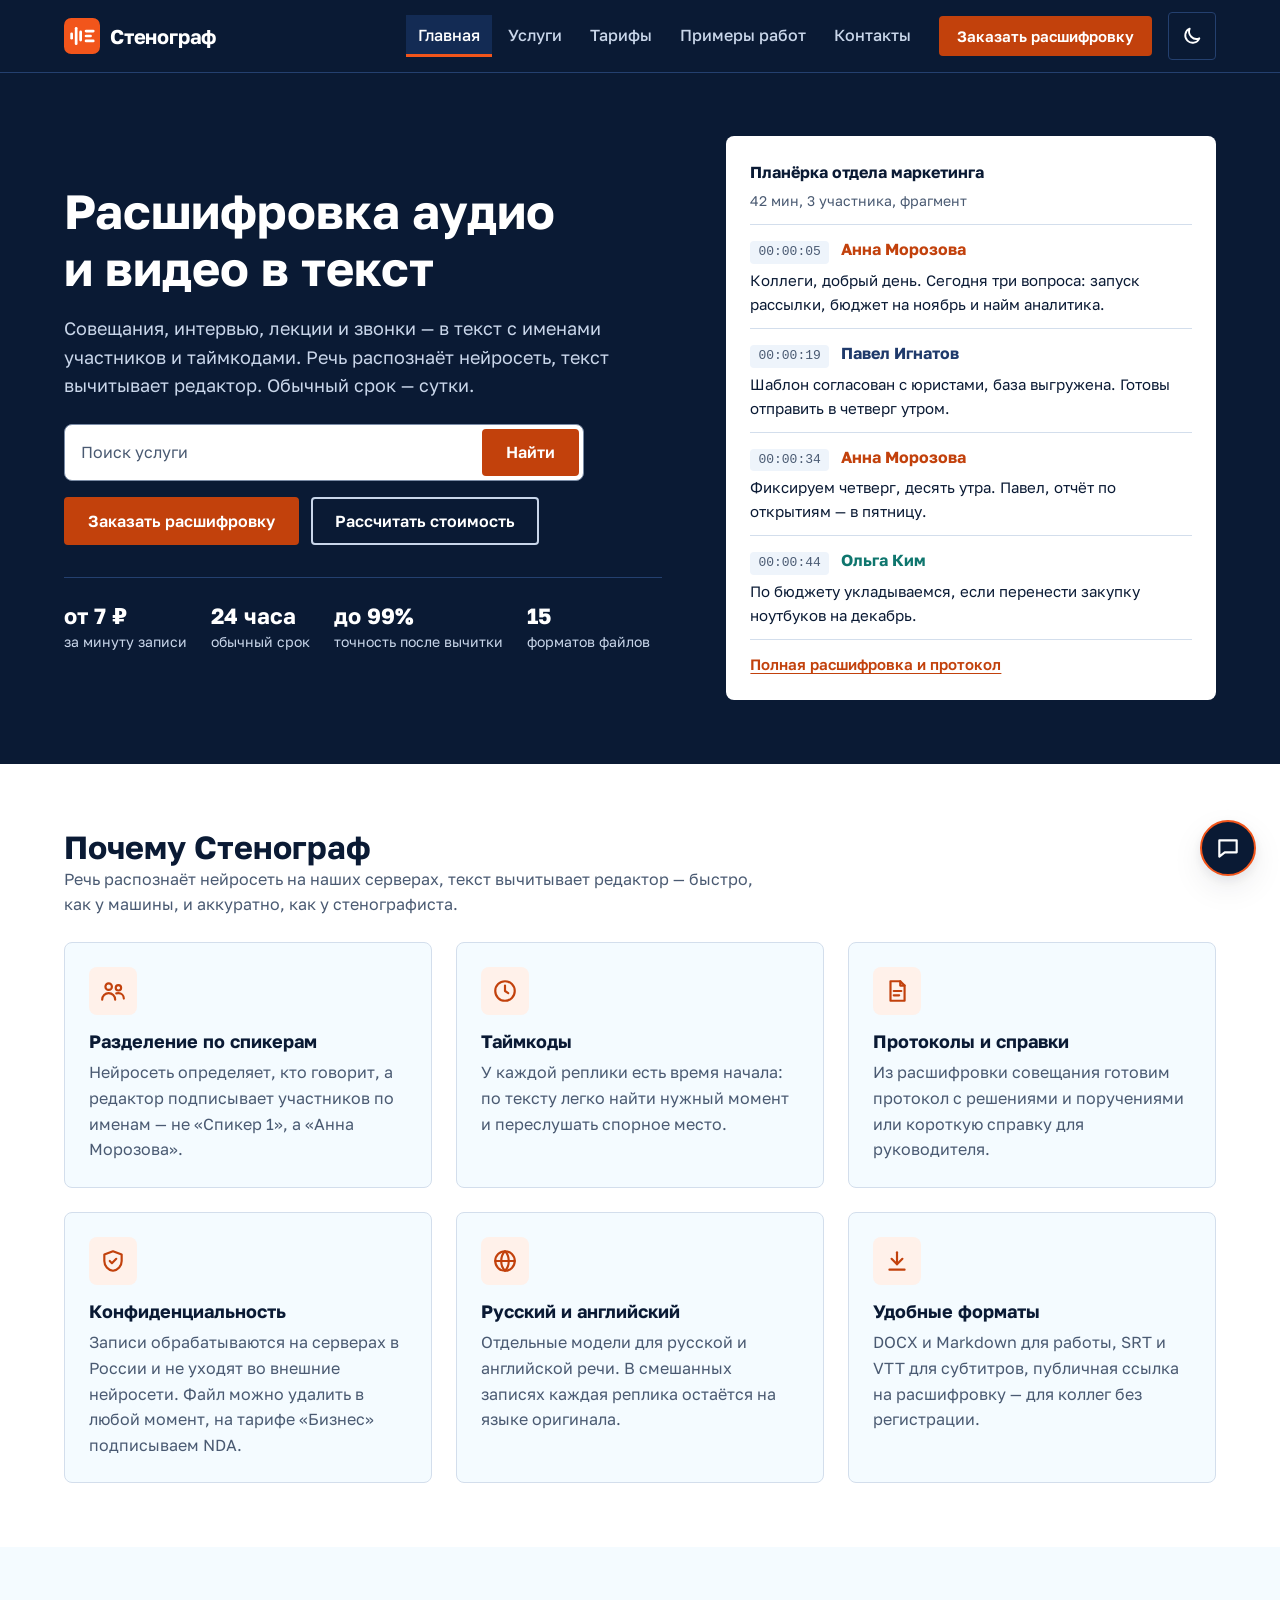
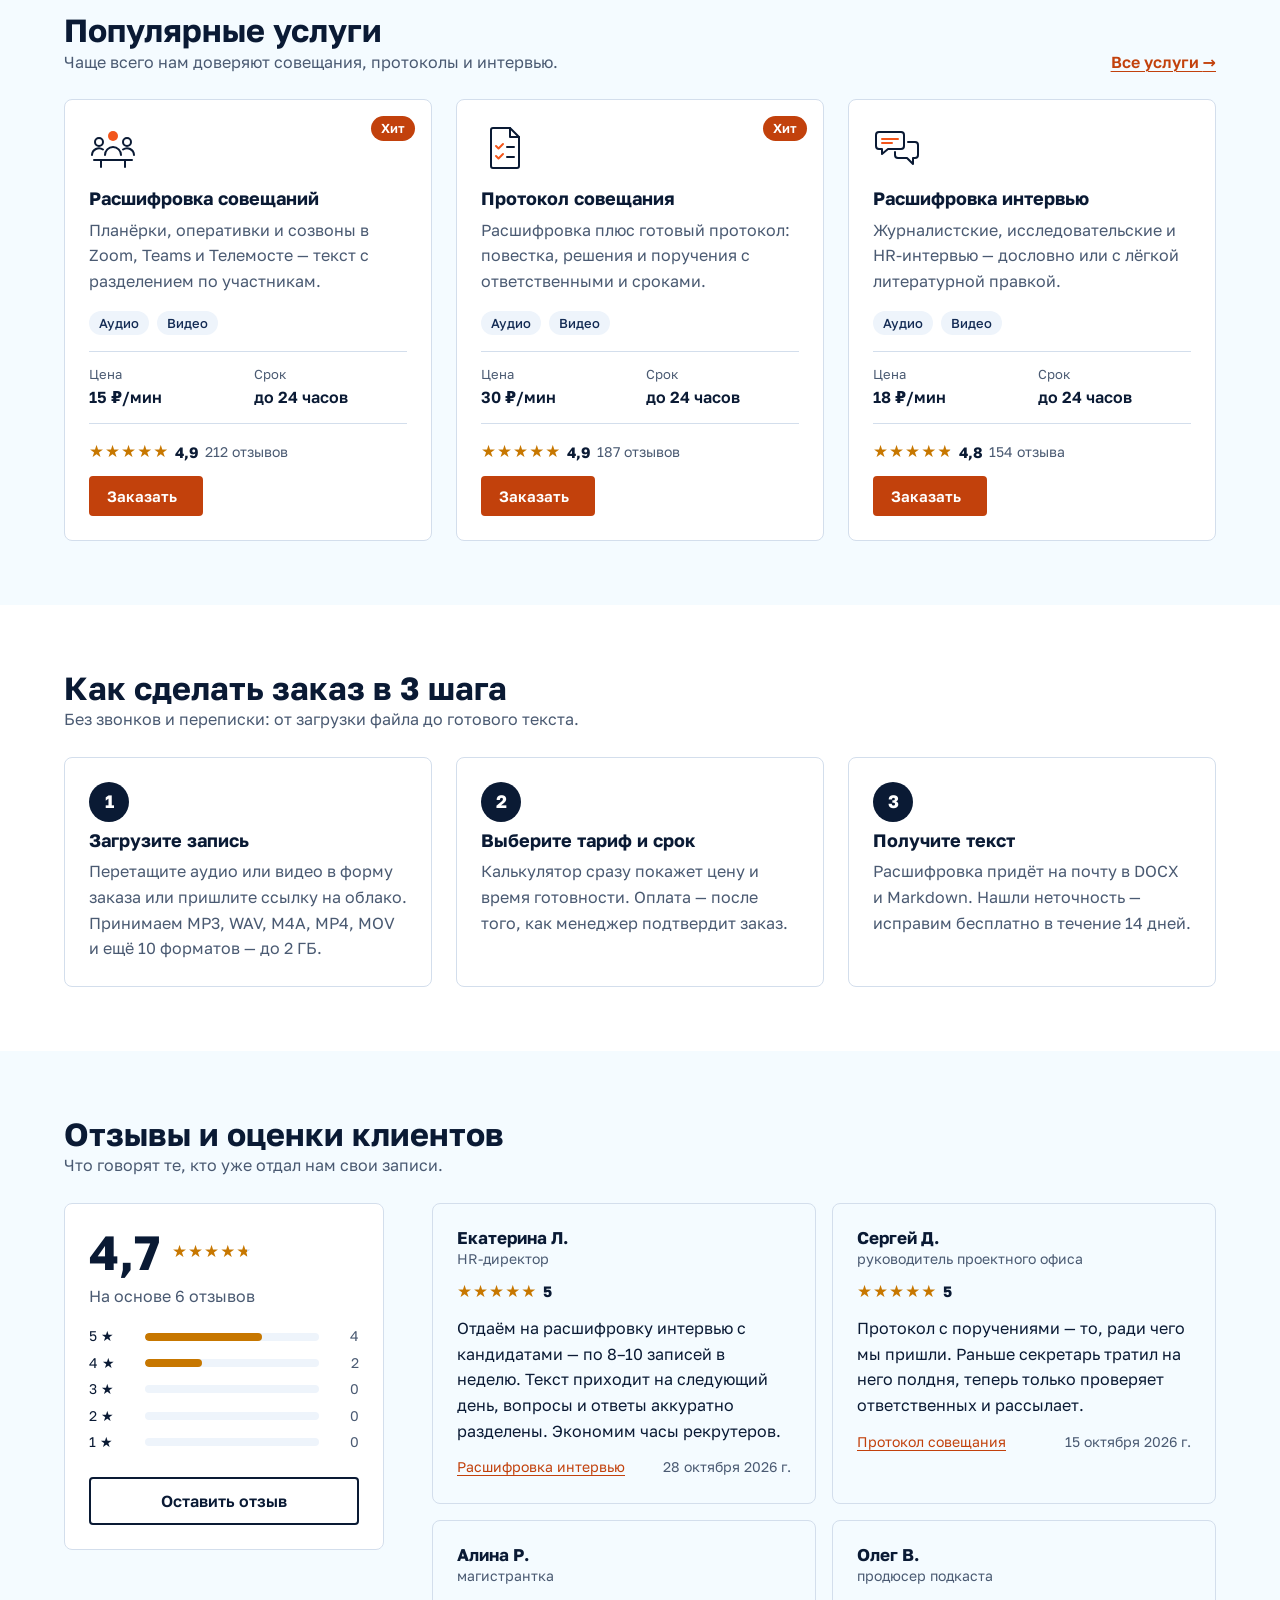
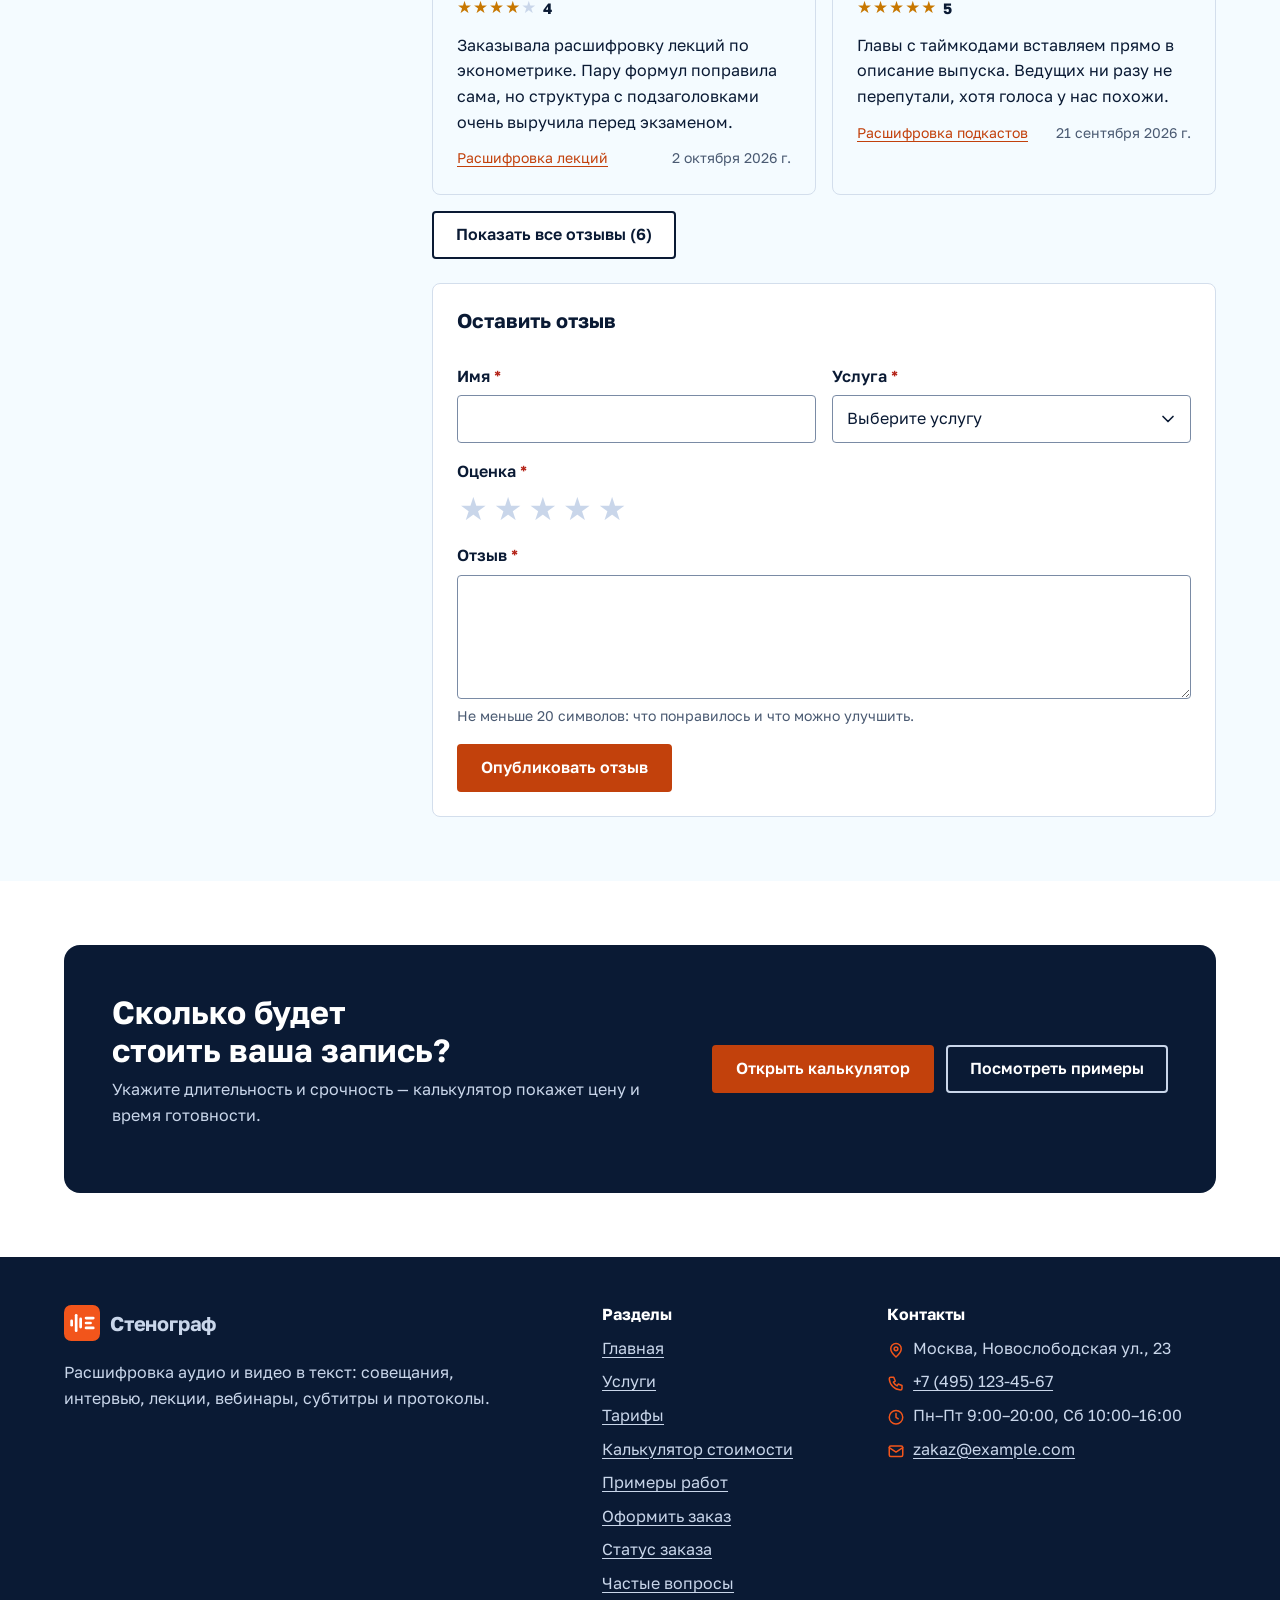
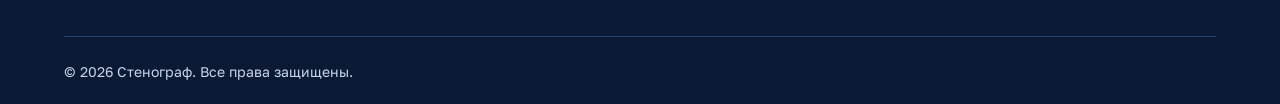
<file: index.html>
<!DOCTYPE html>
<html lang="ru">
<head>
  <meta charset="UTF-8">
  <meta name="viewport" content="width=device-width, initial-scale=1">
  <title>Стенограф — расшифровка аудио и видео в текст</title>
  <meta name="description" content="Расшифровка совещаний, интервью, лекций и вебинаров, субтитры и протоколы. Разделение по спикерам, таймкоды, вычитка редактором. От 7 ₽ за минуту.">
  <meta name="theme-color" content="#0a1a34">
  <link rel="icon" href="images/favicon.svg" type="image/svg+xml">
  <link rel="stylesheet" href="css/style.css?v=3">
  <link rel="stylesheet" href="css/responsive.css?v=3">
  <script>
    /* Отметка «JavaScript включён» — до отрисовки, чтобы меню и фильтры не мигали.
       Предзагрузка шрифта только по http(s): при открытии файла с диска (file://)
       браузер блокирует такой запрос и пишет ошибку в консоль. */
    document.documentElement.classList.add('js');
    /* Тёмная тема, если её выбрали раньше */
    try {
      if (localStorage.getItem('stenograf-theme') === 'dark') document.documentElement.dataset.theme = 'dark';
    } catch (e) {}
    if (location.protocol !== 'file:') {
      var fontPreload = document.createElement('link');
      fontPreload.rel = 'preload';
      fontPreload.as = 'font';
      fontPreload.type = 'font/woff2';
      fontPreload.crossOrigin = 'anonymous';
      fontPreload.href = 'fonts/golos-text-cyrillic-400-normal.woff2';
      document.head.appendChild(fontPreload);
    }
  </script>
  <script src="js/data.js?v=3" defer></script>
  <script src="js/main.js?v=3" defer></script>
</head>
<body id="top">
<a class="skip-link" href="#main">Перейти к содержанию</a>

<header class="site-header">
  <div class="container site-header__inner">
    <a class="logo" href="index.html">
      <img class="logo__mark" src="images/logo.svg" alt="" width="36" height="36">
      <span>Стенограф</span>
    </a>

    <button class="site-header__toggle" type="button" aria-expanded="false" aria-controls="site-menu">
      <span class="site-header__toggle-icon" aria-hidden="true"></span>
      <span class="visually-hidden site-header__toggle-label">Открыть меню</span>
    </button>

    <nav class="site-nav" id="site-menu" aria-label="Основное меню">
      <ul class="site-nav__list">
          <li class="site-nav__item"><a class="site-nav__link" href="index.html" aria-current="page">Главная</a></li>
          <li class="site-nav__item"><a class="site-nav__link" href="catalog.html">Услуги</a></li>
          <li class="site-nav__item"><a class="site-nav__link" href="tariffs.html">Тарифы</a></li>
          <li class="site-nav__item"><a class="site-nav__link" href="examples.html">Примеры работ</a></li>
          <li class="site-nav__item"><a class="site-nav__link" href="contacts.html">Контакты</a></li>
          <li class="site-nav__item site-nav__item--cta"><a class="button button--primary button--small" href="order.html">Заказать расшифровку</a></li>
      </ul>
    </nav>
  </div>
</header>

<main id="main">
  <section class="hero" aria-labelledby="hero-title">
    <div class="container hero__grid">
      <div class="hero__content">
        <h1 class="hero__title" id="hero-title">Расшифровка аудио и видео в текст</h1>
        <p class="hero__lead">
          Совещания, интервью, лекции и звонки — в текст с именами участников и таймкодами.
          Речь распознаёт нейросеть, текст вычитывает редактор. Обычный срок — сутки.
        </p>

        <form class="search hero__search" action="catalog.html" method="get" role="search">
          <label class="visually-hidden" for="hero-search">Найти услугу по названию</label>
          <input class="search__input" id="hero-search" name="q" type="search"
                 placeholder="Поиск услуги" autocomplete="off">
          <button class="button button--primary search__button" type="submit">Найти</button>
        </form>

        <div class="hero__actions">
          <a class="button button--primary" href="order.html">Заказать расшифровку</a>
          <a class="button button--light" href="tariffs.html#calculator">Рассчитать стоимость</a>
        </div>

        <dl class="hero__facts">
          <div class="hero__fact">
            <dt>за минуту записи</dt>
            <dd>от 7 ₽</dd>
          </div>
          <div class="hero__fact">
            <dt>обычный срок</dt>
            <dd>24 часа</dd>
          </div>
          <div class="hero__fact">
            <dt>точность после вычитки</dt>
            <dd>до 99%</dd>
          </div>
          <div class="hero__fact">
            <dt>форматов файлов</dt>
            <dd>15</dd>
          </div>
        </dl>
      </div>

      <figure class="hero__sample">
        <figcaption class="hero__sample-head">
          <span class="hero__sample-title">Планёрка отдела маркетинга</span>
          <span class="hero__sample-meta">42 мин, 3 участника, фрагмент</span>
        </figcaption>
        <ol class="transcript">
          <li class="transcript__item">
            <span class="transcript__head">
              <time class="transcript__time">00:00:05</time>
              <span class="transcript__speaker transcript__speaker--0">Анна Морозова</span>
            </span>
            <p class="transcript__text">Коллеги, добрый день. Сегодня три вопроса: запуск рассылки, бюджет на ноябрь и найм аналитика.</p>
          </li>
          <li class="transcript__item">
            <span class="transcript__head">
              <time class="transcript__time">00:00:19</time>
              <span class="transcript__speaker transcript__speaker--1">Павел Игнатов</span>
            </span>
            <p class="transcript__text">Шаблон согласован с юристами, база выгружена. Готовы отправить в четверг утром.</p>
          </li>
          <li class="transcript__item">
            <span class="transcript__head">
              <time class="transcript__time">00:00:34</time>
              <span class="transcript__speaker transcript__speaker--0">Анна Морозова</span>
            </span>
            <p class="transcript__text">Фиксируем четверг, десять утра. Павел, отчёт по открытиям — в пятницу.</p>
          </li>
          <li class="transcript__item">
            <span class="transcript__head">
              <time class="transcript__time">00:00:44</time>
              <span class="transcript__speaker transcript__speaker--2">Ольга Ким</span>
            </span>
            <p class="transcript__text">По бюджету укладываемся, если перенести закупку ноутбуков на декабрь.</p>
          </li>
        </ol>
        <p class="hero__sample-foot">
          <a href="examples.html">Полная расшифровка и протокол</a>
        </p>
      </figure>
    </div>
  </section>

  <section class="section section--alt" aria-labelledby="features-title">
    <div class="container">
      <div class="section__head">
        <div class="section__head-text">
          <h2 class="section__title" id="features-title">Почему Стенограф</h2>
          <p class="section__lead">
            Речь распознаёт нейросеть на наших серверах, текст вычитывает редактор —
            быстро, как у машины, и аккуратно, как у стенографиста.
          </p>
        </div>
      </div>

      <ul class="grid grid--3">
        <li>
          <article class="feature">
            <span class="feature__icon" aria-hidden="true">
              <svg width="26" height="26" viewBox="0 0 24 24" fill="none" stroke="currentColor" stroke-width="2" stroke-linecap="round" stroke-linejoin="round"><circle cx="8" cy="8" r="3"/><circle cx="17" cy="9" r="2.5"/><path d="M2 20c0-3.3 2.7-6 6-6s6 2.7 6 6"/><path d="M15 14.2c.6-.1 1.3-.2 2-.2 2.8 0 5 2.2 5 5"/></svg>
            </span>
            <h3 class="feature__title">Разделение по спикерам</h3>
            <p class="feature__text">
              Нейросеть определяет, кто говорит, а редактор подписывает участников по именам —
              не «Спикер 1», а «Анна Морозова».
            </p>
          </article>
        </li>
        <li>
          <article class="feature">
            <span class="feature__icon" aria-hidden="true">
              <svg width="26" height="26" viewBox="0 0 24 24" fill="none" stroke="currentColor" stroke-width="2" stroke-linecap="round" stroke-linejoin="round"><circle cx="12" cy="12" r="9"/><path d="M12 7v5l3 2"/></svg>
            </span>
            <h3 class="feature__title">Таймкоды</h3>
            <p class="feature__text">
              У каждой реплики есть время начала: по тексту легко найти нужный момент
              и переслушать спорное место.
            </p>
          </article>
        </li>
        <li>
          <article class="feature">
            <span class="feature__icon" aria-hidden="true">
              <svg width="26" height="26" viewBox="0 0 24 24" fill="none" stroke="currentColor" stroke-width="2" stroke-linecap="round" stroke-linejoin="round"><path d="M6 3h9l4 4v14H6z"/><path d="M15 3v4h4"/><path d="M9 12h7M9 16h5"/></svg>
            </span>
            <h3 class="feature__title">Протоколы и справки</h3>
            <p class="feature__text">
              Из расшифровки совещания готовим протокол с решениями и поручениями
              или короткую справку для руководителя.
            </p>
          </article>
        </li>
        <li>
          <article class="feature">
            <span class="feature__icon" aria-hidden="true">
              <svg width="26" height="26" viewBox="0 0 24 24" fill="none" stroke="currentColor" stroke-width="2" stroke-linecap="round" stroke-linejoin="round"><path d="M12 3l8 3v6c0 4.5-3.4 8.3-8 9-4.6-.7-8-4.5-8-9V6z"/><path d="M9 12l2 2 4-4"/></svg>
            </span>
            <h3 class="feature__title">Конфиденциальность</h3>
            <p class="feature__text">
              Записи обрабатываются на серверах в России и не уходят во внешние нейросети.
              Файл можно удалить в любой момент, на тарифе «Бизнес» подписываем NDA.
            </p>
          </article>
        </li>
        <li>
          <article class="feature">
            <span class="feature__icon" aria-hidden="true">
              <svg width="26" height="26" viewBox="0 0 24 24" fill="none" stroke="currentColor" stroke-width="2" stroke-linecap="round" stroke-linejoin="round"><circle cx="12" cy="12" r="9"/><path d="M3 12h18"/><path d="M12 3c2.5 2.5 3.5 5.5 3.5 9s-1 6.5-3.5 9c-2.5-2.5-3.5-5.5-3.5-9S9.5 5.5 12 3z"/></svg>
            </span>
            <h3 class="feature__title">Русский и английский</h3>
            <p class="feature__text">
              Отдельные модели для русской и английской речи. В смешанных записях
              каждая реплика остаётся на языке оригинала.
            </p>
          </article>
        </li>
        <li>
          <article class="feature">
            <span class="feature__icon" aria-hidden="true">
              <svg width="26" height="26" viewBox="0 0 24 24" fill="none" stroke="currentColor" stroke-width="2" stroke-linecap="round" stroke-linejoin="round"><path d="M12 4v11"/><path d="M7 10l5 5 5-5"/><path d="M5 20h14"/></svg>
            </span>
            <h3 class="feature__title">Удобные форматы</h3>
            <p class="feature__text">
              DOCX и Markdown для работы, SRT и VTT для субтитров, публичная ссылка
              на расшифровку — для коллег без регистрации.
            </p>
          </article>
        </li>
      </ul>
    </div>
  </section>

  <section class="section" aria-labelledby="popular-title">
    <div class="container">
      <div class="section__head">
        <div class="section__head-text">
          <h2 class="section__title" id="popular-title">Популярные услуги</h2>
          <p class="section__lead">Чаще всего нам доверяют совещания, протоколы и интервью.</p>
        </div>
        <a class="section__more" href="catalog.html">Все услуги <span aria-hidden="true">→</span></a>
      </div>

      <div class="grid grid--3" id="popular-services">
        <noscript>
          <p>Список услуг показывается с помощью JavaScript. Откройте <a href="catalog.html">каталог услуг</a>.</p>
        </noscript>
      </div>
    </div>
  </section>

  <section class="section section--alt" aria-labelledby="steps-title">
    <div class="container">
      <div class="section__head">
        <div class="section__head-text">
          <h2 class="section__title" id="steps-title">Как сделать заказ в 3 шага</h2>
          <p class="section__lead">Без звонков и переписки: от загрузки файла до готового текста.</p>
        </div>
      </div>

      <ol class="steps">
        <li class="steps__item">
          <h3 class="steps__title">Загрузите запись</h3>
          <p class="steps__text">
            Перетащите аудио или видео в форму заказа или пришлите ссылку на облако.
            Принимаем MP3, WAV, M4A, MP4, MOV и ещё 10 форматов — до 2 ГБ.
          </p>
        </li>
        <li class="steps__item">
          <h3 class="steps__title">Выберите тариф и срок</h3>
          <p class="steps__text">
            Калькулятор сразу покажет цену и время готовности.
            Оплата — после того, как менеджер подтвердит заказ.
          </p>
        </li>
        <li class="steps__item">
          <h3 class="steps__title">Получите текст</h3>
          <p class="steps__text">
            Расшифровка придёт на почту в DOCX и Markdown. Нашли неточность —
            исправим бесплатно в течение 14 дней.
          </p>
        </li>
      </ol>
    </div>
  </section>

  <section class="section" id="reviews" aria-labelledby="reviews-title">
    <div class="container">
      <div class="section__head">
        <div class="section__head-text">
          <h2 class="section__title" id="reviews-title">Отзывы и оценки клиентов</h2>
          <p class="section__lead">Что говорят те, кто уже отдал нам свои записи.</p>
        </div>
      </div>

      <div class="reviews">
        <div class="reviews__summary card">
          <div class="reviews__average">
            <span class="reviews__average-value" id="reviews-average">4,7</span>
            <span id="reviews-average-stars"></span>
          </div>
          <p class="reviews__total">На основе <span id="reviews-total">6 отзывов</span></p>
          <ul class="rating-bars" id="reviews-bars" aria-label="Распределение оценок"></ul>
          <a class="button button--block" href="#review-form">Оставить отзыв</a>
        </div>

        <div class="reviews__main">
          <ul class="reviews__list" id="reviews-list">
            <noscript>
              <li>Отзывы показываются с помощью JavaScript.</li>
            </noscript>
          </ul>
          <button class="button" type="button" id="reviews-more" aria-controls="reviews-list" aria-expanded="false" hidden>
            Показать все отзывы
          </button>

          <form class="review-form card form" id="review-form" novalidate aria-labelledby="review-form-title">
            <h3 class="review-form__title" id="review-form-title">Оставить отзыв</h3>

            <div class="form__row">
              <div class="field">
                <label class="field__label" for="review-name">
                  Имя <span class="field__required" aria-hidden="true">*</span>
                </label>
                <input class="field__input" id="review-name" name="name" type="text" autocomplete="given-name"
                       required minlength="2" maxlength="40" aria-describedby="review-name-error">
                <p class="field__error" id="review-name-error"></p>
              </div>

              <div class="field">
                <label class="field__label" for="review-service">
                  Услуга <span class="field__required" aria-hidden="true">*</span>
                </label>
                <select class="field__input" id="review-service" name="service" required
                        data-required="Выберите услугу, которую заказывали" aria-describedby="review-service-error">
                  <option value="">Выберите услугу</option>
                </select>
                <p class="field__error" id="review-service-error"></p>
              </div>
            </div>

            <fieldset class="star-input" aria-describedby="rating-error">
              <legend class="star-input__legend">Оценка <span class="field__required" aria-hidden="true">*</span></legend>
              <div class="star-input__items">
                <input class="star-input__radio" type="radio" id="rating-1" name="rating" value="1" required
                       data-required="Поставьте оценку от 1 до 5">
                <label class="star-input__label" for="rating-1"><span aria-hidden="true">★</span><span class="visually-hidden">1 из 5</span></label>
                <input class="star-input__radio" type="radio" id="rating-2" name="rating" value="2">
                <label class="star-input__label" for="rating-2"><span aria-hidden="true">★</span><span class="visually-hidden">2 из 5</span></label>
                <input class="star-input__radio" type="radio" id="rating-3" name="rating" value="3">
                <label class="star-input__label" for="rating-3"><span aria-hidden="true">★</span><span class="visually-hidden">3 из 5</span></label>
                <input class="star-input__radio" type="radio" id="rating-4" name="rating" value="4">
                <label class="star-input__label" for="rating-4"><span aria-hidden="true">★</span><span class="visually-hidden">4 из 5</span></label>
                <input class="star-input__radio" type="radio" id="rating-5" name="rating" value="5">
                <label class="star-input__label" for="rating-5"><span aria-hidden="true">★</span><span class="visually-hidden">5 из 5</span></label>
              </div>
              <p class="field__error" id="rating-error"></p>
            </fieldset>

            <div class="field">
              <label class="field__label" for="review-text">
                Отзыв <span class="field__required" aria-hidden="true">*</span>
              </label>
              <textarea class="field__input" id="review-text" name="text" rows="4" required minlength="20" maxlength="600"
                        aria-describedby="review-text-hint review-text-error"></textarea>
              <p class="field__hint" id="review-text-hint">Не меньше 20 символов: что понравилось и что можно улучшить.</p>
              <p class="field__error" id="review-text-error"></p>
            </div>

            <div class="form__actions">
              <button class="button button--primary" type="submit">Опубликовать отзыв</button>
            </div>
            <p class="form__success" id="review-status" role="status"></p>
          </form>
        </div>
      </div>
    </div>
  </section>

  <section class="section section--alt" aria-labelledby="cta-title">
    <div class="container">
      <div class="cta">
        <div>
          <h2 class="cta__title" id="cta-title">Сколько будет стоить ваша запись?</h2>
          <p class="cta__text">Укажите длительность и срочность — калькулятор покажет цену и время готовности.</p>
        </div>
        <div class="cta__actions">
          <a class="button button--primary" href="tariffs.html#calculator">Открыть калькулятор</a>
          <a class="button button--light" href="examples.html">Посмотреть примеры</a>
        </div>
      </div>
    </div>
  </section>
</main>

<footer class="site-footer">
  <div class="container">
    <div class="site-footer__grid">
      <div class="site-footer__about">
        <a class="logo" href="index.html">
          <img class="logo__mark" src="images/logo.svg" alt="" width="36" height="36">
          <span>Стенограф</span>
        </a>
        <p class="site-footer__text">
          Расшифровка аудио и видео в текст: совещания, интервью, лекции, вебинары, субтитры и протоколы.
        </p>
      </div>

      <nav aria-label="Разделы сайта">
        <h2 class="site-footer__title">Разделы</h2>
        <ul class="site-footer__list">
          <li><a href="index.html">Главная</a></li>
          <li><a href="catalog.html">Услуги</a></li>
          <li><a href="tariffs.html">Тарифы</a></li>
          <li><a href="tariffs.html#calculator">Калькулятор стоимости</a></li>
          <li><a href="examples.html">Примеры работ</a></li>
          <li><a href="order.html">Оформить заказ</a></li>
          <li><a href="order.html#status">Статус заказа</a></li>
          <li><a href="contacts.html#faq">Частые вопросы</a></li>
        </ul>
      </nav>


      <div>
        <h2 class="site-footer__title">Контакты</h2>
        <ul class="site-footer__list site-footer__contacts">
          <li><svg class="site-footer__icon" width="18" height="18" viewBox="0 0 24 24" fill="none" stroke="currentColor" stroke-width="2" stroke-linecap="round" stroke-linejoin="round" aria-hidden="true"><path d="M12 21s-7-6.2-7-11a7 7 0 0 1 14 0c0 4.8-7 11-7 11z"/><circle cx="12" cy="10" r="2.5"/></svg>Москва, Новослободская ул., 23</li>
          <li><svg class="site-footer__icon" width="18" height="18" viewBox="0 0 24 24" fill="none" stroke="currentColor" stroke-width="2" stroke-linecap="round" stroke-linejoin="round" aria-hidden="true"><path d="M5 4h4l2 5-2.5 1.5a11 11 0 0 0 5 5L15 13l5 2v4a2 2 0 0 1-2 2A16 16 0 0 1 3 6a2 2 0 0 1 2-2"/></svg><a href="tel:+74951234567">+7 (495) 123-45-67</a></li>
          <li><svg class="site-footer__icon" width="18" height="18" viewBox="0 0 24 24" fill="none" stroke="currentColor" stroke-width="2" stroke-linecap="round" stroke-linejoin="round" aria-hidden="true"><circle cx="12" cy="12" r="9"/><path d="M12 7v5l3 2"/></svg>Пн–Пт 9:00–20:00, Сб 10:00–16:00</li>
          <li><svg class="site-footer__icon" width="18" height="18" viewBox="0 0 24 24" fill="none" stroke="currentColor" stroke-width="2" stroke-linecap="round" stroke-linejoin="round" aria-hidden="true"><rect x="3" y="5" width="18" height="14" rx="2"/><path d="M3 7l9 6 9-6"/></svg><a href="mailto:zakaz@example.com">zakaz@example.com</a></li>
        </ul>
      </div>
    </div>

    <div class="site-footer__bottom">
      <p>© <span data-year>2026</span> Стенограф. Все права защищены.</p>
    </div>
  </div>
</footer>

<a class="back-to-top" href="#top">
  <svg width="24" height="24" viewBox="0 0 24 24" fill="none" stroke="currentColor" stroke-width="2.5" stroke-linecap="round" stroke-linejoin="round" aria-hidden="true"><path d="M5 4h14"/><path d="M12 20V9"/><path d="M7 13l5-5 5 5"/></svg>
  <span class="visually-hidden">Наверх</span>
</a>
</body>
</html>
</file>
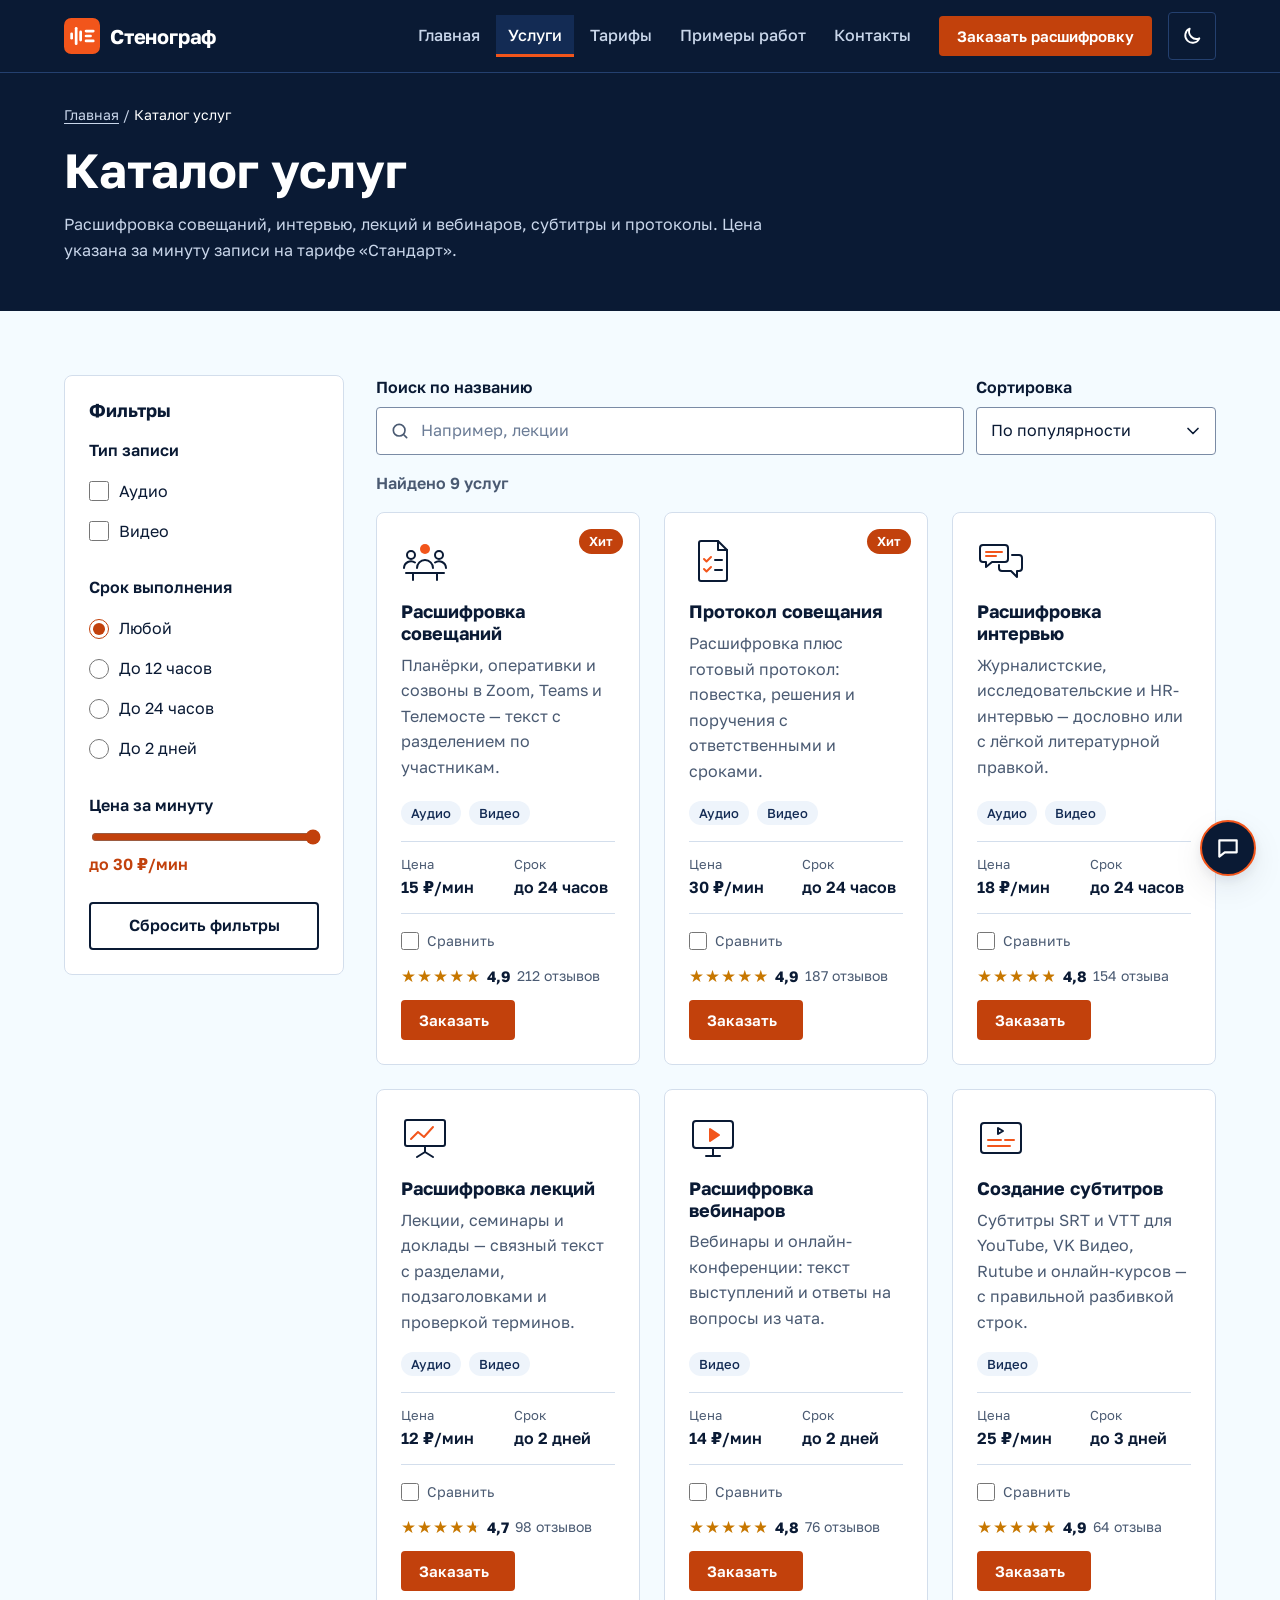
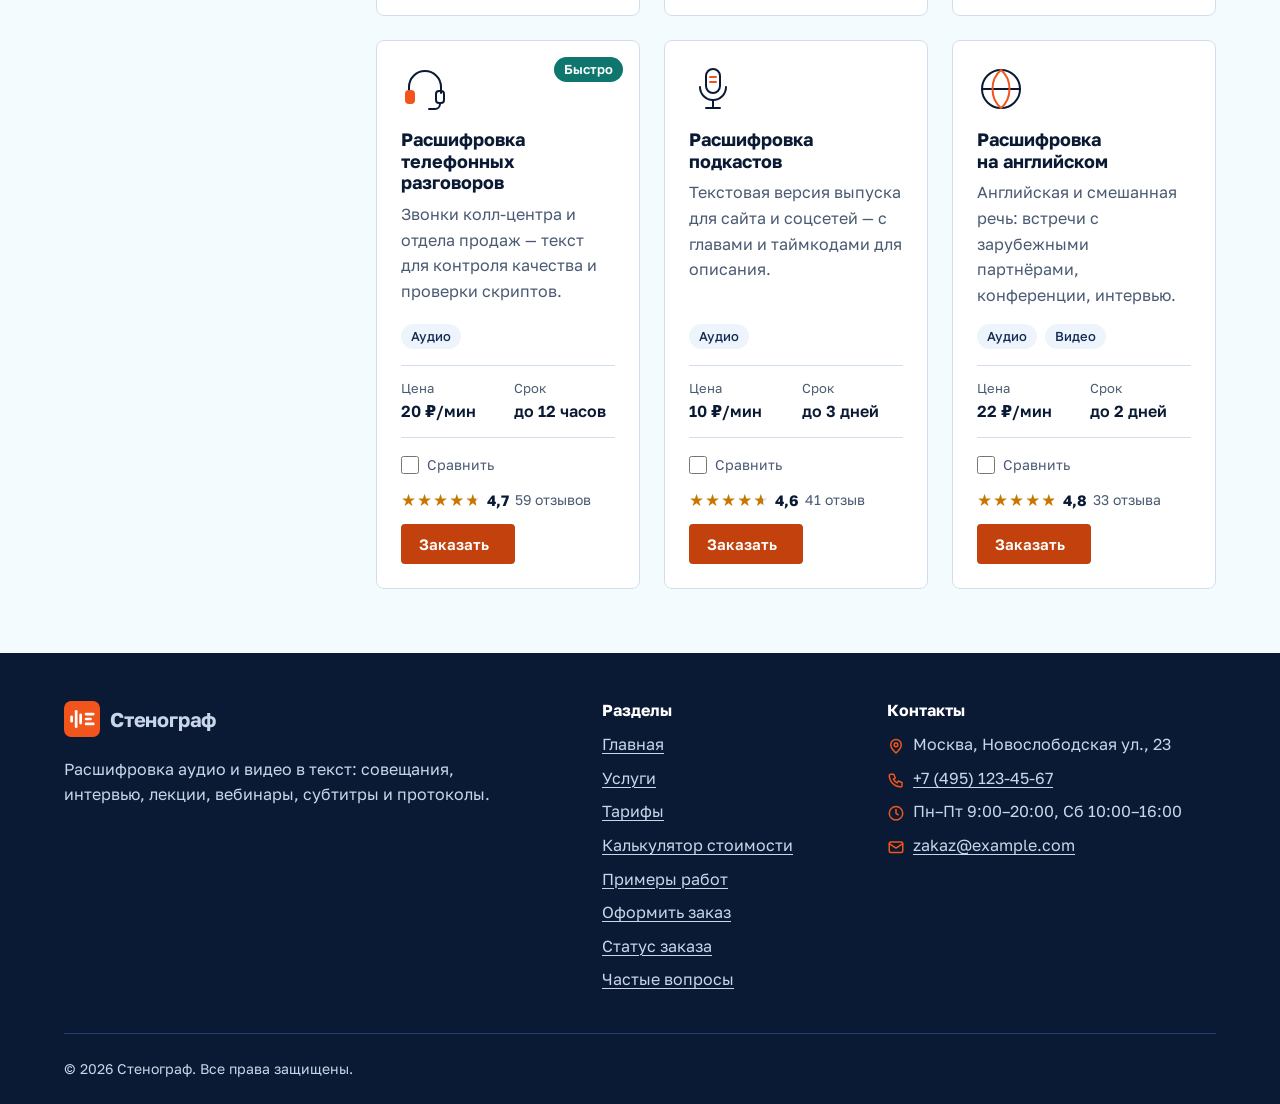
<file: catalog.html>
<!DOCTYPE html>
<html lang="ru">
<head>
  <meta charset="UTF-8">
  <meta name="viewport" content="width=device-width, initial-scale=1">
  <title>Каталог услуг — Стенограф</title>
  <meta name="description" content="Расшифровка совещаний, интервью, лекций, вебинаров, звонков и подкастов, создание субтитров и протоколов. Поиск, фильтры по типу записи, сроку и цене.">
  <meta name="theme-color" content="#0a1a34">
  <link rel="icon" href="images/favicon.svg" type="image/svg+xml">
  <link rel="stylesheet" href="css/style.css?v=3">
  <link rel="stylesheet" href="css/responsive.css?v=3">
  <script>
    /* Отметка «JavaScript включён» — до отрисовки, чтобы меню и фильтры не мигали.
       Предзагрузка шрифта только по http(s): при открытии файла с диска (file://)
       браузер блокирует такой запрос и пишет ошибку в консоль. */
    document.documentElement.classList.add('js');
    /* Тёмная тема, если её выбрали раньше */
    try {
      if (localStorage.getItem('stenograf-theme') === 'dark') document.documentElement.dataset.theme = 'dark';
    } catch (e) {}
    if (location.protocol !== 'file:') {
      var fontPreload = document.createElement('link');
      fontPreload.rel = 'preload';
      fontPreload.as = 'font';
      fontPreload.type = 'font/woff2';
      fontPreload.crossOrigin = 'anonymous';
      fontPreload.href = 'fonts/golos-text-cyrillic-400-normal.woff2';
      document.head.appendChild(fontPreload);
    }
  </script>
  <script src="js/data.js?v=3" defer></script>
  <script src="js/main.js?v=3" defer></script>
</head>
<body id="top">
<a class="skip-link" href="#main">Перейти к содержанию</a>

<header class="site-header">
  <div class="container site-header__inner">
    <a class="logo" href="index.html">
      <img class="logo__mark" src="images/logo.svg" alt="" width="36" height="36">
      <span>Стенограф</span>
    </a>

    <button class="site-header__toggle" type="button" aria-expanded="false" aria-controls="site-menu">
      <span class="site-header__toggle-icon" aria-hidden="true"></span>
      <span class="visually-hidden site-header__toggle-label">Открыть меню</span>
    </button>

    <nav class="site-nav" id="site-menu" aria-label="Основное меню">
      <ul class="site-nav__list">
          <li class="site-nav__item"><a class="site-nav__link" href="index.html">Главная</a></li>
          <li class="site-nav__item"><a class="site-nav__link" href="catalog.html" aria-current="page">Услуги</a></li>
          <li class="site-nav__item"><a class="site-nav__link" href="tariffs.html">Тарифы</a></li>
          <li class="site-nav__item"><a class="site-nav__link" href="examples.html">Примеры работ</a></li>
          <li class="site-nav__item"><a class="site-nav__link" href="contacts.html">Контакты</a></li>
          <li class="site-nav__item site-nav__item--cta"><a class="button button--primary button--small" href="order.html">Заказать расшифровку</a></li>
      </ul>
    </nav>
  </div>
</header>

<main id="main">
  <section class="page-head" aria-labelledby="page-title">
    <div class="container">
      <nav class="breadcrumbs" aria-label="Хлебные крошки">
        <ol class="breadcrumbs__list">
          <li class="breadcrumbs__item"><a class="breadcrumbs__link" href="index.html">Главная</a></li>
          <li class="breadcrumbs__item"><span aria-current="page">Каталог услуг</span></li>
        </ol>
      </nav>
      <h1 class="page-head__title" id="page-title">Каталог услуг</h1>
      <p class="page-head__lead">
        Расшифровка совещаний, интервью, лекций и вебинаров, субтитры и протоколы.
        Цена указана за минуту записи на тарифе «Стандарт».
      </p>
    </div>
  </section>

  <div class="section">
    <div class="container catalog">
      <aside class="filters" aria-label="Фильтры">
        <button class="filters__toggle" type="button" aria-expanded="false" aria-controls="filters-body">
          Фильтры
        </button>

        <div class="filters__body" id="filters-body">
          <h2 class="filters__title">Фильтры</h2>
          <form id="catalog-filters">
            <fieldset class="filters__group">
              <legend>Тип записи</legend>
              <label class="filters__option">
                <input type="checkbox" name="media" value="audio"> Аудио
              </label>
              <label class="filters__option">
                <input type="checkbox" name="media" value="video"> Видео
              </label>
            </fieldset>

            <fieldset class="filters__group">
              <legend>Срок выполнения</legend>
              <label class="filters__option">
                <input type="radio" name="deadline" value="any" checked> Любой
              </label>
              <label class="filters__option">
                <input type="radio" name="deadline" value="12"> До 12 часов
              </label>
              <label class="filters__option">
                <input type="radio" name="deadline" value="24"> До 24 часов
              </label>
              <label class="filters__option">
                <input type="radio" name="deadline" value="48"> До 2 дней
              </label>
            </fieldset>

            <div class="filters__group">
              <label class="filters__label" for="filter-price">Цена за минуту</label>
              <input class="filters__range" id="filter-price" name="price" type="range"
                     min="10" max="30" step="1" value="30" aria-describedby="filter-price-value">
              <output class="filters__range-value" id="filter-price-value" for="filter-price">до 30 ₽/мин</output>
            </div>

            <button class="button button--block" type="button" data-catalog-reset>Сбросить фильтры</button>
          </form>
        </div>
      </aside>

      <section class="catalog__results" aria-labelledby="results-title">
        <h2 class="visually-hidden" id="results-title">Список услуг</h2>

        <div class="catalog-toolbar">
          <div class="field catalog-toolbar__search" role="search">
            <label class="field__label" for="catalog-search">Поиск по названию</label>
            <input class="field__input" id="catalog-search" name="q" type="search"
                   placeholder="Например, лекции" autocomplete="off">
          </div>
          <div class="field catalog-toolbar__sort">
            <label class="field__label" for="catalog-sort">Сортировка</label>
            <select class="field__input" id="catalog-sort" name="sort">
              <option value="popular">По популярности</option>
              <option value="price-asc">Сначала дешевле</option>
              <option value="price-desc">Сначала дороже</option>
              <option value="rating">По рейтингу</option>
            </select>
          </div>
        </div>

        <p class="catalog-toolbar__count" id="catalog-count" role="status"></p>

        <div class="grid grid--3 catalog__list" id="catalog-list">
          <noscript>
            <p>Каталог, поиск и фильтры работают с помощью JavaScript. Включите его в браузере или
              <a href="contacts.html">свяжитесь с нами</a> — подберём услугу.</p>
          </noscript>
        </div>

        <div class="catalog-empty" id="catalog-empty" hidden>
          <h3 class="catalog-empty__title">Ничего не нашлось</h3>
          <p>Попробуйте изменить запрос или ослабить фильтры.</p>
          <button class="button button--primary" type="button" data-catalog-reset>Сбросить фильтры</button>
        </div>
      </section>
    </div>
  </div>
</main>

<!-- Панель сравнения появляется, когда отмечена хотя бы одна услуга -->
<div class="compare-bar" id="compare-bar" hidden>
  <p class="compare-bar__count" id="compare-count"></p>
  <button class="button button--primary button--small" id="compare-open" type="button">Сравнить</button>
  <button class="button button--small" id="compare-clear" type="button">Очистить</button>
</div>

<dialog class="dialog dialog--wide" id="compare-dialog" aria-labelledby="compare-title">
  <div class="dialog__inner">
    <button class="dialog__close" type="button" data-dialog-close aria-label="Закрыть окно">
      <span aria-hidden="true">×</span>
    </button>
    <h2 class="dialog__title" id="compare-title">Сравнение услуг</h2>
    <div class="table-wrap" id="compare-table"></div>
  </div>
</dialog>

<footer class="site-footer">
  <div class="container">
    <div class="site-footer__grid">
      <div class="site-footer__about">
        <a class="logo" href="index.html">
          <img class="logo__mark" src="images/logo.svg" alt="" width="36" height="36">
          <span>Стенограф</span>
        </a>
        <p class="site-footer__text">
          Расшифровка аудио и видео в текст: совещания, интервью, лекции, вебинары, субтитры и протоколы.
        </p>
      </div>

      <nav aria-label="Разделы сайта">
        <h2 class="site-footer__title">Разделы</h2>
        <ul class="site-footer__list">
          <li><a href="index.html">Главная</a></li>
          <li><a href="catalog.html">Услуги</a></li>
          <li><a href="tariffs.html">Тарифы</a></li>
          <li><a href="tariffs.html#calculator">Калькулятор стоимости</a></li>
          <li><a href="examples.html">Примеры работ</a></li>
          <li><a href="order.html">Оформить заказ</a></li>
          <li><a href="order.html#status">Статус заказа</a></li>
          <li><a href="contacts.html#faq">Частые вопросы</a></li>
        </ul>
      </nav>


      <div>
        <h2 class="site-footer__title">Контакты</h2>
        <ul class="site-footer__list site-footer__contacts">
          <li><svg class="site-footer__icon" width="18" height="18" viewBox="0 0 24 24" fill="none" stroke="currentColor" stroke-width="2" stroke-linecap="round" stroke-linejoin="round" aria-hidden="true"><path d="M12 21s-7-6.2-7-11a7 7 0 0 1 14 0c0 4.8-7 11-7 11z"/><circle cx="12" cy="10" r="2.5"/></svg>Москва, Новослободская ул., 23</li>
          <li><svg class="site-footer__icon" width="18" height="18" viewBox="0 0 24 24" fill="none" stroke="currentColor" stroke-width="2" stroke-linecap="round" stroke-linejoin="round" aria-hidden="true"><path d="M5 4h4l2 5-2.5 1.5a11 11 0 0 0 5 5L15 13l5 2v4a2 2 0 0 1-2 2A16 16 0 0 1 3 6a2 2 0 0 1 2-2"/></svg><a href="tel:+74951234567">+7 (495) 123-45-67</a></li>
          <li><svg class="site-footer__icon" width="18" height="18" viewBox="0 0 24 24" fill="none" stroke="currentColor" stroke-width="2" stroke-linecap="round" stroke-linejoin="round" aria-hidden="true"><circle cx="12" cy="12" r="9"/><path d="M12 7v5l3 2"/></svg>Пн–Пт 9:00–20:00, Сб 10:00–16:00</li>
          <li><svg class="site-footer__icon" width="18" height="18" viewBox="0 0 24 24" fill="none" stroke="currentColor" stroke-width="2" stroke-linecap="round" stroke-linejoin="round" aria-hidden="true"><rect x="3" y="5" width="18" height="14" rx="2"/><path d="M3 7l9 6 9-6"/></svg><a href="mailto:zakaz@example.com">zakaz@example.com</a></li>
        </ul>
      </div>
    </div>

    <div class="site-footer__bottom">
      <p>© <span data-year>2026</span> Стенограф. Все права защищены.</p>
    </div>
  </div>
</footer>

<a class="back-to-top" href="#top">
  <svg width="24" height="24" viewBox="0 0 24 24" fill="none" stroke="currentColor" stroke-width="2.5" stroke-linecap="round" stroke-linejoin="round" aria-hidden="true"><path d="M5 4h14"/><path d="M12 20V9"/><path d="M7 13l5-5 5 5"/></svg>
  <span class="visually-hidden">Наверх</span>
</a>
</body>
</html>
</file>
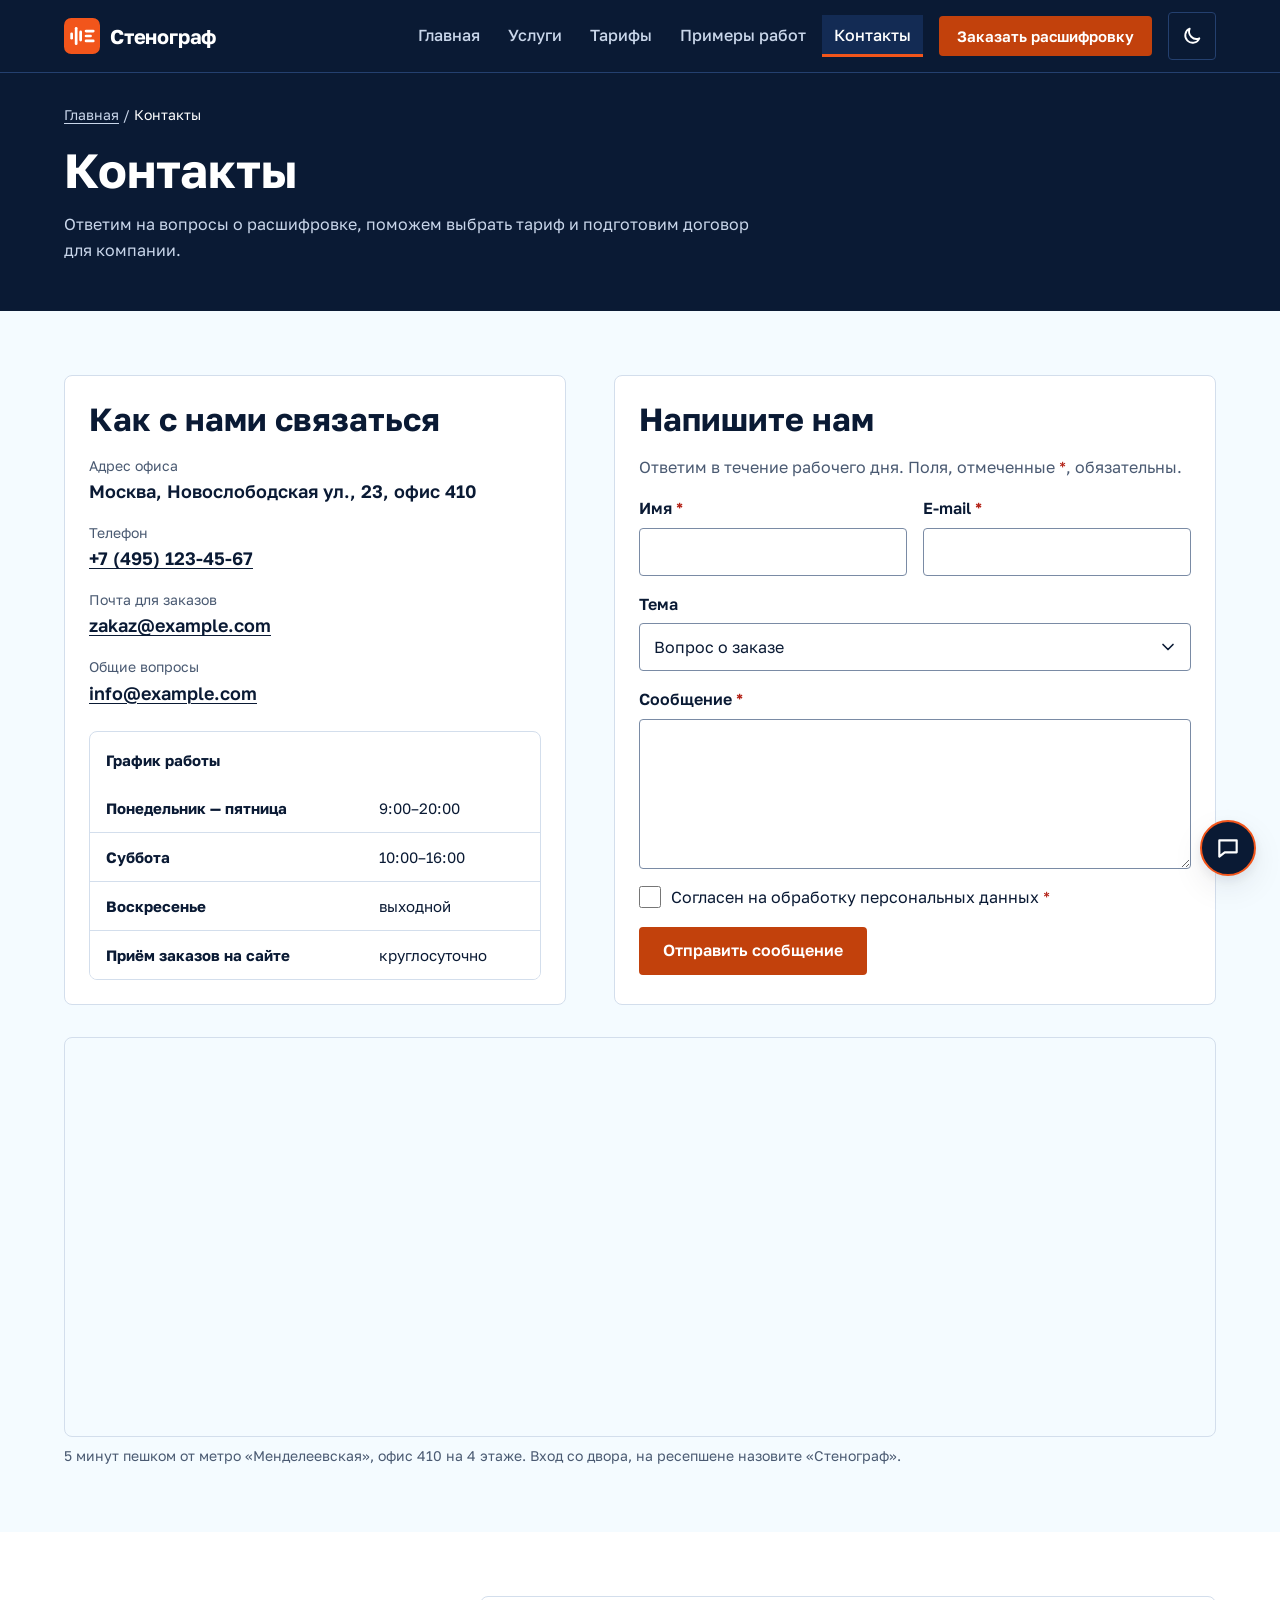
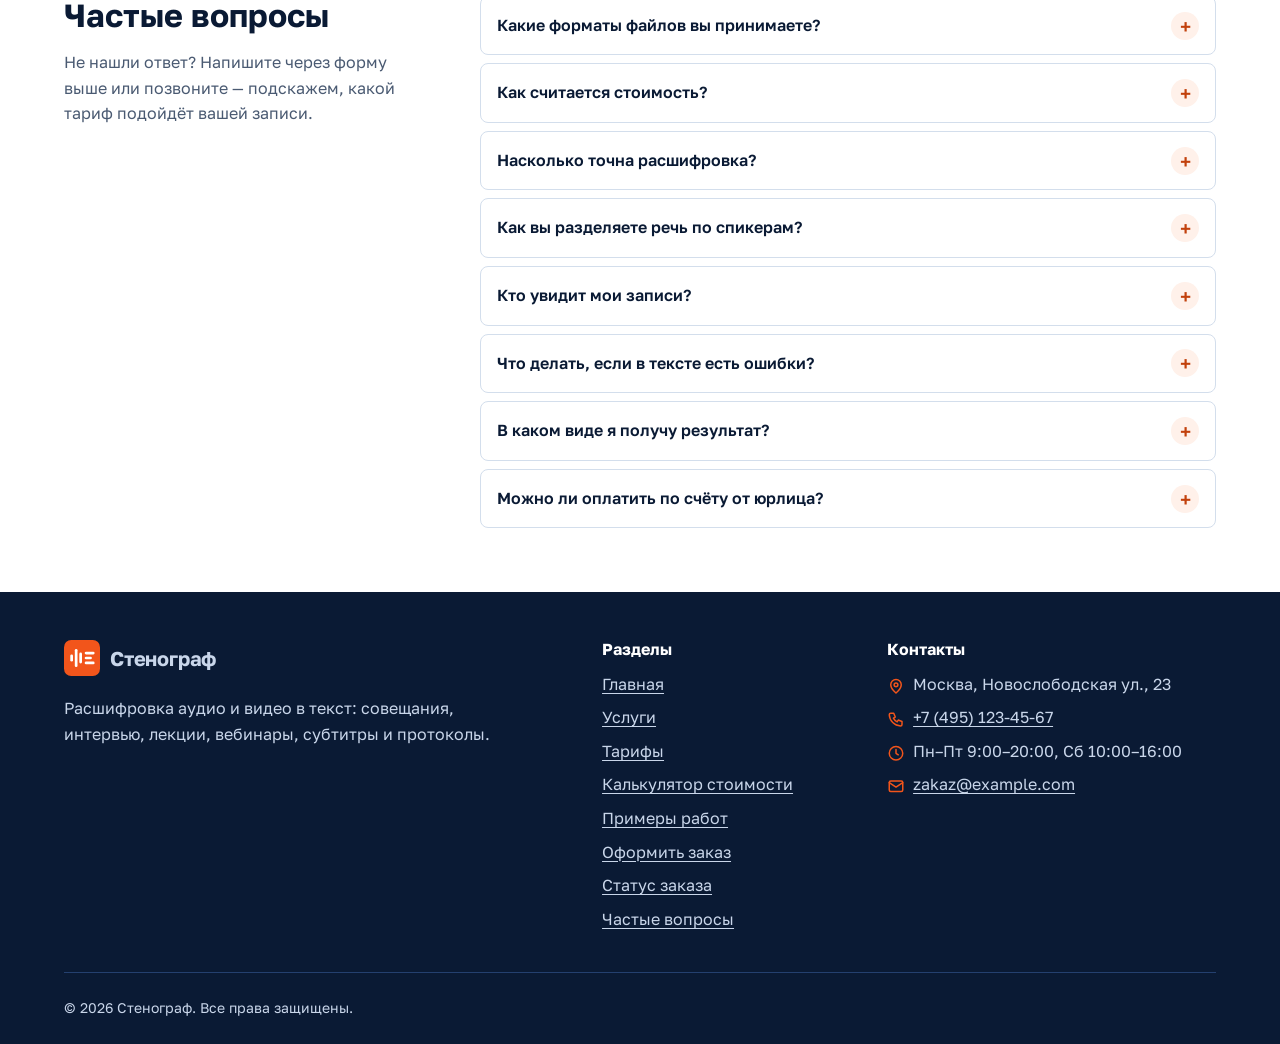
<file: contacts.html>
<!DOCTYPE html>
<html lang="ru">
<head>
  <meta charset="UTF-8">
  <meta name="viewport" content="width=device-width, initial-scale=1">
  <title>Контакты и частые вопросы — Стенограф</title>
  <meta name="description" content="Адрес, телефон, почта и график работы сервиса расшифровки «Стенограф». Форма обратной связи и ответы на частые вопросы.">
  <meta name="theme-color" content="#0a1a34">
  <link rel="icon" href="images/favicon.svg" type="image/svg+xml">
  <link rel="stylesheet" href="css/style.css?v=3">
  <link rel="stylesheet" href="css/responsive.css?v=3">
  <script>
    /* Отметка «JavaScript включён» — до отрисовки, чтобы меню и фильтры не мигали.
       Предзагрузка шрифта только по http(s): при открытии файла с диска (file://)
       браузер блокирует такой запрос и пишет ошибку в консоль. */
    document.documentElement.classList.add('js');
    /* Тёмная тема, если её выбрали раньше */
    try {
      if (localStorage.getItem('stenograf-theme') === 'dark') document.documentElement.dataset.theme = 'dark';
    } catch (e) {}
    if (location.protocol !== 'file:') {
      var fontPreload = document.createElement('link');
      fontPreload.rel = 'preload';
      fontPreload.as = 'font';
      fontPreload.type = 'font/woff2';
      fontPreload.crossOrigin = 'anonymous';
      fontPreload.href = 'fonts/golos-text-cyrillic-400-normal.woff2';
      document.head.appendChild(fontPreload);
    }
  </script>
  <script src="js/data.js?v=3" defer></script>
  <script src="js/main.js?v=3" defer></script>
</head>
<body id="top">
<a class="skip-link" href="#main">Перейти к содержанию</a>

<header class="site-header">
  <div class="container site-header__inner">
    <a class="logo" href="index.html">
      <img class="logo__mark" src="images/logo.svg" alt="" width="36" height="36">
      <span>Стенограф</span>
    </a>

    <button class="site-header__toggle" type="button" aria-expanded="false" aria-controls="site-menu">
      <span class="site-header__toggle-icon" aria-hidden="true"></span>
      <span class="visually-hidden site-header__toggle-label">Открыть меню</span>
    </button>

    <nav class="site-nav" id="site-menu" aria-label="Основное меню">
      <ul class="site-nav__list">
          <li class="site-nav__item"><a class="site-nav__link" href="index.html">Главная</a></li>
          <li class="site-nav__item"><a class="site-nav__link" href="catalog.html">Услуги</a></li>
          <li class="site-nav__item"><a class="site-nav__link" href="tariffs.html">Тарифы</a></li>
          <li class="site-nav__item"><a class="site-nav__link" href="examples.html">Примеры работ</a></li>
          <li class="site-nav__item"><a class="site-nav__link" href="contacts.html" aria-current="page">Контакты</a></li>
          <li class="site-nav__item site-nav__item--cta"><a class="button button--primary button--small" href="order.html">Заказать расшифровку</a></li>
      </ul>
    </nav>
  </div>
</header>

<main id="main">
  <section class="page-head" aria-labelledby="page-title">
    <div class="container">
      <nav class="breadcrumbs" aria-label="Хлебные крошки">
        <ol class="breadcrumbs__list">
          <li class="breadcrumbs__item"><a class="breadcrumbs__link" href="index.html">Главная</a></li>
          <li class="breadcrumbs__item"><span aria-current="page">Контакты</span></li>
        </ol>
      </nav>
      <h1 class="page-head__title" id="page-title">Контакты</h1>
      <p class="page-head__lead">
        Ответим на вопросы о расшифровке, поможем выбрать тариф и подготовим договор для компании.
      </p>
    </div>
  </section>

  <section class="section" aria-label="Контакты и обратная связь">
    <div class="container contacts">
      <div class="card">
        <h2>Как с нами связаться</h2>
        <address>
          <dl class="contact-list">
            <div class="contact-list__item">
              <dt>Адрес офиса</dt>
              <dd>Москва, Новослободская ул., 23, офис 410</dd>
            </div>
            <div class="contact-list__item">
              <dt>Телефон</dt>
              <dd><a href="tel:+74951234567">+7 (495) 123-45-67</a></dd>
            </div>
            <div class="contact-list__item">
              <dt>Почта для заказов</dt>
              <dd><a href="mailto:zakaz@example.com">zakaz@example.com</a></dd>
            </div>
            <div class="contact-list__item">
              <dt>Общие вопросы</dt>
              <dd><a href="mailto:info@example.com">info@example.com</a></dd>
            </div>
          </dl>
        </address>

        <div class="schedule table-wrap">
          <table class="table">
            <caption>График работы</caption>
            <tbody>
              <tr>
                <th scope="row">Понедельник — пятница</th>
                <td>9:00–20:00</td>
              </tr>
              <tr>
                <th scope="row">Суббота</th>
                <td>10:00–16:00</td>
              </tr>
              <tr>
                <th scope="row">Воскресенье</th>
                <td>выходной</td>
              </tr>
              <tr>
                <th scope="row">Приём заказов на сайте</th>
                <td>круглосуточно</td>
              </tr>
            </tbody>
          </table>
        </div>
      </div>

      <div class="card">
        <h2 id="feedback-title">Напишите нам</h2>
        <p class="muted">Ответим в течение рабочего дня. Поля, отмеченные <span class="field__required" aria-hidden="true">*</span><span class="visually-hidden">звёздочкой</span>, обязательны.</p>

        <form class="form" id="feedback-form" novalidate aria-labelledby="feedback-title">
          <div class="form__row">
            <div class="field">
              <label class="field__label" for="feedback-name">
                Имя <span class="field__required" aria-hidden="true">*</span>
              </label>
              <input class="field__input" id="feedback-name" name="name" type="text" autocomplete="name"
                     required minlength="2" maxlength="60" aria-describedby="feedback-name-error">
              <p class="field__error" id="feedback-name-error"></p>
            </div>
            <div class="field">
              <label class="field__label" for="feedback-email">
                E-mail <span class="field__required" aria-hidden="true">*</span>
              </label>
              <input class="field__input" id="feedback-email" name="email" type="email" autocomplete="email"
                     required aria-describedby="feedback-email-error">
              <p class="field__error" id="feedback-email-error"></p>
            </div>
          </div>

          <div class="field">
            <label class="field__label" for="feedback-topic">Тема</label>
            <select class="field__input" id="feedback-topic" name="topic">
              <option>Вопрос о заказе</option>
              <option>Тарифы и цены</option>
              <option>Договор для компании</option>
              <option>Качество расшифровки</option>
              <option>Другое</option>
            </select>
          </div>

          <div class="field">
            <label class="field__label" for="feedback-message">
              Сообщение <span class="field__required" aria-hidden="true">*</span>
            </label>
            <textarea class="field__input" id="feedback-message" name="message" rows="5" required minlength="10" maxlength="1000"
                      aria-describedby="feedback-message-error"></textarea>
            <p class="field__error" id="feedback-message-error"></p>
          </div>

          <div class="field">
            <label class="checkbox">
              <input id="feedback-consent" name="consent" type="checkbox" required
                     data-required="Нужно согласие на обработку данных" aria-describedby="feedback-consent-error">
              <span>Согласен на обработку персональных данных <span class="field__required" aria-hidden="true">*</span></span>
            </label>
            <p class="field__error" id="feedback-consent-error"></p>
          </div>

          <div class="form__actions">
            <button class="button button--primary" type="submit">Отправить сообщение</button>
          </div>
          <p class="form__success" id="feedback-success" role="status"></p>
        </form>
      </div>
    </div>
    <!-- Карта на всю ширину под контактами и формой -->
    <div class="container">
      <figure class="map">
        <iframe src="https://yandex.ru/map-widget/v1/?ll=37.598501%2C55.781510&amp;z=16&amp;pt=37.598501%2C55.781510%2Cpm2rdm"
                loading="lazy" allowfullscreen
                title="Яндекс Карта: Москва, Новослободская ул., 23"></iframe>
        <figcaption>5 минут пешком от метро «Менделеевская», офис 410 на 4 этаже. Вход со двора, на ресепшене назовите «Стенограф».</figcaption>
      </figure>
    </div>
  </section>

  <section class="section section--alt" id="faq" aria-labelledby="faq-title">
    <div class="container faq-layout">
      <div>
        <h2 id="faq-title">Частые вопросы</h2>
        <p class="muted">
          Не нашли ответ? Напишите через форму выше или позвоните —
          подскажем, какой тариф подойдёт вашей записи.
        </p>
      </div>

      <div class="faq">
        <details class="faq__item">
          <summary class="faq__question">Какие форматы файлов вы принимаете?</summary>
          <div class="faq__answer">
            <p>Аудио: MP3, WAV, OGG, FLAC, M4A, AAC, WMA, OPUS. Видео: MP4, MKV, AVI, MOV, WEBM, WMV, FLV.
              Один файл — до 2 ГБ; если больше, пришлите ссылку на облако.</p>
          </div>
        </details>
        <details class="faq__item">
          <summary class="faq__question">Как считается стоимость?</summary>
          <div class="faq__answer">
            <p>Длительность записи в минутах умножается на цену услуги за минуту с учётом тарифа и срочности.
              Минимальный заказ — 300 ₽. От 300 минут — скидка 5%, от 600 минут — 10%.
              Точную сумму покажет <a href="tariffs.html#calculator">калькулятор</a>.</p>
          </div>
        </details>
        <details class="faq__item">
          <summary class="faq__question">Насколько точна расшифровка?</summary>
          <div class="faq__answer">
            <p>Автоматическое распознавание на чистой записи даёт 92–96%. После вычитки редактором
              (тарифы «Стандарт» и «Бизнес») — до 98–99%. На точность влияют шум, эхо и одновременная речь.</p>
          </div>
        </details>
        <details class="faq__item">
          <summary class="faq__question">Как вы разделяете речь по спикерам?</summary>
          <div class="faq__answer">
            <p>Нейросеть определяет, где говорит один и тот же человек, и делит текст на реплики «Спикер 1», «Спикер 2».
              На тарифах «Стандарт» и «Бизнес» редактор заменяет их на имена — укажите участников в комментарии к заказу.</p>
          </div>
        </details>
        <details class="faq__item">
          <summary class="faq__question">Кто увидит мои записи?</summary>
          <div class="faq__answer">
            <p>Файлы обрабатываются на наших серверах в России и не передаются третьим лицам и внешним нейросетям.
              Доступ есть только у редактора вашего заказа. Удалить файл и расшифровку можно в любой момент,
              на тарифе «Бизнес» подписываем NDA.</p>
          </div>
        </details>
        <details class="faq__item">
          <summary class="faq__question">Что делать, если в тексте есть ошибки?</summary>
          <div class="faq__answer">
            <p>Напишите нам в течение 14 дней — исправим бесплатно. Спорные места мы заранее помечаем
              как [неразборчиво 00:12:41], чтобы их было легко найти и переслушать.</p>
          </div>
        </details>
        <details class="faq__item">
          <summary class="faq__question">В каком виде я получу результат?</summary>
          <div class="faq__answer">
            <p>Файлы DOCX и Markdown на почту и в личном кабинете, для субтитров — SRT и VTT.
              По желанию — публичная ссылка на расшифровку, которая открывается без регистрации. Ссылку можно отозвать.</p>
          </div>
        </details>
        <details class="faq__item">
          <summary class="faq__question">Можно ли оплатить по счёту от юрлица?</summary>
          <div class="faq__answer">
            <p>Да. Выставляем счёт, работаем по договору, закрывающие документы отправляем через ЭДО или почтой.</p>
          </div>
        </details>
      </div>
    </div>
  </section>
</main>

<footer class="site-footer">
  <div class="container">
    <div class="site-footer__grid">
      <div class="site-footer__about">
        <a class="logo" href="index.html">
          <img class="logo__mark" src="images/logo.svg" alt="" width="36" height="36">
          <span>Стенограф</span>
        </a>
        <p class="site-footer__text">
          Расшифровка аудио и видео в текст: совещания, интервью, лекции, вебинары, субтитры и протоколы.
        </p>
      </div>

      <nav aria-label="Разделы сайта">
        <h2 class="site-footer__title">Разделы</h2>
        <ul class="site-footer__list">
          <li><a href="index.html">Главная</a></li>
          <li><a href="catalog.html">Услуги</a></li>
          <li><a href="tariffs.html">Тарифы</a></li>
          <li><a href="tariffs.html#calculator">Калькулятор стоимости</a></li>
          <li><a href="examples.html">Примеры работ</a></li>
          <li><a href="order.html">Оформить заказ</a></li>
          <li><a href="order.html#status">Статус заказа</a></li>
          <li><a href="contacts.html#faq">Частые вопросы</a></li>
        </ul>
      </nav>


      <div>
        <h2 class="site-footer__title">Контакты</h2>
        <ul class="site-footer__list site-footer__contacts">
          <li><svg class="site-footer__icon" width="18" height="18" viewBox="0 0 24 24" fill="none" stroke="currentColor" stroke-width="2" stroke-linecap="round" stroke-linejoin="round" aria-hidden="true"><path d="M12 21s-7-6.2-7-11a7 7 0 0 1 14 0c0 4.8-7 11-7 11z"/><circle cx="12" cy="10" r="2.5"/></svg>Москва, Новослободская ул., 23</li>
          <li><svg class="site-footer__icon" width="18" height="18" viewBox="0 0 24 24" fill="none" stroke="currentColor" stroke-width="2" stroke-linecap="round" stroke-linejoin="round" aria-hidden="true"><path d="M5 4h4l2 5-2.5 1.5a11 11 0 0 0 5 5L15 13l5 2v4a2 2 0 0 1-2 2A16 16 0 0 1 3 6a2 2 0 0 1 2-2"/></svg><a href="tel:+74951234567">+7 (495) 123-45-67</a></li>
          <li><svg class="site-footer__icon" width="18" height="18" viewBox="0 0 24 24" fill="none" stroke="currentColor" stroke-width="2" stroke-linecap="round" stroke-linejoin="round" aria-hidden="true"><circle cx="12" cy="12" r="9"/><path d="M12 7v5l3 2"/></svg>Пн–Пт 9:00–20:00, Сб 10:00–16:00</li>
          <li><svg class="site-footer__icon" width="18" height="18" viewBox="0 0 24 24" fill="none" stroke="currentColor" stroke-width="2" stroke-linecap="round" stroke-linejoin="round" aria-hidden="true"><rect x="3" y="5" width="18" height="14" rx="2"/><path d="M3 7l9 6 9-6"/></svg><a href="mailto:zakaz@example.com">zakaz@example.com</a></li>
        </ul>
      </div>
    </div>

    <div class="site-footer__bottom">
      <p>© <span data-year>2026</span> Стенограф. Все права защищены.</p>
    </div>
  </div>
</footer>

<a class="back-to-top" href="#top">
  <svg width="24" height="24" viewBox="0 0 24 24" fill="none" stroke="currentColor" stroke-width="2.5" stroke-linecap="round" stroke-linejoin="round" aria-hidden="true"><path d="M5 4h14"/><path d="M12 20V9"/><path d="M7 13l5-5 5 5"/></svg>
  <span class="visually-hidden">Наверх</span>
</a>
</body>
</html>
</file>
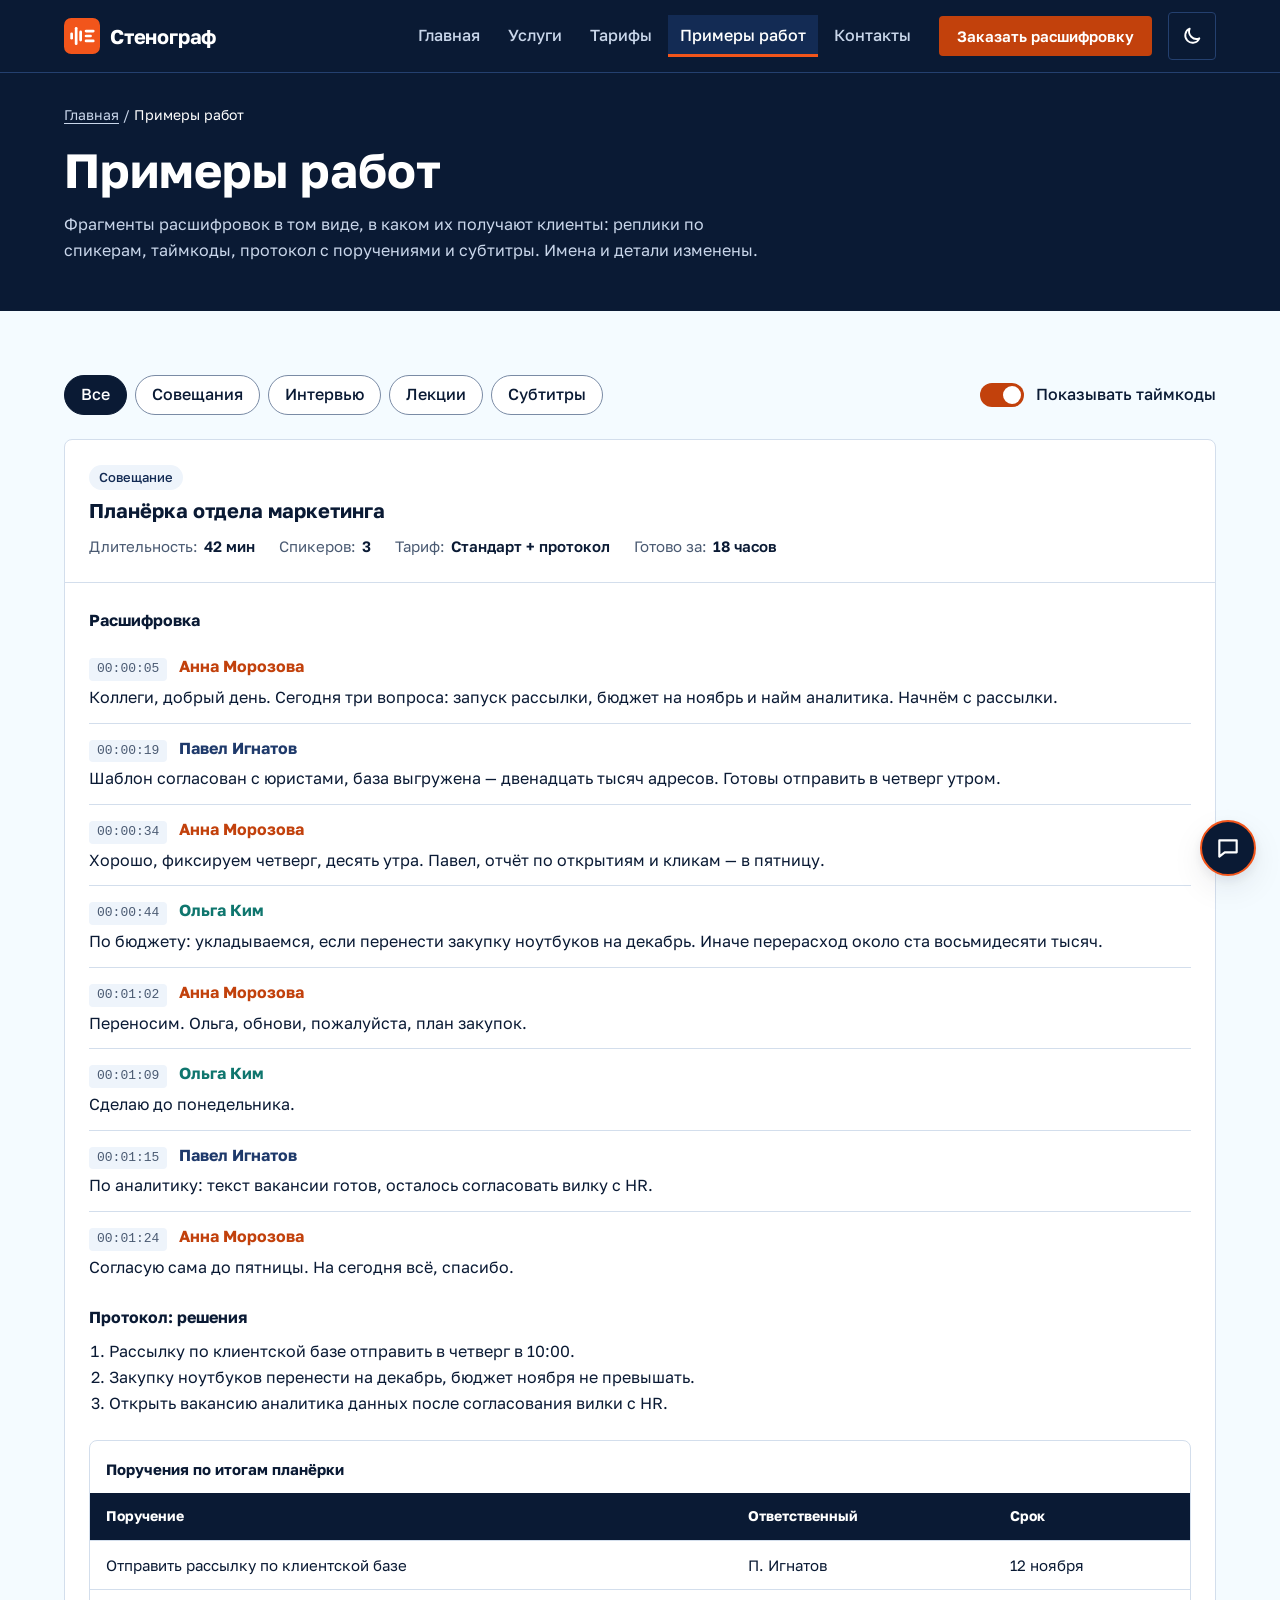
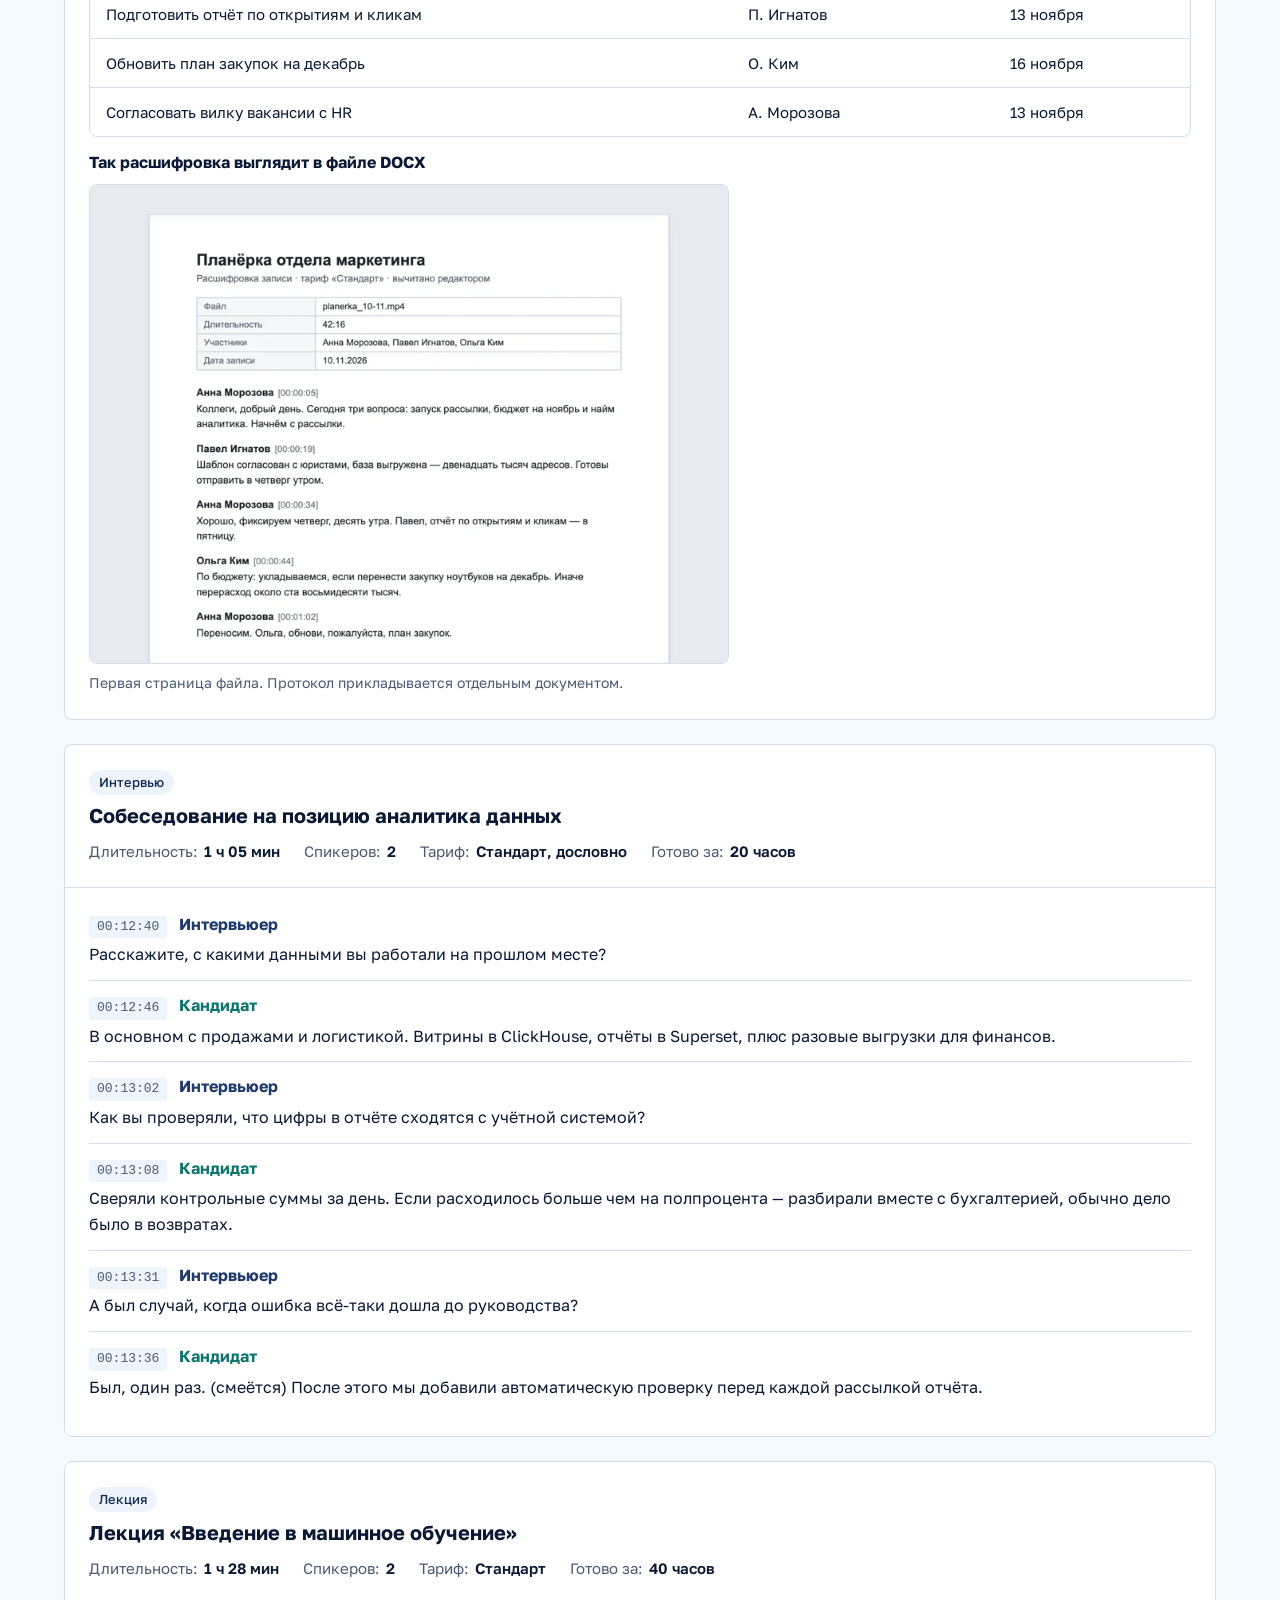
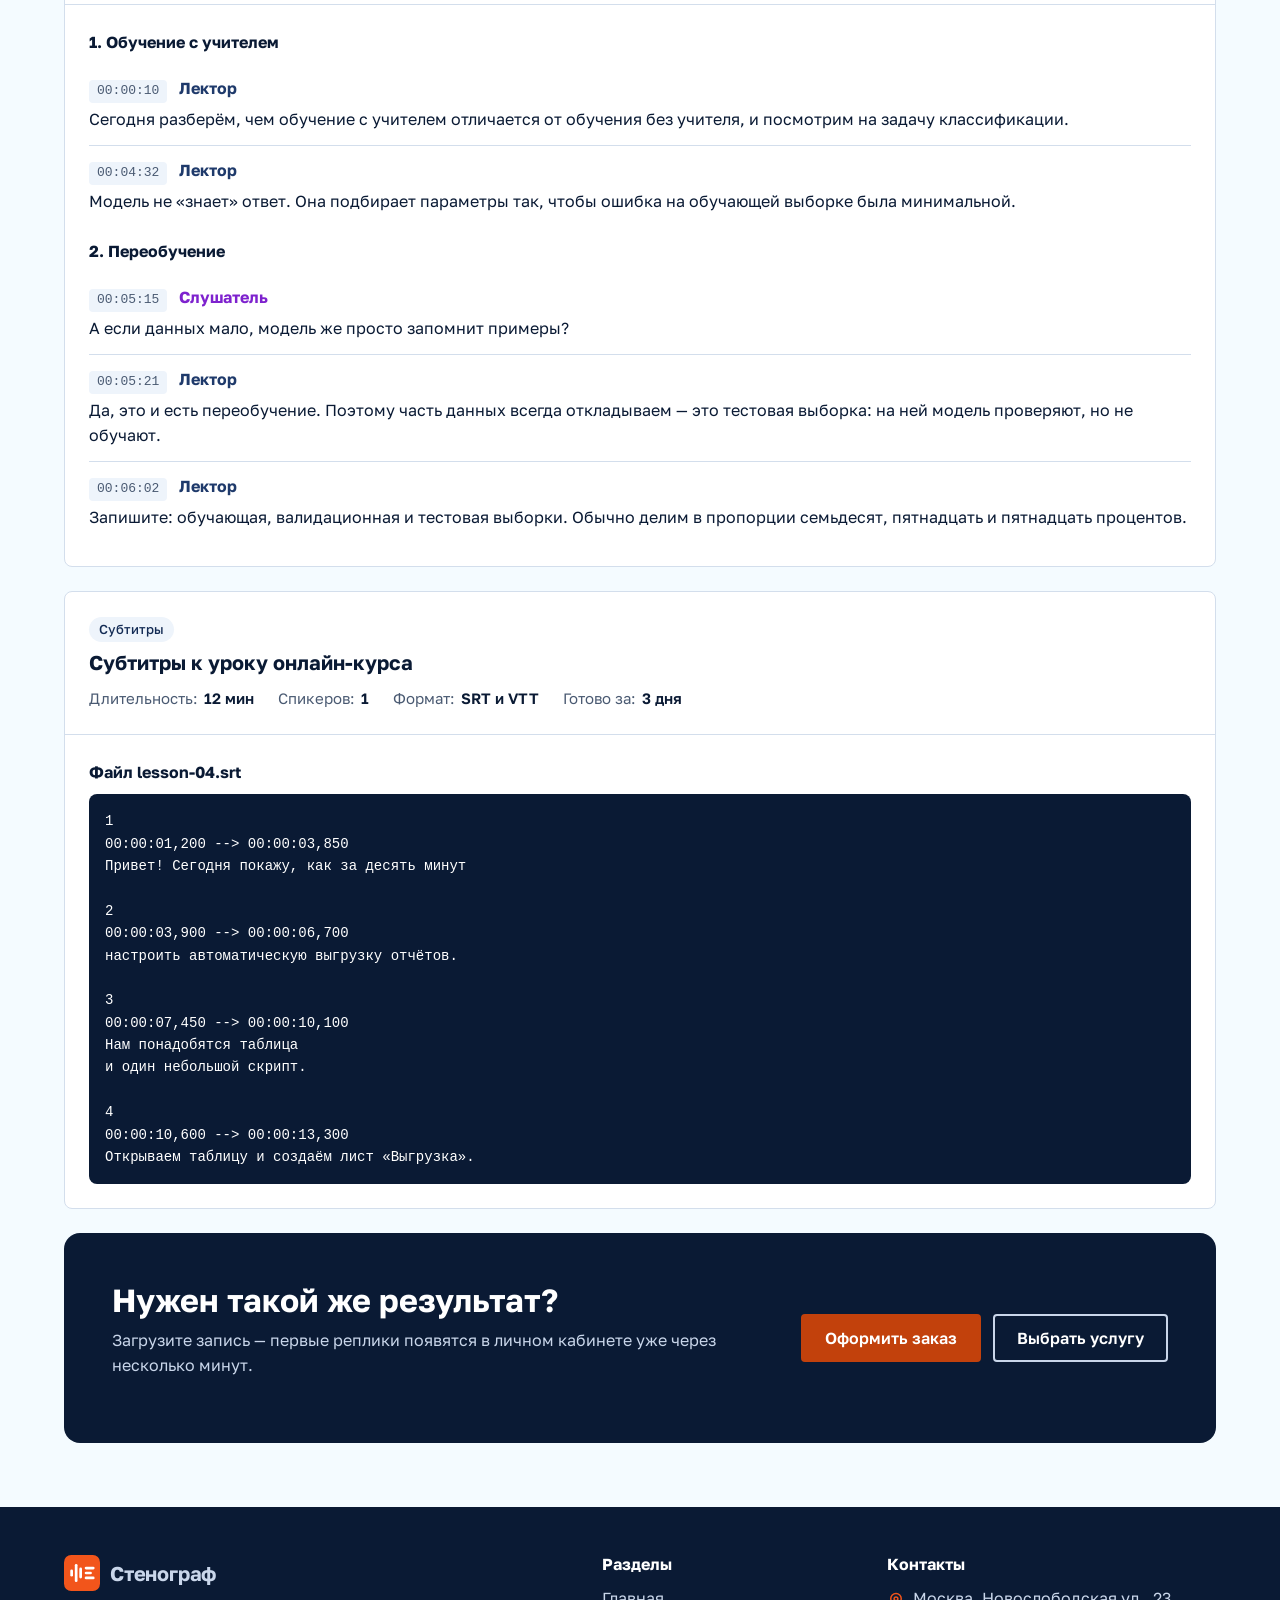
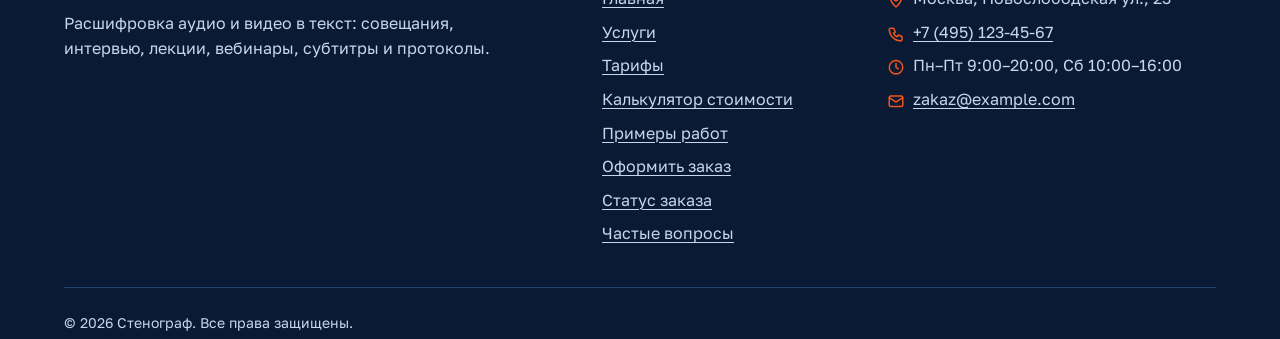
<file: examples.html>
<!DOCTYPE html>
<html lang="ru">
<head>
  <meta charset="UTF-8">
  <meta name="viewport" content="width=device-width, initial-scale=1">
  <title>Примеры работ — Стенограф</title>
  <meta name="description" content="Образцы расшифровок совещаний, интервью и лекций с разделением по спикерам и таймкодами, пример протокола и субтитров SRT.">
  <meta name="theme-color" content="#0a1a34">
  <link rel="icon" href="images/favicon.svg" type="image/svg+xml">
  <link rel="stylesheet" href="css/style.css?v=3">
  <link rel="stylesheet" href="css/responsive.css?v=3">
  <script>
    /* Отметка «JavaScript включён» — до отрисовки, чтобы меню и фильтры не мигали.
       Предзагрузка шрифта только по http(s): при открытии файла с диска (file://)
       браузер блокирует такой запрос и пишет ошибку в консоль. */
    document.documentElement.classList.add('js');
    /* Тёмная тема, если её выбрали раньше */
    try {
      if (localStorage.getItem('stenograf-theme') === 'dark') document.documentElement.dataset.theme = 'dark';
    } catch (e) {}
    if (location.protocol !== 'file:') {
      var fontPreload = document.createElement('link');
      fontPreload.rel = 'preload';
      fontPreload.as = 'font';
      fontPreload.type = 'font/woff2';
      fontPreload.crossOrigin = 'anonymous';
      fontPreload.href = 'fonts/golos-text-cyrillic-400-normal.woff2';
      document.head.appendChild(fontPreload);
    }
  </script>
  <script src="js/data.js?v=3" defer></script>
  <script src="js/main.js?v=3" defer></script>
</head>
<body id="top">
<a class="skip-link" href="#main">Перейти к содержанию</a>

<header class="site-header">
  <div class="container site-header__inner">
    <a class="logo" href="index.html">
      <img class="logo__mark" src="images/logo.svg" alt="" width="36" height="36">
      <span>Стенограф</span>
    </a>

    <button class="site-header__toggle" type="button" aria-expanded="false" aria-controls="site-menu">
      <span class="site-header__toggle-icon" aria-hidden="true"></span>
      <span class="visually-hidden site-header__toggle-label">Открыть меню</span>
    </button>

    <nav class="site-nav" id="site-menu" aria-label="Основное меню">
      <ul class="site-nav__list">
          <li class="site-nav__item"><a class="site-nav__link" href="index.html">Главная</a></li>
          <li class="site-nav__item"><a class="site-nav__link" href="catalog.html">Услуги</a></li>
          <li class="site-nav__item"><a class="site-nav__link" href="tariffs.html">Тарифы</a></li>
          <li class="site-nav__item"><a class="site-nav__link" href="examples.html" aria-current="page">Примеры работ</a></li>
          <li class="site-nav__item"><a class="site-nav__link" href="contacts.html">Контакты</a></li>
          <li class="site-nav__item site-nav__item--cta"><a class="button button--primary button--small" href="order.html">Заказать расшифровку</a></li>
      </ul>
    </nav>
  </div>
</header>

<main id="main">
  <section class="page-head" aria-labelledby="page-title">
    <div class="container">
      <nav class="breadcrumbs" aria-label="Хлебные крошки">
        <ol class="breadcrumbs__list">
          <li class="breadcrumbs__item"><a class="breadcrumbs__link" href="index.html">Главная</a></li>
          <li class="breadcrumbs__item"><span aria-current="page">Примеры работ</span></li>
        </ol>
      </nav>
      <h1 class="page-head__title" id="page-title">Примеры работ</h1>
      <p class="page-head__lead">
        Фрагменты расшифровок в том виде, в каком их получают клиенты: реплики по спикерам,
        таймкоды, протокол с поручениями и субтитры. Имена и детали изменены.
      </p>
    </div>
  </section>

  <section class="section" aria-label="Образцы расшифровок">
    <div class="container">
      <div class="examples-toolbar">
        <ul class="filter-buttons" aria-label="Тип записи">
          <li><button class="filter-buttons__button" type="button" data-filter="all" aria-pressed="true">Все</button></li>
          <li><button class="filter-buttons__button" type="button" data-filter="meetings" aria-pressed="false">Совещания</button></li>
          <li><button class="filter-buttons__button" type="button" data-filter="interviews" aria-pressed="false">Интервью</button></li>
          <li><button class="filter-buttons__button" type="button" data-filter="lectures" aria-pressed="false">Лекции</button></li>
          <li><button class="filter-buttons__button" type="button" data-filter="subtitles" aria-pressed="false">Субтитры</button></li>
        </ul>

        <label class="switch">
          <input class="switch__input" id="toggle-timecodes" type="checkbox" checked>
          Показывать таймкоды
        </label>
      </div>

      <p class="visually-hidden" id="examples-status" role="status"></p>

      <div class="examples" id="examples">
        <article class="example" data-category="meetings" aria-labelledby="example-1">
          <header class="example__header">
            <p class="example__type"><span class="tag">Совещание</span></p>
            <h2 class="example__title" id="example-1">Планёрка отдела маркетинга</h2>
            <dl class="example__meta">
              <div><dt>Длительность:</dt><dd>42 мин</dd></div>
              <div><dt>Спикеров:</dt><dd>3</dd></div>
              <div><dt>Тариф:</dt><dd>Стандарт + протокол</dd></div>
              <div><dt>Готово за:</dt><dd>18 часов</dd></div>
            </dl>
          </header>
          <div class="example__body">
            <h3 class="example__subtitle">Расшифровка</h3>
            <ol class="transcript">
              <li class="transcript__item">
                <span class="transcript__head">
                  <time class="transcript__time">00:00:05</time>
                  <span class="transcript__speaker transcript__speaker--0">Анна Морозова</span>
                </span>
                <p class="transcript__text">Коллеги, добрый день. Сегодня три вопроса: запуск рассылки, бюджет на ноябрь и найм аналитика. Начнём с рассылки.</p>
              </li>
              <li class="transcript__item">
                <span class="transcript__head">
                  <time class="transcript__time">00:00:19</time>
                  <span class="transcript__speaker transcript__speaker--1">Павел Игнатов</span>
                </span>
                <p class="transcript__text">Шаблон согласован с юристами, база выгружена — двенадцать тысяч адресов. Готовы отправить в четверг утром.</p>
              </li>
              <li class="transcript__item">
                <span class="transcript__head">
                  <time class="transcript__time">00:00:34</time>
                  <span class="transcript__speaker transcript__speaker--0">Анна Морозова</span>
                </span>
                <p class="transcript__text">Хорошо, фиксируем четверг, десять утра. Павел, отчёт по открытиям и кликам — в пятницу.</p>
              </li>
              <li class="transcript__item">
                <span class="transcript__head">
                  <time class="transcript__time">00:00:44</time>
                  <span class="transcript__speaker transcript__speaker--2">Ольга Ким</span>
                </span>
                <p class="transcript__text">По бюджету: укладываемся, если перенести закупку ноутбуков на декабрь. Иначе перерасход около ста восьмидесяти тысяч.</p>
              </li>
              <li class="transcript__item">
                <span class="transcript__head">
                  <time class="transcript__time">00:01:02</time>
                  <span class="transcript__speaker transcript__speaker--0">Анна Морозова</span>
                </span>
                <p class="transcript__text">Переносим. Ольга, обнови, пожалуйста, план закупок.</p>
              </li>
              <li class="transcript__item">
                <span class="transcript__head">
                  <time class="transcript__time">00:01:09</time>
                  <span class="transcript__speaker transcript__speaker--2">Ольга Ким</span>
                </span>
                <p class="transcript__text">Сделаю до понедельника.</p>
              </li>
              <li class="transcript__item">
                <span class="transcript__head">
                  <time class="transcript__time">00:01:15</time>
                  <span class="transcript__speaker transcript__speaker--1">Павел Игнатов</span>
                </span>
                <p class="transcript__text">По аналитику: текст вакансии готов, осталось согласовать вилку с HR.</p>
              </li>
              <li class="transcript__item">
                <span class="transcript__head">
                  <time class="transcript__time">00:01:24</time>
                  <span class="transcript__speaker transcript__speaker--0">Анна Морозова</span>
                </span>
                <p class="transcript__text">Согласую сама до пятницы. На сегодня всё, спасибо.</p>
              </li>
            </ol>

            <h3 class="example__subtitle">Протокол: решения</h3>
            <ol class="protocol__list">
              <li>Рассылку по клиентской базе отправить в четверг в 10:00.</li>
              <li>Закупку ноутбуков перенести на декабрь, бюджет ноября не превышать.</li>
              <li>Открыть вакансию аналитика данных после согласования вилки с HR.</li>
            </ol>

            <div class="table-wrap">
              <table class="table table--stack">
                <caption>Поручения по итогам планёрки</caption>
                <thead>
                  <tr>
                    <th scope="col">Поручение</th>
                    <th scope="col">Ответственный</th>
                    <th scope="col">Срок</th>
                  </tr>
                </thead>
                <tbody>
                  <tr>
                    <td data-label="Поручение">Отправить рассылку по клиентской базе</td>
                    <td data-label="Ответственный">П. Игнатов</td>
                    <td data-label="Срок">12 ноября</td>
                  </tr>
                  <tr>
                    <td data-label="Поручение">Подготовить отчёт по открытиям и кликам</td>
                    <td data-label="Ответственный">П. Игнатов</td>
                    <td data-label="Срок">13 ноября</td>
                  </tr>
                  <tr>
                    <td data-label="Поручение">Обновить план закупок на декабрь</td>
                    <td data-label="Ответственный">О. Ким</td>
                    <td data-label="Срок">16 ноября</td>
                  </tr>
                  <tr>
                    <td data-label="Поручение">Согласовать вилку вакансии с HR</td>
                    <td data-label="Ответственный">А. Морозова</td>
                    <td data-label="Срок">13 ноября</td>
                  </tr>
                </tbody>
              </table>
            </div>

            <h3 class="example__subtitle">Так расшифровка выглядит в файле DOCX</h3>
            <figure class="example__figure">
              <picture>
                <source type="image/webp"
                        srcset="images/docx-480.webp 480w, images/docx-800.webp 800w, images/docx-1200.webp 1200w"
                        sizes="(min-width: 768px) 640px, calc(100vw - 82px)">
                <img src="images/docx-800.png"
                     srcset="images/docx-480.png 480w, images/docx-800.png 800w, images/docx-1200.png 1200w"
                     sizes="(min-width: 768px) 640px, calc(100vw - 82px)"
                     width="1200" height="900" loading="lazy"
                     alt="Первая страница файла DOCX: заголовок «Планёрка отдела маркетинга», таблица с файлом, длительностью 42:16, участниками и датой, ниже реплики с именами спикеров и таймкодами">
              </picture>
              <figcaption>Первая страница файла. Протокол прикладывается отдельным документом.</figcaption>
            </figure>
          </div>
        </article>

        <article class="example" data-category="interviews" aria-labelledby="example-2">
          <header class="example__header">
            <p class="example__type"><span class="tag">Интервью</span></p>
            <h2 class="example__title" id="example-2">Собеседование на позицию аналитика данных</h2>
            <dl class="example__meta">
              <div><dt>Длительность:</dt><dd>1 ч 05 мин</dd></div>
              <div><dt>Спикеров:</dt><dd>2</dd></div>
              <div><dt>Тариф:</dt><dd>Стандарт, дословно</dd></div>
              <div><dt>Готово за:</dt><dd>20 часов</dd></div>
            </dl>
          </header>
          <div class="example__body">
            <ol class="transcript">
              <li class="transcript__item">
                <span class="transcript__head">
                  <time class="transcript__time">00:12:40</time>
                  <span class="transcript__speaker transcript__speaker--1">Интервьюер</span>
                </span>
                <p class="transcript__text">Расскажите, с какими данными вы работали на прошлом месте?</p>
              </li>
              <li class="transcript__item">
                <span class="transcript__head">
                  <time class="transcript__time">00:12:46</time>
                  <span class="transcript__speaker transcript__speaker--2">Кандидат</span>
                </span>
                <p class="transcript__text">В основном с продажами и логистикой. Витрины в ClickHouse, отчёты в Superset, плюс разовые выгрузки для финансов.</p>
              </li>
              <li class="transcript__item">
                <span class="transcript__head">
                  <time class="transcript__time">00:13:02</time>
                  <span class="transcript__speaker transcript__speaker--1">Интервьюер</span>
                </span>
                <p class="transcript__text">Как вы проверяли, что цифры в отчёте сходятся с учётной системой?</p>
              </li>
              <li class="transcript__item">
                <span class="transcript__head">
                  <time class="transcript__time">00:13:08</time>
                  <span class="transcript__speaker transcript__speaker--2">Кандидат</span>
                </span>
                <p class="transcript__text">Сверяли контрольные суммы за день. Если расходилось больше чем на полпроцента — разбирали вместе с бухгалтерией, обычно дело было в возвратах.</p>
              </li>
              <li class="transcript__item">
                <span class="transcript__head">
                  <time class="transcript__time">00:13:31</time>
                  <span class="transcript__speaker transcript__speaker--1">Интервьюер</span>
                </span>
                <p class="transcript__text">А был случай, когда ошибка всё-таки дошла до руководства?</p>
              </li>
              <li class="transcript__item">
                <span class="transcript__head">
                  <time class="transcript__time">00:13:36</time>
                  <span class="transcript__speaker transcript__speaker--2">Кандидат</span>
                </span>
                <p class="transcript__text">Был, один раз. (смеётся) После этого мы добавили автоматическую проверку перед каждой рассылкой отчёта.</p>
              </li>
            </ol>
          </div>
        </article>

        <article class="example" data-category="lectures" aria-labelledby="example-3">
          <header class="example__header">
            <p class="example__type"><span class="tag">Лекция</span></p>
            <h2 class="example__title" id="example-3">Лекция «Введение в машинное обучение»</h2>
            <dl class="example__meta">
              <div><dt>Длительность:</dt><dd>1 ч 28 мин</dd></div>
              <div><dt>Спикеров:</dt><dd>2</dd></div>
              <div><dt>Тариф:</dt><dd>Стандарт</dd></div>
              <div><dt>Готово за:</dt><dd>40 часов</dd></div>
            </dl>
          </header>
          <div class="example__body">
            <h3 class="example__subtitle">1. Обучение с учителем</h3>
            <ol class="transcript">
              <li class="transcript__item">
                <span class="transcript__head">
                  <time class="transcript__time">00:00:10</time>
                  <span class="transcript__speaker transcript__speaker--1">Лектор</span>
                </span>
                <p class="transcript__text">Сегодня разберём, чем обучение с учителем отличается от обучения без учителя, и посмотрим на задачу классификации.</p>
              </li>
              <li class="transcript__item">
                <span class="transcript__head">
                  <time class="transcript__time">00:04:32</time>
                  <span class="transcript__speaker transcript__speaker--1">Лектор</span>
                </span>
                <p class="transcript__text">Модель не «знает» ответ. Она подбирает параметры так, чтобы ошибка на обучающей выборке была минимальной.</p>
              </li>
            </ol>
            <h3 class="example__subtitle">2. Переобучение</h3>
            <ol class="transcript">
              <li class="transcript__item">
                <span class="transcript__head">
                  <time class="transcript__time">00:05:15</time>
                  <span class="transcript__speaker transcript__speaker--3">Слушатель</span>
                </span>
                <p class="transcript__text">А если данных мало, модель же просто запомнит примеры?</p>
              </li>
              <li class="transcript__item">
                <span class="transcript__head">
                  <time class="transcript__time">00:05:21</time>
                  <span class="transcript__speaker transcript__speaker--1">Лектор</span>
                </span>
                <p class="transcript__text">Да, это и есть переобучение. Поэтому часть данных всегда откладываем — это тестовая выборка: на ней модель проверяют, но не обучают.</p>
              </li>
              <li class="transcript__item">
                <span class="transcript__head">
                  <time class="transcript__time">00:06:02</time>
                  <span class="transcript__speaker transcript__speaker--1">Лектор</span>
                </span>
                <p class="transcript__text">Запишите: обучающая, валидационная и тестовая выборки. Обычно делим в пропорции семьдесят, пятнадцать и пятнадцать процентов.</p>
              </li>
            </ol>
          </div>
        </article>

        <article class="example" data-category="subtitles" aria-labelledby="example-4">
          <header class="example__header">
            <p class="example__type"><span class="tag">Субтитры</span></p>
            <h2 class="example__title" id="example-4">Субтитры к уроку онлайн-курса</h2>
            <dl class="example__meta">
              <div><dt>Длительность:</dt><dd>12 мин</dd></div>
              <div><dt>Спикеров:</dt><dd>1</dd></div>
              <div><dt>Формат:</dt><dd>SRT и VTT</dd></div>
              <div><dt>Готово за:</dt><dd>3 дня</dd></div>
            </dl>
          </header>
          <div class="example__body">
            <h3 class="example__subtitle">Файл lesson-04.srt</h3>
            <pre class="srt"><code>1
00:00:01,200 --> 00:00:03,850
Привет! Сегодня покажу, как за десять минут

2
00:00:03,900 --> 00:00:06,700
настроить автоматическую выгрузку отчётов.

3
00:00:07,450 --> 00:00:10,100
Нам понадобятся таблица
и один небольшой скрипт.

4
00:00:10,600 --> 00:00:13,300
Открываем таблицу и создаём лист «Выгрузка».</code></pre>
          </div>
        </article>
      </div>

      <div class="cta">
        <div>
          <h2 class="cta__title">Нужен такой же результат?</h2>
          <p class="cta__text">Загрузите запись — первые реплики появятся в личном кабинете уже через несколько минут.</p>
        </div>
        <div class="cta__actions">
          <a class="button button--primary" href="order.html">Оформить заказ</a>
          <a class="button button--light" href="catalog.html">Выбрать услугу</a>
        </div>
      </div>
    </div>
  </section>
</main>

<footer class="site-footer">
  <div class="container">
    <div class="site-footer__grid">
      <div class="site-footer__about">
        <a class="logo" href="index.html">
          <img class="logo__mark" src="images/logo.svg" alt="" width="36" height="36">
          <span>Стенограф</span>
        </a>
        <p class="site-footer__text">
          Расшифровка аудио и видео в текст: совещания, интервью, лекции, вебинары, субтитры и протоколы.
        </p>
      </div>

      <nav aria-label="Разделы сайта">
        <h2 class="site-footer__title">Разделы</h2>
        <ul class="site-footer__list">
          <li><a href="index.html">Главная</a></li>
          <li><a href="catalog.html">Услуги</a></li>
          <li><a href="tariffs.html">Тарифы</a></li>
          <li><a href="tariffs.html#calculator">Калькулятор стоимости</a></li>
          <li><a href="examples.html">Примеры работ</a></li>
          <li><a href="order.html">Оформить заказ</a></li>
          <li><a href="order.html#status">Статус заказа</a></li>
          <li><a href="contacts.html#faq">Частые вопросы</a></li>
        </ul>
      </nav>


      <div>
        <h2 class="site-footer__title">Контакты</h2>
        <ul class="site-footer__list site-footer__contacts">
          <li><svg class="site-footer__icon" width="18" height="18" viewBox="0 0 24 24" fill="none" stroke="currentColor" stroke-width="2" stroke-linecap="round" stroke-linejoin="round" aria-hidden="true"><path d="M12 21s-7-6.2-7-11a7 7 0 0 1 14 0c0 4.8-7 11-7 11z"/><circle cx="12" cy="10" r="2.5"/></svg>Москва, Новослободская ул., 23</li>
          <li><svg class="site-footer__icon" width="18" height="18" viewBox="0 0 24 24" fill="none" stroke="currentColor" stroke-width="2" stroke-linecap="round" stroke-linejoin="round" aria-hidden="true"><path d="M5 4h4l2 5-2.5 1.5a11 11 0 0 0 5 5L15 13l5 2v4a2 2 0 0 1-2 2A16 16 0 0 1 3 6a2 2 0 0 1 2-2"/></svg><a href="tel:+74951234567">+7 (495) 123-45-67</a></li>
          <li><svg class="site-footer__icon" width="18" height="18" viewBox="0 0 24 24" fill="none" stroke="currentColor" stroke-width="2" stroke-linecap="round" stroke-linejoin="round" aria-hidden="true"><circle cx="12" cy="12" r="9"/><path d="M12 7v5l3 2"/></svg>Пн–Пт 9:00–20:00, Сб 10:00–16:00</li>
          <li><svg class="site-footer__icon" width="18" height="18" viewBox="0 0 24 24" fill="none" stroke="currentColor" stroke-width="2" stroke-linecap="round" stroke-linejoin="round" aria-hidden="true"><rect x="3" y="5" width="18" height="14" rx="2"/><path d="M3 7l9 6 9-6"/></svg><a href="mailto:zakaz@example.com">zakaz@example.com</a></li>
        </ul>
      </div>
    </div>

    <div class="site-footer__bottom">
      <p>© <span data-year>2026</span> Стенограф. Все права защищены.</p>
    </div>
  </div>
</footer>

<a class="back-to-top" href="#top">
  <svg width="24" height="24" viewBox="0 0 24 24" fill="none" stroke="currentColor" stroke-width="2.5" stroke-linecap="round" stroke-linejoin="round" aria-hidden="true"><path d="M5 4h14"/><path d="M12 20V9"/><path d="M7 13l5-5 5 5"/></svg>
  <span class="visually-hidden">Наверх</span>
</a>
</body>
</html>
</file>
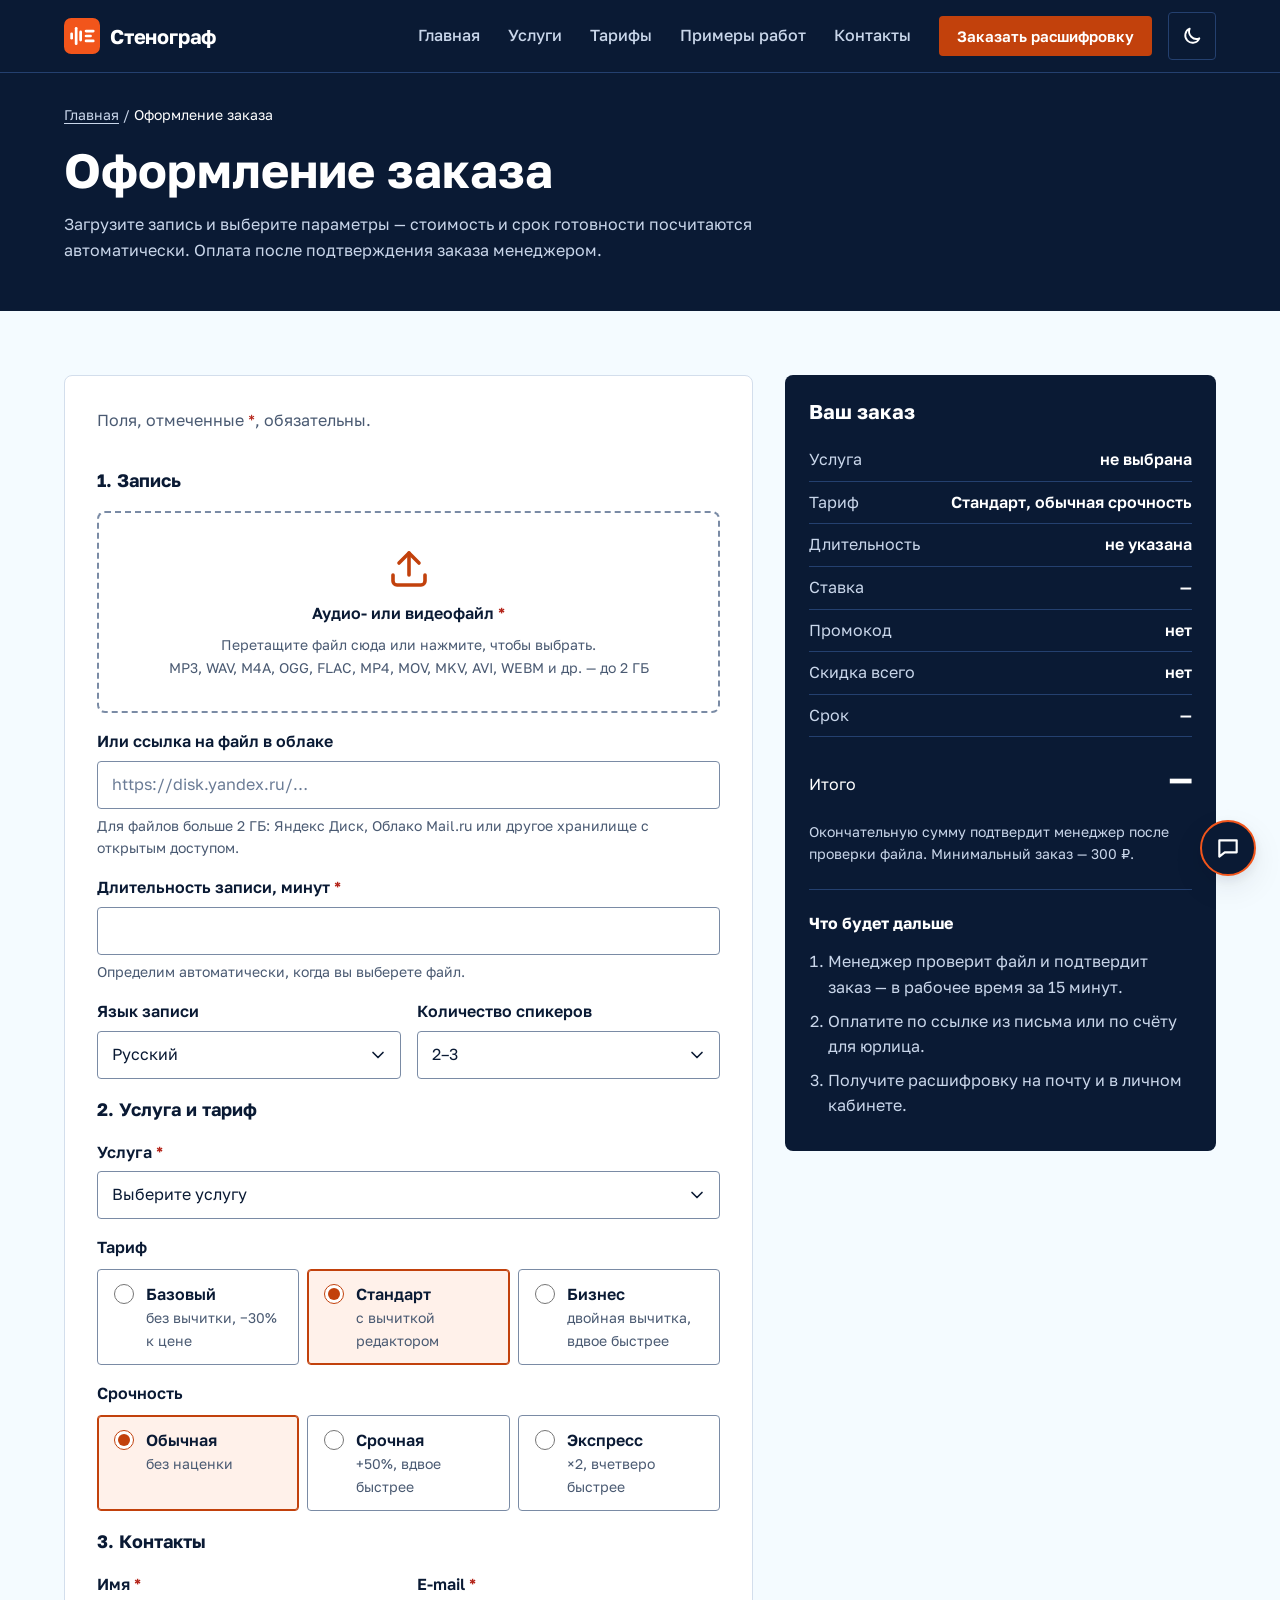
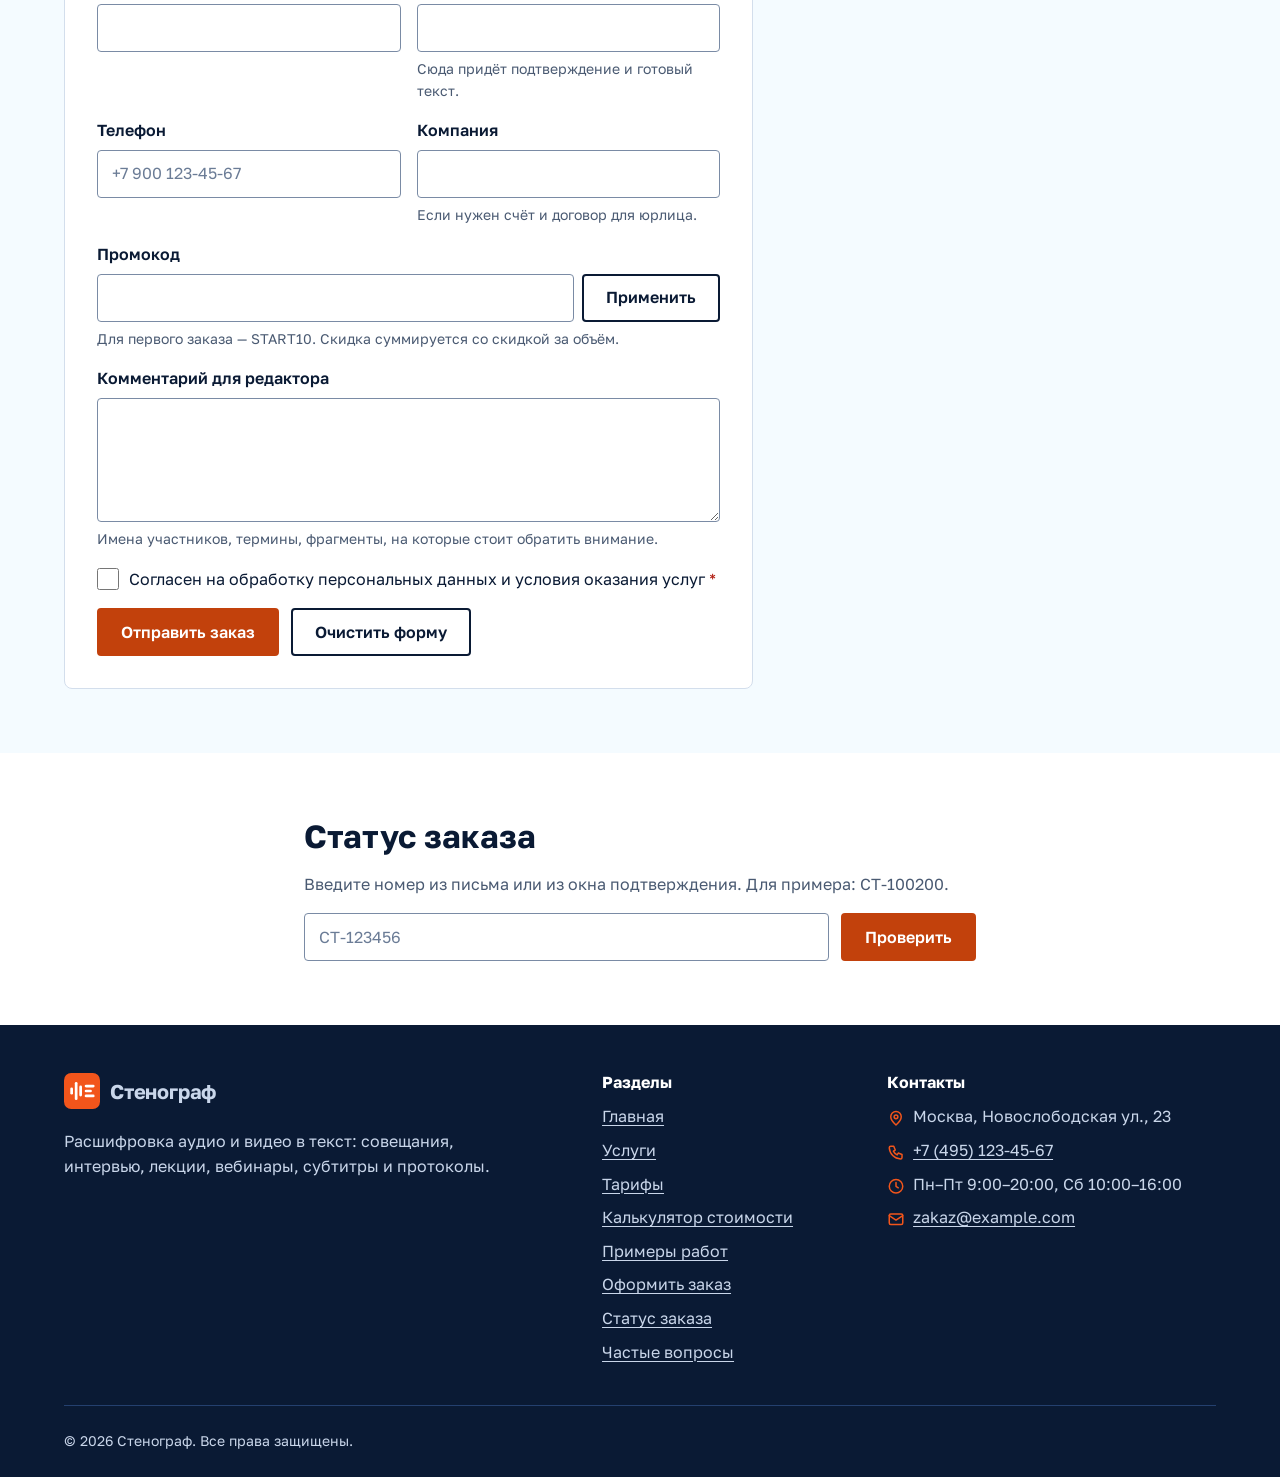
<file: order.html>
<!DOCTYPE html>
<html lang="ru">
<head>
  <meta charset="UTF-8">
  <meta name="viewport" content="width=device-width, initial-scale=1">
  <title>Оформление заказа — Стенограф</title>
  <meta name="description" content="Загрузите аудио- или видеофайл, выберите услугу, тариф и срочность — стоимость и срок готовности посчитаются автоматически.">
  <meta name="theme-color" content="#0a1a34">
  <link rel="icon" href="images/favicon.svg" type="image/svg+xml">
  <link rel="stylesheet" href="css/style.css?v=3">
  <link rel="stylesheet" href="css/responsive.css?v=3">
  <script>
    /* Отметка «JavaScript включён» — до отрисовки, чтобы меню и фильтры не мигали.
       Предзагрузка шрифта только по http(s): при открытии файла с диска (file://)
       браузер блокирует такой запрос и пишет ошибку в консоль. */
    document.documentElement.classList.add('js');
    /* Тёмная тема, если её выбрали раньше */
    try {
      if (localStorage.getItem('stenograf-theme') === 'dark') document.documentElement.dataset.theme = 'dark';
    } catch (e) {}
    if (location.protocol !== 'file:') {
      var fontPreload = document.createElement('link');
      fontPreload.rel = 'preload';
      fontPreload.as = 'font';
      fontPreload.type = 'font/woff2';
      fontPreload.crossOrigin = 'anonymous';
      fontPreload.href = 'fonts/golos-text-cyrillic-400-normal.woff2';
      document.head.appendChild(fontPreload);
    }
  </script>
  <script src="js/data.js?v=3" defer></script>
  <script src="js/main.js?v=3" defer></script>
</head>
<body id="top">
<a class="skip-link" href="#main">Перейти к содержанию</a>

<header class="site-header">
  <div class="container site-header__inner">
    <a class="logo" href="index.html">
      <img class="logo__mark" src="images/logo.svg" alt="" width="36" height="36">
      <span>Стенограф</span>
    </a>

    <button class="site-header__toggle" type="button" aria-expanded="false" aria-controls="site-menu">
      <span class="site-header__toggle-icon" aria-hidden="true"></span>
      <span class="visually-hidden site-header__toggle-label">Открыть меню</span>
    </button>

    <nav class="site-nav" id="site-menu" aria-label="Основное меню">
      <ul class="site-nav__list">
          <li class="site-nav__item"><a class="site-nav__link" href="index.html">Главная</a></li>
          <li class="site-nav__item"><a class="site-nav__link" href="catalog.html">Услуги</a></li>
          <li class="site-nav__item"><a class="site-nav__link" href="tariffs.html">Тарифы</a></li>
          <li class="site-nav__item"><a class="site-nav__link" href="examples.html">Примеры работ</a></li>
          <li class="site-nav__item"><a class="site-nav__link" href="contacts.html">Контакты</a></li>
          <li class="site-nav__item site-nav__item--cta"><a class="button button--primary button--small" href="order.html" aria-current="page">Заказать расшифровку</a></li>
      </ul>
    </nav>
  </div>
</header>

<main id="main">
  <section class="page-head" aria-labelledby="page-title">
    <div class="container">
      <nav class="breadcrumbs" aria-label="Хлебные крошки">
        <ol class="breadcrumbs__list">
          <li class="breadcrumbs__item"><a class="breadcrumbs__link" href="index.html">Главная</a></li>
          <li class="breadcrumbs__item"><span aria-current="page">Оформление заказа</span></li>
        </ol>
      </nav>
      <h1 class="page-head__title" id="page-title">Оформление заказа</h1>
      <p class="page-head__lead">
        Загрузите запись и выберите параметры — стоимость и срок готовности посчитаются автоматически.
        Оплата после подтверждения заказа менеджером.
      </p>
    </div>
  </section>

  <section class="section" aria-label="Форма заказа">
    <div class="container order">
      <form class="order__form form" id="order-form" novalidate aria-labelledby="order-form-title">
        <h2 class="visually-hidden" id="order-form-title">Заявка на расшифровку</h2>
        <p class="muted">Поля, отмеченные <span class="field__required" aria-hidden="true">*</span><span class="visually-hidden">звёздочкой</span>, обязательны.</p>

        <fieldset class="form__section">
          <legend class="form__section-title">1. Запись</legend>

          <div class="form">
            <div class="field">
              <label class="dropzone" for="order-file">
                <svg class="dropzone__icon" viewBox="0 0 24 24" fill="none" stroke="currentColor" stroke-width="1.8" stroke-linecap="round" stroke-linejoin="round" aria-hidden="true"><path d="M12 15V4"/><path d="M7 9l5-5 5 5"/><path d="M4 15v3a2 2 0 0 0 2 2h12a2 2 0 0 0 2-2v-3"/></svg>
                <span class="dropzone__title">Аудио- или видеофайл <span class="field__required" aria-hidden="true">*</span></span>
                <span class="dropzone__text">Перетащите файл сюда или нажмите, чтобы выбрать.<br>MP3, WAV, M4A, OGG, FLAC, MP4, MOV, MKV, AVI, WEBM и др. — до 2 ГБ</span>
                <input class="dropzone__input" id="order-file" name="file" type="file"
                       accept="audio/*,video/*,.mp3,.wav,.ogg,.flac,.m4a,.aac,.wma,.opus,.mp4,.mkv,.avi,.mov,.webm,.wmv,.flv"
                       aria-describedby="order-file-error">
              </label>
              <div class="file-info" id="order-file-info" hidden>
                <span class="file-info__name" id="order-file-name"></span>
                <span class="file-info__size" id="order-file-size"></span>
                <button class="button button--small" type="button" id="order-file-clear">Убрать файл</button>
              </div>
              <p class="field__error" id="order-file-error"></p>
            </div>

            <div class="field">
              <label class="field__label" for="order-link">Или ссылка на файл в облаке</label>
              <input class="field__input" id="order-link" name="link" type="url" inputmode="url"
                     placeholder="https://disk.yandex.ru/…" aria-describedby="order-link-hint order-link-error">
              <p class="field__hint" id="order-link-hint">Для файлов больше 2 ГБ: Яндекс Диск, Облако Mail.ru или другое хранилище с открытым доступом.</p>
              <p class="field__error" id="order-link-error"></p>
            </div>

            <div class="field">
              <label class="field__label" for="order-minutes">
                Длительность записи, минут <span class="field__required" aria-hidden="true">*</span>
              </label>
              <input class="field__input" id="order-minutes" name="minutes" type="number" inputmode="numeric"
                     min="1" max="6000" step="1" required data-required="Укажите длительность записи в минутах"
                     aria-describedby="order-minutes-hint order-minutes-error">
              <p class="field__hint" id="order-minutes-hint">Определим автоматически, когда вы выберете файл.</p>
              <p class="field__error" id="order-minutes-error"></p>
            </div>

            <div class="form__row">
              <div class="field">
                <label class="field__label" for="order-language">Язык записи</label>
                <select class="field__input" id="order-language" name="language">
                  <option value="ru">Русский</option>
                  <option value="en">Английский</option>
                  <option value="mixed">Русский и английский</option>
                </select>
              </div>
              <div class="field">
                <label class="field__label" for="order-speakers">Количество спикеров</label>
                <select class="field__input" id="order-speakers" name="speakers">
                  <option value="1">1</option>
                  <option value="2-3" selected>2–3</option>
                  <option value="4-6">4–6</option>
                  <option value="7+">7 и больше</option>
                  <option value="unknown">Не знаю</option>
                </select>
              </div>
            </div>
          </div>
        </fieldset>

        <fieldset class="form__section">
          <legend class="form__section-title">2. Услуга и тариф</legend>

          <div class="form">
            <div class="field">
              <label class="field__label" for="order-service">
                Услуга <span class="field__required" aria-hidden="true">*</span>
              </label>
              <select class="field__input" id="order-service" name="service" required
                      data-required="Выберите услугу" aria-describedby="order-service-error">
                <option value="">Выберите услугу</option>
              </select>
              <p class="field__error" id="order-service-error"></p>
            </div>

            <fieldset class="choices">
              <legend class="choices__legend">Тариф</legend>
              <div class="choices__list choices__list--3">
                <label class="choice">
                  <input type="radio" name="tariff" value="basic">
                  <span>
                    <span class="choice__title">Базовый</span>
                    <span class="choice__text">без вычитки, −30% к цене</span>
                  </span>
                </label>
                <label class="choice">
                  <input type="radio" name="tariff" value="standard" checked>
                  <span>
                    <span class="choice__title">Стандарт</span>
                    <span class="choice__text">с вычиткой редактором</span>
                  </span>
                </label>
                <label class="choice">
                  <input type="radio" name="tariff" value="business">
                  <span>
                    <span class="choice__title">Бизнес</span>
                    <span class="choice__text">двойная вычитка, вдвое быстрее</span>
                  </span>
                </label>
              </div>
            </fieldset>

            <fieldset class="choices">
              <legend class="choices__legend">Срочность</legend>
              <div class="choices__list choices__list--3">
                <label class="choice">
                  <input type="radio" name="urgency" value="normal" checked>
                  <span>
                    <span class="choice__title">Обычная</span>
                    <span class="choice__text">без наценки</span>
                  </span>
                </label>
                <label class="choice">
                  <input type="radio" name="urgency" value="urgent">
                  <span>
                    <span class="choice__title">Срочная</span>
                    <span class="choice__text">+50%, вдвое быстрее</span>
                  </span>
                </label>
                <label class="choice">
                  <input type="radio" name="urgency" value="express">
                  <span>
                    <span class="choice__title">Экспресс</span>
                    <span class="choice__text">×2, вчетверо быстрее</span>
                  </span>
                </label>
              </div>
            </fieldset>
          </div>
        </fieldset>

        <fieldset class="form__section">
          <legend class="form__section-title">3. Контакты</legend>

          <div class="form">
            <div class="form__row">
              <div class="field">
                <label class="field__label" for="order-name">
                  Имя <span class="field__required" aria-hidden="true">*</span>
                </label>
                <input class="field__input" id="order-name" name="name" type="text" autocomplete="name"
                       required minlength="2" maxlength="60" data-required="Как к вам обращаться?"
                       aria-describedby="order-name-error">
                <p class="field__error" id="order-name-error"></p>
              </div>
              <div class="field">
                <label class="field__label" for="order-email">
                  E-mail <span class="field__required" aria-hidden="true">*</span>
                </label>
                <input class="field__input" id="order-email" name="email" type="email" autocomplete="email"
                       required data-required="Укажите e-mail — пришлём на него расшифровку"
                       aria-describedby="order-email-hint order-email-error">
                <p class="field__hint" id="order-email-hint">Сюда придёт подтверждение и готовый текст.</p>
                <p class="field__error" id="order-email-error"></p>
              </div>
            </div>

            <div class="form__row">
              <div class="field">
                <label class="field__label" for="order-phone">Телефон</label>
                <input class="field__input" id="order-phone" name="phone" type="tel" autocomplete="tel"
                       inputmode="tel" placeholder="+7 900 123-45-67"
                       pattern="\+?[0-9\s\-\(\)]{10,20}" data-pattern="Введите телефон, например +7 900 123-45-67"
                       aria-describedby="order-phone-error">
                <p class="field__error" id="order-phone-error"></p>
              </div>
              <div class="field">
                <label class="field__label" for="order-company">Компания</label>
                <input class="field__input" id="order-company" name="company" type="text" autocomplete="organization"
                       aria-describedby="order-company-hint">
                <p class="field__hint" id="order-company-hint">Если нужен счёт и договор для юрлица.</p>
              </div>
            </div>

            <div class="field">
              <label class="field__label" for="order-promo">Промокод</label>
              <div class="promo">
                <input class="field__input" id="order-promo" name="promo" type="text" autocomplete="off"
                       aria-describedby="order-promo-hint order-promo-status">
                <button class="button" id="order-promo-apply" type="button">Применить</button>
              </div>
              <p class="field__hint" id="order-promo-hint">Для первого заказа — START10. Скидка суммируется со скидкой за объём.</p>
              <p class="promo__status" id="order-promo-status" role="status"></p>
            </div>

            <div class="field">
              <label class="field__label" for="order-comment">Комментарий для редактора</label>
              <textarea class="field__input" id="order-comment" name="comment" rows="4" maxlength="1000"
                        aria-describedby="order-comment-hint"></textarea>
              <p class="field__hint" id="order-comment-hint">Имена участников, термины, фрагменты, на которые стоит обратить внимание.</p>
            </div>

            <div class="field">
              <label class="checkbox">
                <input id="order-consent" name="consent" type="checkbox" required
                       data-required="Без согласия мы не сможем принять заказ" aria-describedby="order-consent-error">
                <span>Согласен на обработку персональных данных и условия оказания услуг <span class="field__required" aria-hidden="true">*</span></span>
              </label>
              <p class="field__error" id="order-consent-error"></p>
            </div>
          </div>
        </fieldset>

        <div class="form__actions">
          <button class="button button--primary" type="submit">Отправить заказ</button>
          <button class="button" type="reset">Очистить форму</button>
        </div>
        <p class="form__status" id="order-form-status" role="alert"></p>
      </form>

      <aside class="summary" aria-labelledby="summary-title">
        <h2 class="summary__title" id="summary-title">Ваш заказ</h2>
        <dl class="summary__list">
          <div class="summary__row"><dt>Услуга</dt><dd id="summary-service">не выбрана</dd></div>
          <div class="summary__row"><dt>Тариф</dt><dd id="summary-tariff">Стандарт, обычная срочность</dd></div>
          <div class="summary__row"><dt>Длительность</dt><dd id="summary-minutes">не указана</dd></div>
          <div class="summary__row"><dt>Ставка</dt><dd id="summary-rate">—</dd></div>
          <div class="summary__row"><dt>Промокод</dt><dd id="summary-promo">нет</dd></div>
          <div class="summary__row"><dt>Скидка всего</dt><dd id="summary-discount">нет</dd></div>
          <div class="summary__row"><dt>Срок</dt><dd id="summary-deadline">—</dd></div>
        </dl>
        <p class="summary__total">
          <span id="summary-total-label">Итого</span>
          <output class="summary__total-value" id="summary-total" for="order-service order-minutes" aria-labelledby="summary-total-label">—</output>
        </p>
        <p class="summary__note">Окончательную сумму подтвердит менеджер после проверки файла. Минимальный заказ — 300 ₽.</p>

        <div class="order-steps">
          <h3 class="order-steps__title">Что будет дальше</h3>
          <ol class="order-steps__list">
            <li>Менеджер проверит файл и подтвердит заказ — в рабочее время за 15 минут.</li>
            <li>Оплатите по ссылке из письма или по счёту для юрлица.</li>
            <li>Получите расшифровку на почту и в личном кабинете.</li>
          </ol>
        </div>
      </aside>
    </div>
  </section>

  <section class="section section--alt" id="status" aria-labelledby="status-title">
    <div class="container status">
      <h2 id="status-title">Статус заказа</h2>
      <p class="muted">Введите номер из письма или из окна подтверждения. Для примера: СТ-100200.</p>
      <form class="status__form" id="status-form">
        <label class="visually-hidden" for="status-number">Номер заказа</label>
        <input class="field__input" id="status-number" name="number" type="text" placeholder="СТ-123456" autocomplete="off" required>
        <button class="button button--primary" type="submit">Проверить</button>
      </form>
      <div class="status__result" id="status-result" role="status"></div>
    </div>
  </section>
</main>

<dialog class="dialog" id="order-dialog" aria-labelledby="dialog-title">
  <div class="dialog__inner">
    <button class="dialog__close" type="button" data-dialog-close aria-label="Закрыть окно">
      <span aria-hidden="true">×</span>
    </button>
    <div class="dialog__icon" aria-hidden="true">
      <svg width="28" height="28" viewBox="0 0 24 24" fill="none" stroke="currentColor" stroke-width="2.5" stroke-linecap="round" stroke-linejoin="round"><path d="M5 12.5l4.5 4.5L19 7.5"/></svg>
    </div>
    <h2 class="dialog__title" id="dialog-title">Заказ <span id="dialog-number"></span> принят</h2>
    <p>Спасибо, <span id="dialog-name"></span>! Подтверждение и ссылка на оплату придут на <span id="dialog-email"></span>.</p>
    <dl class="dialog__list">
      <div><dt>Услуга</dt><dd id="dialog-service"></dd></div>
      <div><dt>Предварительная стоимость</dt><dd id="dialog-total"></dd></div>
      <div><dt>Будет готово</dt><dd id="dialog-ready"></dd></div>
    </dl>
    <p class="muted">Следить за заказом можно по номеру в блоке «Статус заказа» на этой странице.</p>
    <button class="button button--primary button--block" type="button" data-dialog-close autofocus>Хорошо</button>
  </div>
</dialog>

<footer class="site-footer">
  <div class="container">
    <div class="site-footer__grid">
      <div class="site-footer__about">
        <a class="logo" href="index.html">
          <img class="logo__mark" src="images/logo.svg" alt="" width="36" height="36">
          <span>Стенограф</span>
        </a>
        <p class="site-footer__text">
          Расшифровка аудио и видео в текст: совещания, интервью, лекции, вебинары, субтитры и протоколы.
        </p>
      </div>

      <nav aria-label="Разделы сайта">
        <h2 class="site-footer__title">Разделы</h2>
        <ul class="site-footer__list">
          <li><a href="index.html">Главная</a></li>
          <li><a href="catalog.html">Услуги</a></li>
          <li><a href="tariffs.html">Тарифы</a></li>
          <li><a href="tariffs.html#calculator">Калькулятор стоимости</a></li>
          <li><a href="examples.html">Примеры работ</a></li>
          <li><a href="order.html">Оформить заказ</a></li>
          <li><a href="order.html#status">Статус заказа</a></li>
          <li><a href="contacts.html#faq">Частые вопросы</a></li>
        </ul>
      </nav>


      <div>
        <h2 class="site-footer__title">Контакты</h2>
        <ul class="site-footer__list site-footer__contacts">
          <li><svg class="site-footer__icon" width="18" height="18" viewBox="0 0 24 24" fill="none" stroke="currentColor" stroke-width="2" stroke-linecap="round" stroke-linejoin="round" aria-hidden="true"><path d="M12 21s-7-6.2-7-11a7 7 0 0 1 14 0c0 4.8-7 11-7 11z"/><circle cx="12" cy="10" r="2.5"/></svg>Москва, Новослободская ул., 23</li>
          <li><svg class="site-footer__icon" width="18" height="18" viewBox="0 0 24 24" fill="none" stroke="currentColor" stroke-width="2" stroke-linecap="round" stroke-linejoin="round" aria-hidden="true"><path d="M5 4h4l2 5-2.5 1.5a11 11 0 0 0 5 5L15 13l5 2v4a2 2 0 0 1-2 2A16 16 0 0 1 3 6a2 2 0 0 1 2-2"/></svg><a href="tel:+74951234567">+7 (495) 123-45-67</a></li>
          <li><svg class="site-footer__icon" width="18" height="18" viewBox="0 0 24 24" fill="none" stroke="currentColor" stroke-width="2" stroke-linecap="round" stroke-linejoin="round" aria-hidden="true"><circle cx="12" cy="12" r="9"/><path d="M12 7v5l3 2"/></svg>Пн–Пт 9:00–20:00, Сб 10:00–16:00</li>
          <li><svg class="site-footer__icon" width="18" height="18" viewBox="0 0 24 24" fill="none" stroke="currentColor" stroke-width="2" stroke-linecap="round" stroke-linejoin="round" aria-hidden="true"><rect x="3" y="5" width="18" height="14" rx="2"/><path d="M3 7l9 6 9-6"/></svg><a href="mailto:zakaz@example.com">zakaz@example.com</a></li>
        </ul>
      </div>
    </div>

    <div class="site-footer__bottom">
      <p>© <span data-year>2026</span> Стенограф. Все права защищены.</p>
    </div>
  </div>
</footer>

<a class="back-to-top" href="#top">
  <svg width="24" height="24" viewBox="0 0 24 24" fill="none" stroke="currentColor" stroke-width="2.5" stroke-linecap="round" stroke-linejoin="round" aria-hidden="true"><path d="M5 4h14"/><path d="M12 20V9"/><path d="M7 13l5-5 5 5"/></svg>
  <span class="visually-hidden">Наверх</span>
</a>
</body>
</html>
</file>
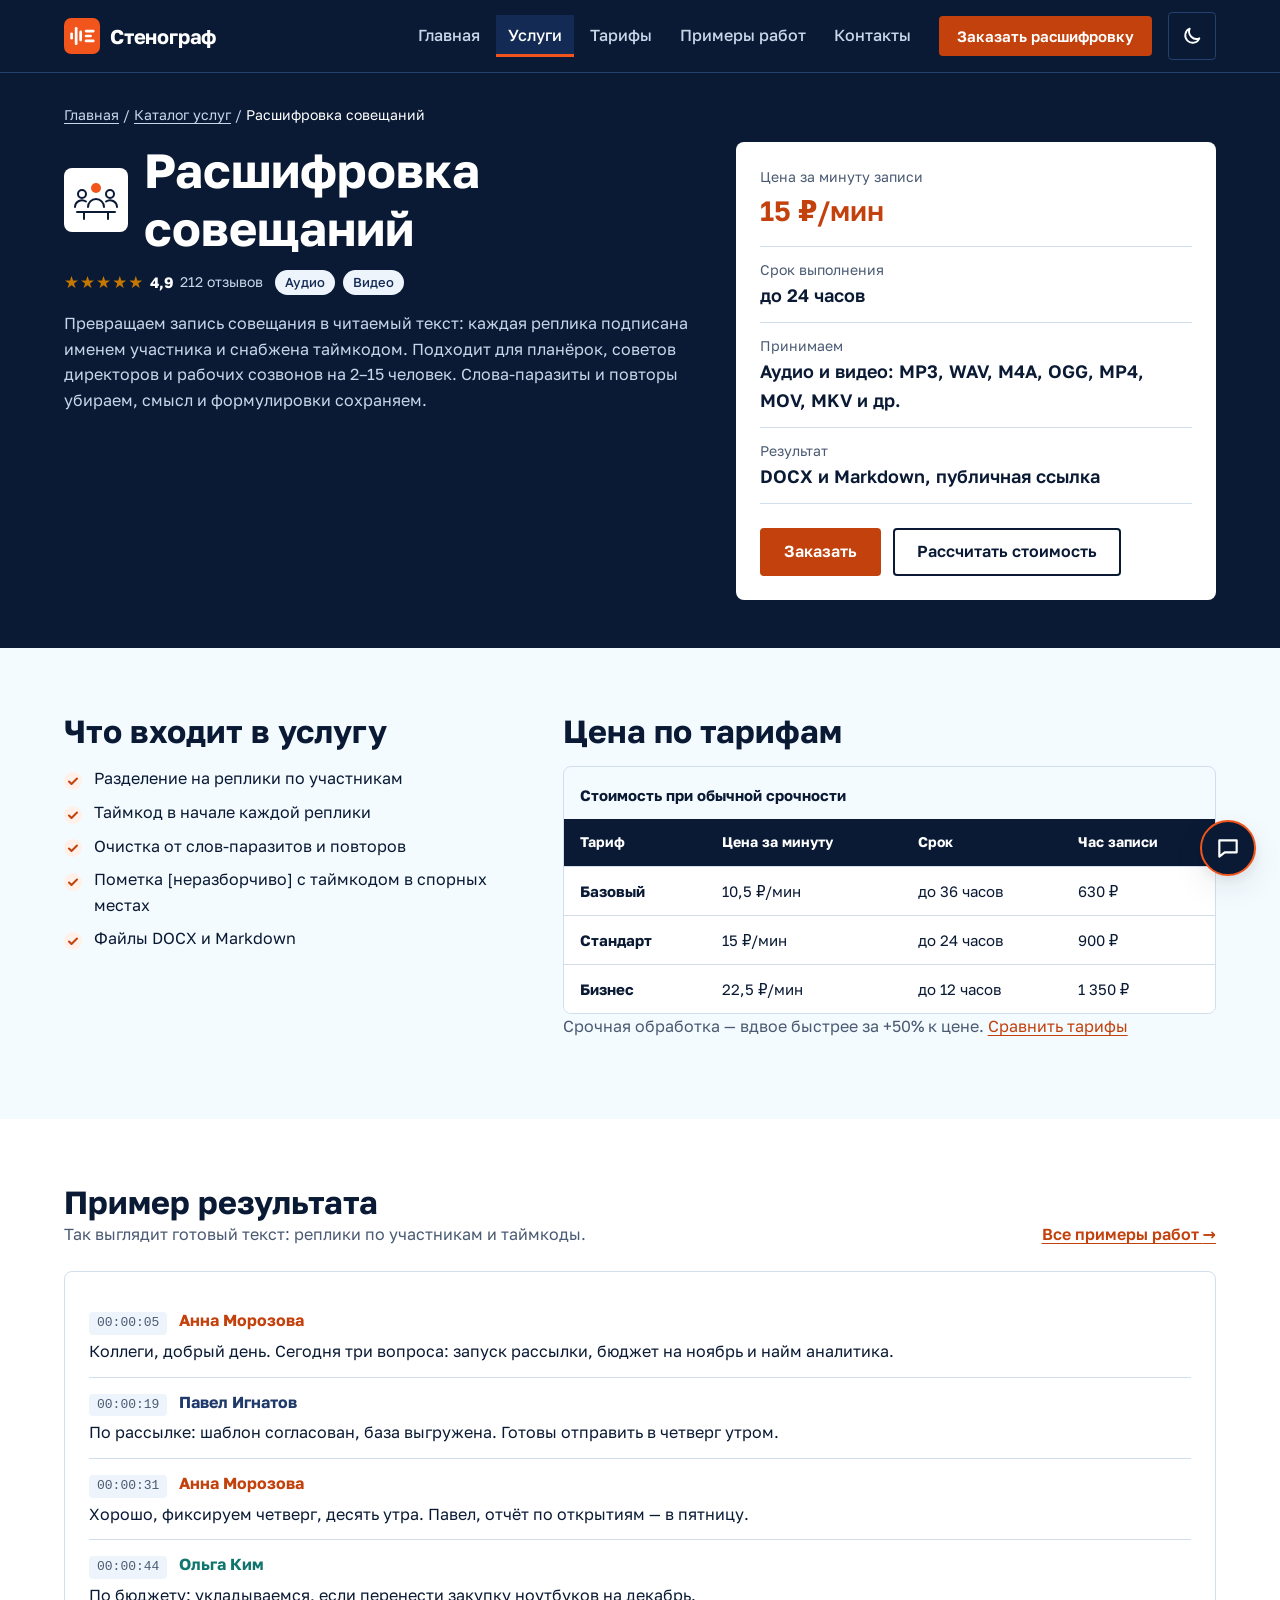
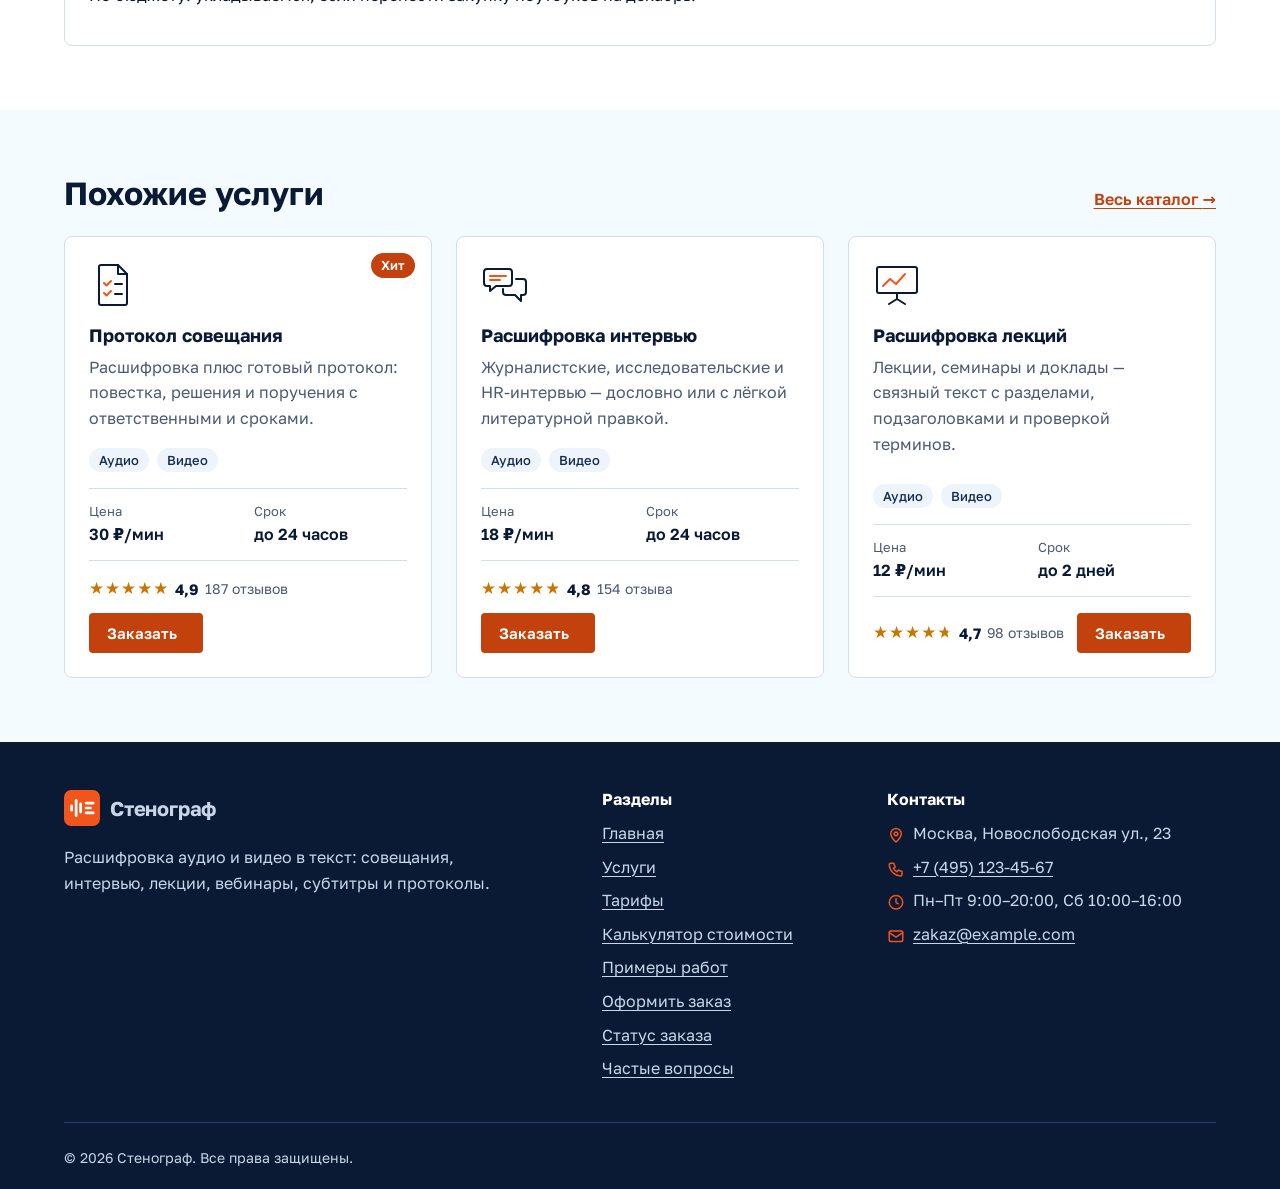
<file: product.html>
<!DOCTYPE html>
<html lang="ru">
<head>
  <meta charset="UTF-8">
  <meta name="viewport" content="width=device-width, initial-scale=1">
  <title>Расшифровка совещаний — Стенограф</title>
  <meta name="description" content="Описание услуги, сроки выполнения, цена за минуту записи по тарифам и пример результата расшифровки.">
  <meta name="theme-color" content="#0a1a34">
  <link rel="icon" href="images/favicon.svg" type="image/svg+xml">
  <link rel="stylesheet" href="css/style.css?v=3">
  <link rel="stylesheet" href="css/responsive.css?v=3">
  <script>
    /* Отметка «JavaScript включён» — до отрисовки, чтобы меню и фильтры не мигали.
       Предзагрузка шрифта только по http(s): при открытии файла с диска (file://)
       браузер блокирует такой запрос и пишет ошибку в консоль. */
    document.documentElement.classList.add('js');
    /* Тёмная тема, если её выбрали раньше */
    try {
      if (localStorage.getItem('stenograf-theme') === 'dark') document.documentElement.dataset.theme = 'dark';
    } catch (e) {}
    if (location.protocol !== 'file:') {
      var fontPreload = document.createElement('link');
      fontPreload.rel = 'preload';
      fontPreload.as = 'font';
      fontPreload.type = 'font/woff2';
      fontPreload.crossOrigin = 'anonymous';
      fontPreload.href = 'fonts/golos-text-cyrillic-400-normal.woff2';
      document.head.appendChild(fontPreload);
    }
  </script>
  <script src="js/data.js?v=3" defer></script>
  <script src="js/main.js?v=3" defer></script>
</head>
<body id="top">
<a class="skip-link" href="#main">Перейти к содержанию</a>

<header class="site-header">
  <div class="container site-header__inner">
    <a class="logo" href="index.html">
      <img class="logo__mark" src="images/logo.svg" alt="" width="36" height="36">
      <span>Стенограф</span>
    </a>

    <button class="site-header__toggle" type="button" aria-expanded="false" aria-controls="site-menu">
      <span class="site-header__toggle-icon" aria-hidden="true"></span>
      <span class="visually-hidden site-header__toggle-label">Открыть меню</span>
    </button>

    <nav class="site-nav" id="site-menu" aria-label="Основное меню">
      <ul class="site-nav__list">
          <li class="site-nav__item"><a class="site-nav__link" href="index.html">Главная</a></li>
          <li class="site-nav__item"><a class="site-nav__link" href="catalog.html" aria-current="true">Услуги</a></li>
          <li class="site-nav__item"><a class="site-nav__link" href="tariffs.html">Тарифы</a></li>
          <li class="site-nav__item"><a class="site-nav__link" href="examples.html">Примеры работ</a></li>
          <li class="site-nav__item"><a class="site-nav__link" href="contacts.html">Контакты</a></li>
          <li class="site-nav__item site-nav__item--cta"><a class="button button--primary button--small" href="order.html">Заказать расшифровку</a></li>
      </ul>
    </nav>
  </div>
</header>

<!-- Содержимое ниже — услуга по умолчанию (совещания).
     Для других услуг (product.html?id=...) JavaScript подставляет данные из js/data.js. -->
<main id="main">
  <div id="service-page">
    <section class="page-head" aria-labelledby="service-title">
      <div class="container">
        <nav class="breadcrumbs" aria-label="Хлебные крошки">
          <ol class="breadcrumbs__list">
            <li class="breadcrumbs__item"><a class="breadcrumbs__link" href="index.html">Главная</a></li>
            <li class="breadcrumbs__item"><a class="breadcrumbs__link" href="catalog.html">Каталог услуг</a></li>
            <li class="breadcrumbs__item"><span id="service-crumb" aria-current="page">Расшифровка совещаний</span></li>
          </ol>
        </nav>

        <div class="service-hero">
          <div>
            <div class="service-hero__head">
              <img class="service-hero__icon" id="service-icon" src="images/services/meeting.svg" alt="" width="64" height="64">
              <h1 class="service-hero__title" id="service-title">Расшифровка совещаний</h1>
            </div>

            <div class="service-hero__meta" data-service-only>
              <span id="service-rating">
                <span class="rating" role="img" aria-label="Оценка 4,9 из 5, 212 отзывов">
                  <span class="rating__stars" style="--rating: 4.9" aria-hidden="true">★★★★★</span>
                  <span class="rating__value" aria-hidden="true">4,9</span>
                  <span class="rating__count" aria-hidden="true">212 отзывов</span>
                </span>
              </span>
              <ul class="service-hero__tags" id="service-tags" aria-label="Тип записи">
                <li class="tag">Аудио</li>
                <li class="tag">Видео</li>
              </ul>
            </div>

            <p class="service-hero__text" id="service-description">
              Превращаем запись совещания в читаемый текст: каждая реплика подписана именем участника и снабжена таймкодом.
              Подходит для планёрок, советов директоров и рабочих созвонов на 2–15 человек.
              Слова-паразиты и повторы убираем, смысл и формулировки сохраняем.
            </p>

            <p id="service-not-found" hidden>
              <a class="button button--primary" href="catalog.html">Перейти в каталог</a>
            </p>
          </div>

          <div class="facts" data-service-only>
            <dl class="facts__list">
              <div class="facts__item">
                <dt>Цена за минуту записи</dt>
                <dd class="facts__price" id="service-price">15 ₽/мин</dd>
              </div>
              <div class="facts__item">
                <dt>Срок выполнения</dt>
                <dd id="service-deadline">до 24 часов</dd>
              </div>
              <div class="facts__item">
                <dt>Принимаем</dt>
                <dd id="service-formats">Аудио и видео: MP3, WAV, M4A, OGG, MP4, MOV, MKV и др.</dd>
              </div>
              <div class="facts__item">
                <dt>Результат</dt>
                <dd>DOCX и Markdown, публичная ссылка</dd>
              </div>
            </dl>
            <div class="facts__actions">
              <a class="button button--primary" id="service-order" href="order.html?service=meetings">Заказать</a>
              <a class="button" id="service-calc" href="tariffs.html?service=meetings#calculator">Рассчитать стоимость</a>
            </div>
          </div>
        </div>
      </div>
    </section>

    <section class="section" aria-label="Состав и стоимость услуги" data-service-only>
      <div class="container service-body">
        <div>
          <h2>Что входит в услугу</h2>
          <ul class="check-list" id="service-includes">
            <li>Разделение на реплики по участникам</li>
            <li>Таймкод в начале каждой реплики</li>
            <li>Очистка от слов-паразитов и повторов</li>
            <li>Пометка [неразборчиво] с таймкодом в спорных местах</li>
            <li>Файлы DOCX и Markdown</li>
          </ul>
        </div>

        <div>
          <h2>Цена по тарифам</h2>
          <div class="table-wrap">
            <table class="table table--stack">
              <caption>Стоимость при обычной срочности</caption>
              <thead>
                <tr>
                  <th scope="col">Тариф</th>
                  <th scope="col">Цена за минуту</th>
                  <th scope="col">Срок</th>
                  <th scope="col">Час записи</th>
                </tr>
              </thead>
              <tbody id="service-tariffs">
                <tr>
                  <th scope="row" data-label="Тариф">Базовый</th>
                  <td data-label="Цена за минуту">10,5 ₽/мин</td>
                  <td data-label="Срок">до 36 часов</td>
                  <td data-label="Час записи">630 ₽</td>
                </tr>
                <tr>
                  <th scope="row" data-label="Тариф">Стандарт</th>
                  <td data-label="Цена за минуту">15 ₽/мин</td>
                  <td data-label="Срок">до 24 часов</td>
                  <td data-label="Час записи">900 ₽</td>
                </tr>
                <tr>
                  <th scope="row" data-label="Тариф">Бизнес</th>
                  <td data-label="Цена за минуту">22,5 ₽/мин</td>
                  <td data-label="Срок">до 12 часов</td>
                  <td data-label="Час записи">1 350 ₽</td>
                </tr>
              </tbody>
            </table>
          </div>
          <p class="muted">
            Срочная обработка — вдвое быстрее за +50% к цене. <a href="tariffs.html">Сравнить тарифы</a>
          </p>
        </div>
      </div>
    </section>

    <section class="section section--alt" aria-labelledby="example-title" data-service-only>
      <div class="container">
        <div class="section__head">
          <div class="section__head-text">
            <h2 class="section__title" id="example-title">Пример результата</h2>
            <p class="section__lead">Так выглядит готовый текст: реплики по участникам и таймкоды.</p>
          </div>
          <a class="section__more" href="examples.html">Все примеры работ <span aria-hidden="true">→</span></a>
        </div>

        <div class="card" id="service-example">
          <ol class="transcript">
            <li class="transcript__item">
              <span class="transcript__head">
                <time class="transcript__time">00:00:05</time>
                <span class="transcript__speaker transcript__speaker--0">Анна Морозова</span>
              </span>
              <p class="transcript__text">Коллеги, добрый день. Сегодня три вопроса: запуск рассылки, бюджет на ноябрь и найм аналитика.</p>
            </li>
            <li class="transcript__item">
              <span class="transcript__head">
                <time class="transcript__time">00:00:19</time>
                <span class="transcript__speaker transcript__speaker--1">Павел Игнатов</span>
              </span>
              <p class="transcript__text">По рассылке: шаблон согласован, база выгружена. Готовы отправить в четверг утром.</p>
            </li>
            <li class="transcript__item">
              <span class="transcript__head">
                <time class="transcript__time">00:00:31</time>
                <span class="transcript__speaker transcript__speaker--0">Анна Морозова</span>
              </span>
              <p class="transcript__text">Хорошо, фиксируем четверг, десять утра. Павел, отчёт по открытиям — в пятницу.</p>
            </li>
            <li class="transcript__item">
              <span class="transcript__head">
                <time class="transcript__time">00:00:44</time>
                <span class="transcript__speaker transcript__speaker--2">Ольга Ким</span>
              </span>
              <p class="transcript__text">По бюджету: укладываемся, если перенести закупку ноутбуков на декабрь.</p>
            </li>
          </ol>
        </div>
      </div>
    </section>

    <section class="section" aria-labelledby="related-title" data-service-only>
      <div class="container">
        <div class="section__head">
          <h2 class="section__title" id="related-title">Похожие услуги</h2>
          <a class="section__more" href="catalog.html">Весь каталог <span aria-hidden="true">→</span></a>
        </div>
        <div class="grid grid--3" id="related-services"></div>
      </div>
    </section>
  </div>
</main>

<footer class="site-footer">
  <div class="container">
    <div class="site-footer__grid">
      <div class="site-footer__about">
        <a class="logo" href="index.html">
          <img class="logo__mark" src="images/logo.svg" alt="" width="36" height="36">
          <span>Стенограф</span>
        </a>
        <p class="site-footer__text">
          Расшифровка аудио и видео в текст: совещания, интервью, лекции, вебинары, субтитры и протоколы.
        </p>
      </div>

      <nav aria-label="Разделы сайта">
        <h2 class="site-footer__title">Разделы</h2>
        <ul class="site-footer__list">
          <li><a href="index.html">Главная</a></li>
          <li><a href="catalog.html">Услуги</a></li>
          <li><a href="tariffs.html">Тарифы</a></li>
          <li><a href="tariffs.html#calculator">Калькулятор стоимости</a></li>
          <li><a href="examples.html">Примеры работ</a></li>
          <li><a href="order.html">Оформить заказ</a></li>
          <li><a href="order.html#status">Статус заказа</a></li>
          <li><a href="contacts.html#faq">Частые вопросы</a></li>
        </ul>
      </nav>


      <div>
        <h2 class="site-footer__title">Контакты</h2>
        <ul class="site-footer__list site-footer__contacts">
          <li><svg class="site-footer__icon" width="18" height="18" viewBox="0 0 24 24" fill="none" stroke="currentColor" stroke-width="2" stroke-linecap="round" stroke-linejoin="round" aria-hidden="true"><path d="M12 21s-7-6.2-7-11a7 7 0 0 1 14 0c0 4.8-7 11-7 11z"/><circle cx="12" cy="10" r="2.5"/></svg>Москва, Новослободская ул., 23</li>
          <li><svg class="site-footer__icon" width="18" height="18" viewBox="0 0 24 24" fill="none" stroke="currentColor" stroke-width="2" stroke-linecap="round" stroke-linejoin="round" aria-hidden="true"><path d="M5 4h4l2 5-2.5 1.5a11 11 0 0 0 5 5L15 13l5 2v4a2 2 0 0 1-2 2A16 16 0 0 1 3 6a2 2 0 0 1 2-2"/></svg><a href="tel:+74951234567">+7 (495) 123-45-67</a></li>
          <li><svg class="site-footer__icon" width="18" height="18" viewBox="0 0 24 24" fill="none" stroke="currentColor" stroke-width="2" stroke-linecap="round" stroke-linejoin="round" aria-hidden="true"><circle cx="12" cy="12" r="9"/><path d="M12 7v5l3 2"/></svg>Пн–Пт 9:00–20:00, Сб 10:00–16:00</li>
          <li><svg class="site-footer__icon" width="18" height="18" viewBox="0 0 24 24" fill="none" stroke="currentColor" stroke-width="2" stroke-linecap="round" stroke-linejoin="round" aria-hidden="true"><rect x="3" y="5" width="18" height="14" rx="2"/><path d="M3 7l9 6 9-6"/></svg><a href="mailto:zakaz@example.com">zakaz@example.com</a></li>
        </ul>
      </div>
    </div>

    <div class="site-footer__bottom">
      <p>© <span data-year>2026</span> Стенограф. Все права защищены.</p>
    </div>
  </div>
</footer>

<a class="back-to-top" href="#top">
  <svg width="24" height="24" viewBox="0 0 24 24" fill="none" stroke="currentColor" stroke-width="2.5" stroke-linecap="round" stroke-linejoin="round" aria-hidden="true"><path d="M5 4h14"/><path d="M12 20V9"/><path d="M7 13l5-5 5 5"/></svg>
  <span class="visually-hidden">Наверх</span>
</a>
</body>
</html>
</file>
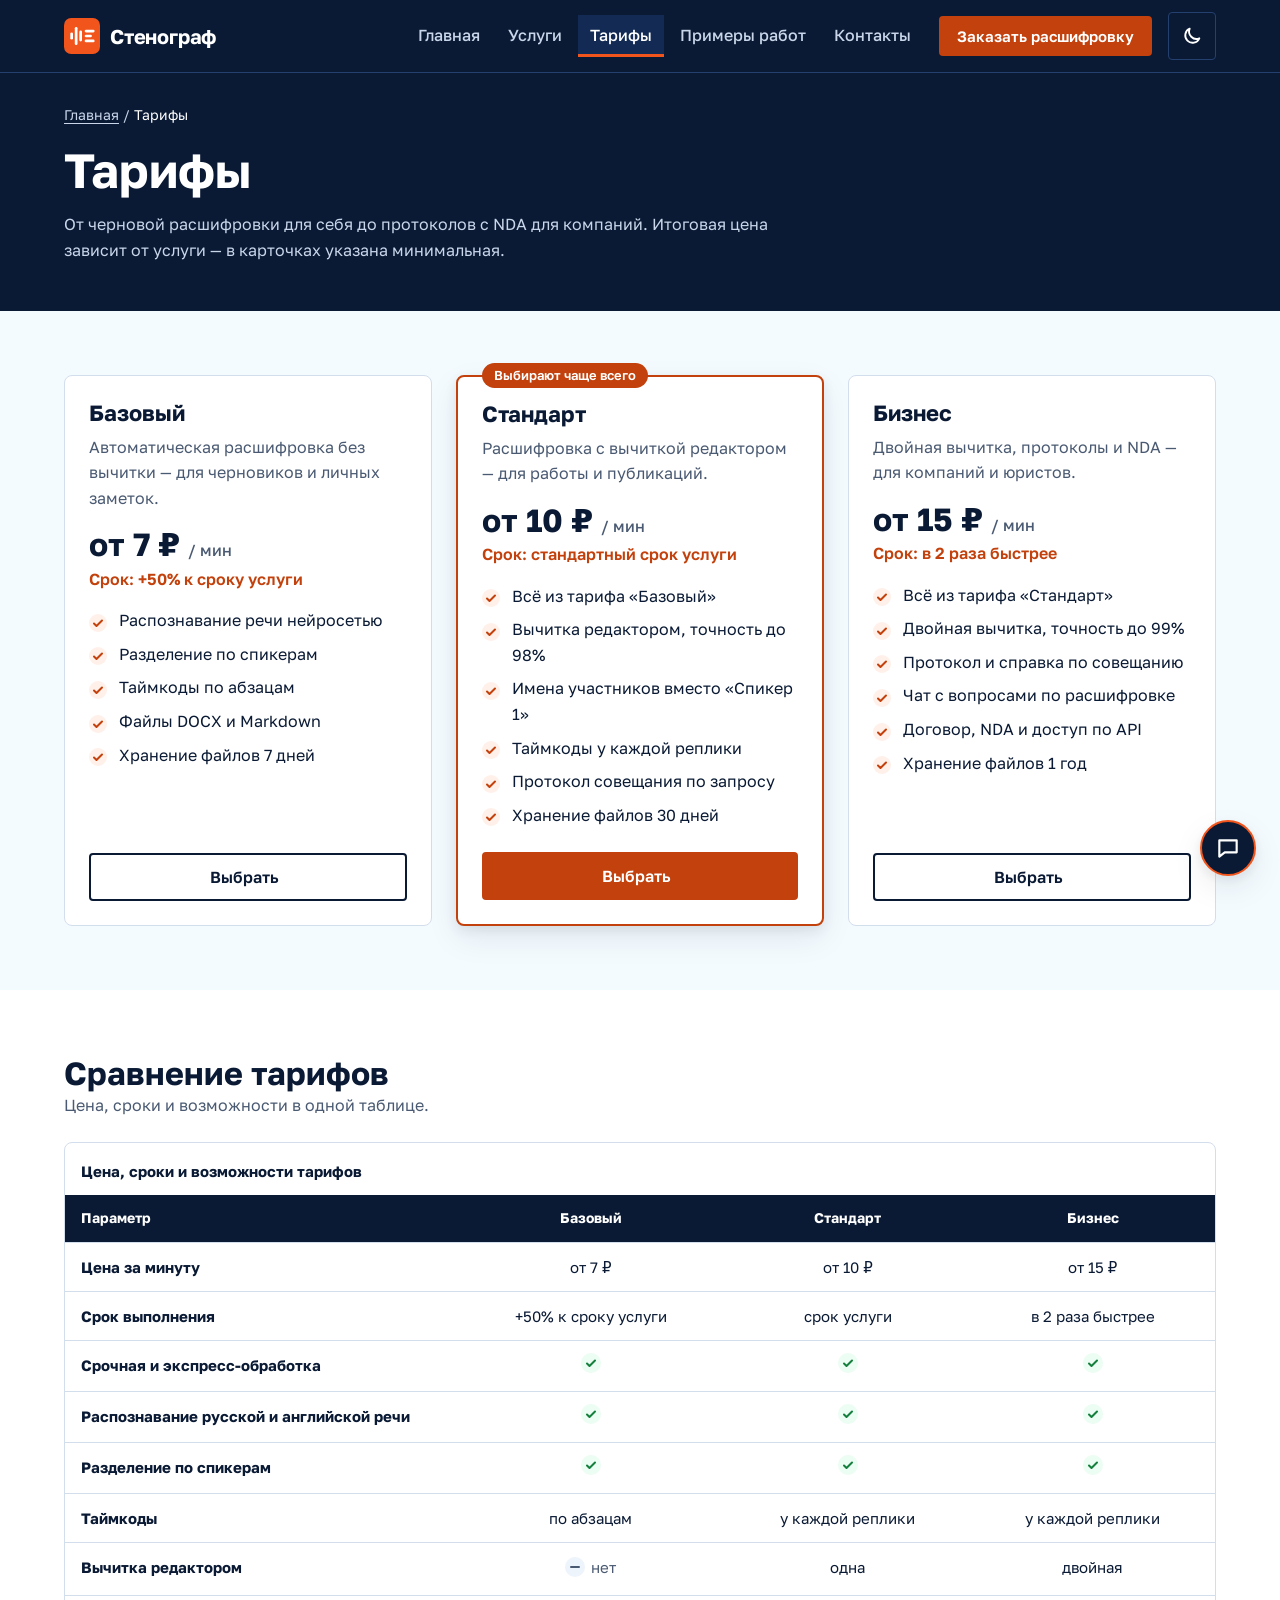
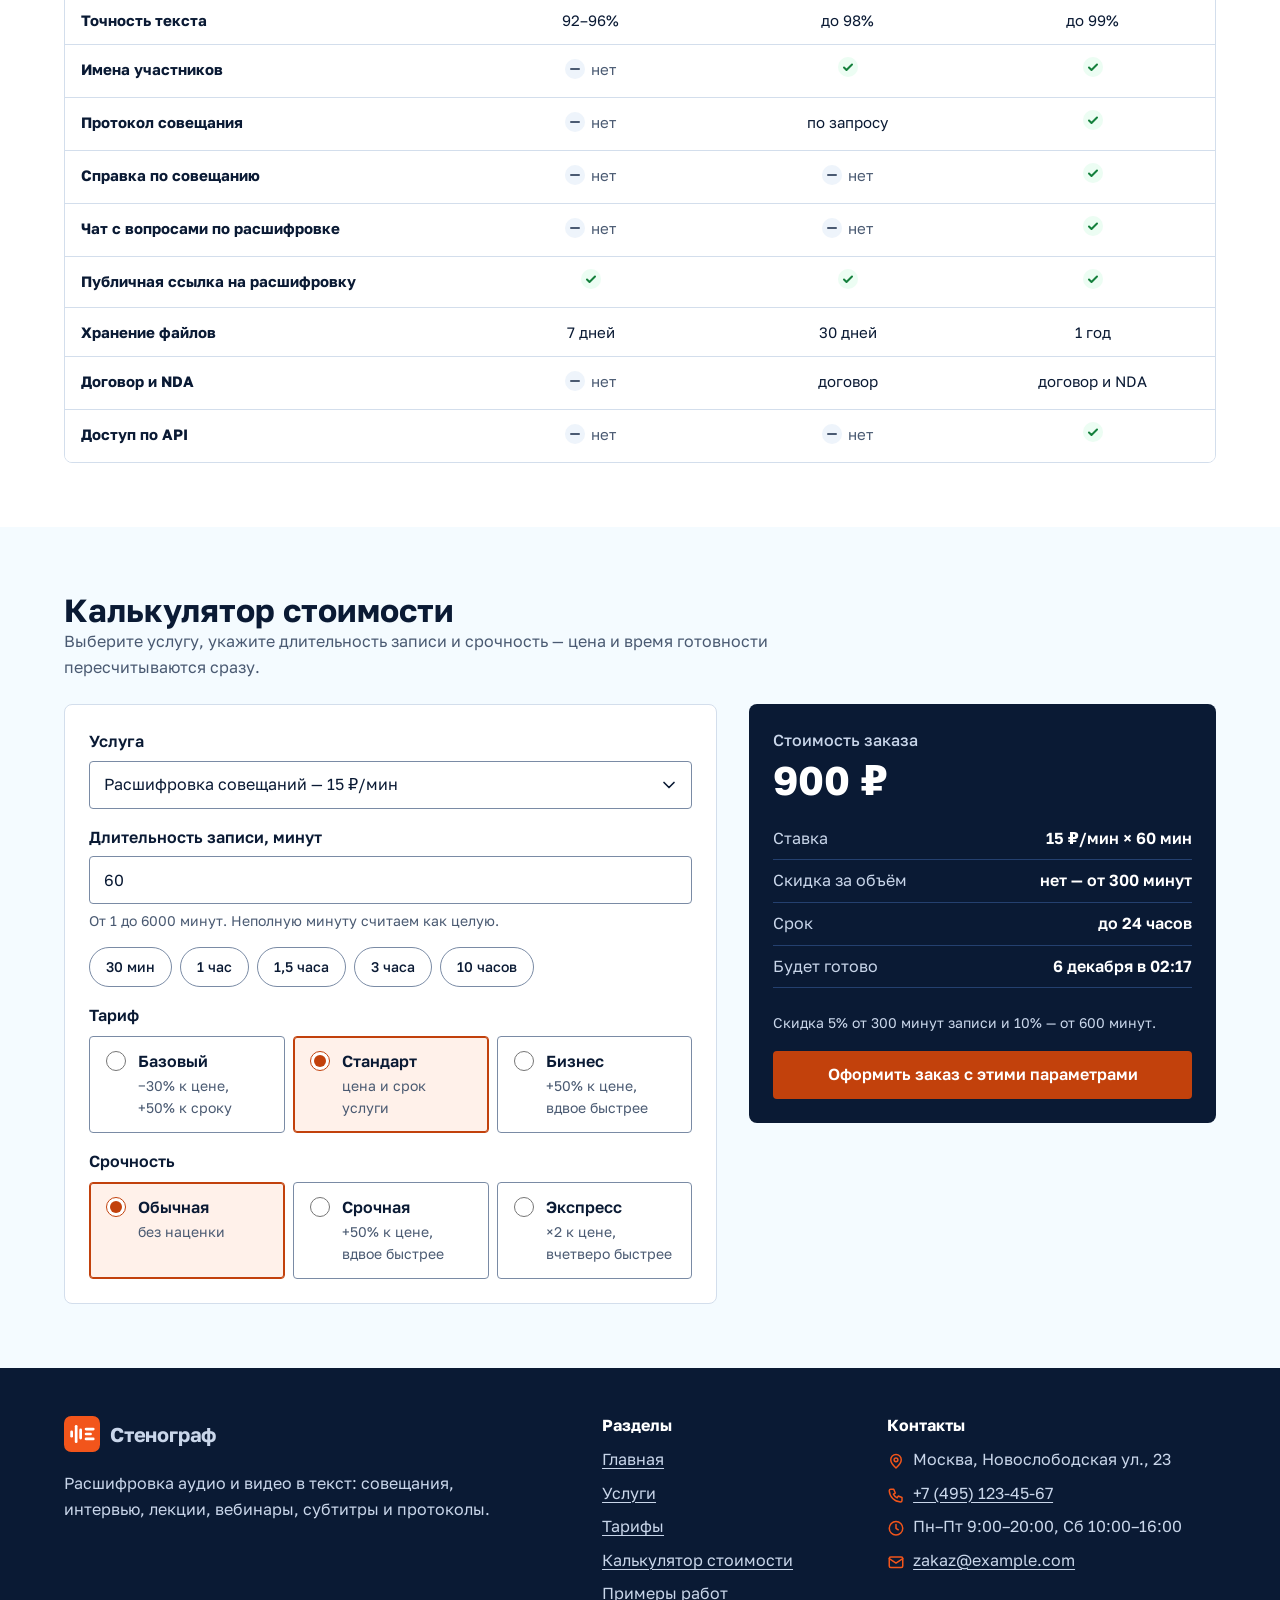
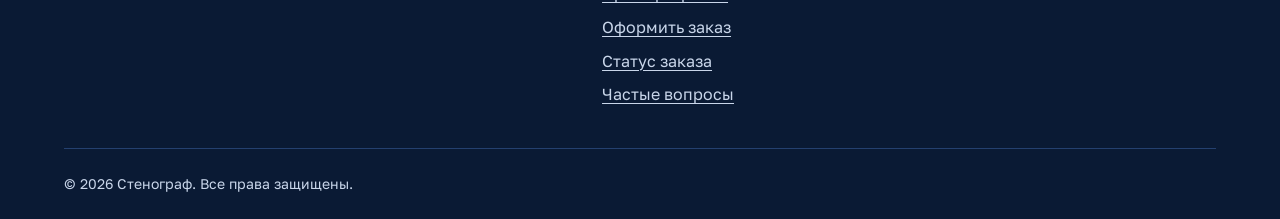
<file: tariffs.html>
<!DOCTYPE html>
<html lang="ru">
<head>
  <meta charset="UTF-8">
  <meta name="viewport" content="width=device-width, initial-scale=1">
  <title>Тарифы и калькулятор стоимости — Стенограф</title>
  <meta name="description" content="Сравнение тарифов Базовый, Стандарт и Бизнес по цене, срокам и возможностям. Калькулятор стоимости расшифровки по длительности записи и срочности.">
  <meta name="theme-color" content="#0a1a34">
  <link rel="icon" href="images/favicon.svg" type="image/svg+xml">
  <link rel="stylesheet" href="css/style.css?v=3">
  <link rel="stylesheet" href="css/responsive.css?v=3">
  <script>
    /* Отметка «JavaScript включён» — до отрисовки, чтобы меню и фильтры не мигали.
       Предзагрузка шрифта только по http(s): при открытии файла с диска (file://)
       браузер блокирует такой запрос и пишет ошибку в консоль. */
    document.documentElement.classList.add('js');
    /* Тёмная тема, если её выбрали раньше */
    try {
      if (localStorage.getItem('stenograf-theme') === 'dark') document.documentElement.dataset.theme = 'dark';
    } catch (e) {}
    if (location.protocol !== 'file:') {
      var fontPreload = document.createElement('link');
      fontPreload.rel = 'preload';
      fontPreload.as = 'font';
      fontPreload.type = 'font/woff2';
      fontPreload.crossOrigin = 'anonymous';
      fontPreload.href = 'fonts/golos-text-cyrillic-400-normal.woff2';
      document.head.appendChild(fontPreload);
    }
  </script>
  <script src="js/data.js?v=3" defer></script>
  <script src="js/main.js?v=3" defer></script>
</head>
<body id="top">
<a class="skip-link" href="#main">Перейти к содержанию</a>

<header class="site-header">
  <div class="container site-header__inner">
    <a class="logo" href="index.html">
      <img class="logo__mark" src="images/logo.svg" alt="" width="36" height="36">
      <span>Стенограф</span>
    </a>

    <button class="site-header__toggle" type="button" aria-expanded="false" aria-controls="site-menu">
      <span class="site-header__toggle-icon" aria-hidden="true"></span>
      <span class="visually-hidden site-header__toggle-label">Открыть меню</span>
    </button>

    <nav class="site-nav" id="site-menu" aria-label="Основное меню">
      <ul class="site-nav__list">
          <li class="site-nav__item"><a class="site-nav__link" href="index.html">Главная</a></li>
          <li class="site-nav__item"><a class="site-nav__link" href="catalog.html">Услуги</a></li>
          <li class="site-nav__item"><a class="site-nav__link" href="tariffs.html" aria-current="page">Тарифы</a></li>
          <li class="site-nav__item"><a class="site-nav__link" href="examples.html">Примеры работ</a></li>
          <li class="site-nav__item"><a class="site-nav__link" href="contacts.html">Контакты</a></li>
          <li class="site-nav__item site-nav__item--cta"><a class="button button--primary button--small" href="order.html">Заказать расшифровку</a></li>
      </ul>
    </nav>
  </div>
</header>

<main id="main">
  <section class="page-head" aria-labelledby="page-title">
    <div class="container">
      <nav class="breadcrumbs" aria-label="Хлебные крошки">
        <ol class="breadcrumbs__list">
          <li class="breadcrumbs__item"><a class="breadcrumbs__link" href="index.html">Главная</a></li>
          <li class="breadcrumbs__item"><span aria-current="page">Тарифы</span></li>
        </ol>
      </nav>
      <h1 class="page-head__title" id="page-title">Тарифы</h1>
      <p class="page-head__lead">
        От черновой расшифровки для себя до протоколов с NDA для компаний.
        Итоговая цена зависит от услуги — в карточках указана минимальная.
      </p>
    </div>
  </section>

  <section class="section" aria-labelledby="plans-title">
    <div class="container">
      <h2 class="visually-hidden" id="plans-title">Тарифы</h2>
      <ul class="grid grid--3">
        <li>
          <article class="tariff">
            <h3 class="tariff__title">Базовый</h3>
            <p class="tariff__text">Автоматическая расшифровка без вычитки — для черновиков и личных заметок.</p>
            <p class="tariff__price">от 7 ₽ <small>/ мин</small></p>
            <p class="tariff__term">Срок: +50% к сроку услуги</p>
            <ul class="check-list tariff__list">
              <li>Распознавание речи нейросетью</li>
              <li>Разделение по спикерам</li>
              <li>Таймкоды по абзацам</li>
              <li>Файлы DOCX и Markdown</li>
              <li>Хранение файлов 7 дней</li>
            </ul>
            <a class="button button--block" href="order.html?tariff=basic">
              Выбрать<span class="visually-hidden"> тариф «Базовый»</span>
            </a>
          </article>
        </li>
        <li>
          <article class="tariff tariff--featured">
            <p class="tariff__badge">Выбирают чаще всего</p>
            <h3 class="tariff__title">Стандарт</h3>
            <p class="tariff__text">Расшифровка с вычиткой редактором — для работы и публикаций.</p>
            <p class="tariff__price">от 10 ₽ <small>/ мин</small></p>
            <p class="tariff__term">Срок: стандартный срок услуги</p>
            <ul class="check-list tariff__list">
              <li>Всё из тарифа «Базовый»</li>
              <li>Вычитка редактором, точность до 98%</li>
              <li>Имена участников вместо «Спикер 1»</li>
              <li>Таймкоды у каждой реплики</li>
              <li>Протокол совещания по запросу</li>
              <li>Хранение файлов 30 дней</li>
            </ul>
            <a class="button button--primary button--block" href="order.html?tariff=standard">
              Выбрать<span class="visually-hidden"> тариф «Стандарт»</span>
            </a>
          </article>
        </li>
        <li>
          <article class="tariff">
            <h3 class="tariff__title">Бизнес</h3>
            <p class="tariff__text">Двойная вычитка, протоколы и NDA — для компаний и юристов.</p>
            <p class="tariff__price">от 15 ₽ <small>/ мин</small></p>
            <p class="tariff__term">Срок: в 2 раза быстрее</p>
            <ul class="check-list tariff__list">
              <li>Всё из тарифа «Стандарт»</li>
              <li>Двойная вычитка, точность до 99%</li>
              <li>Протокол и справка по совещанию</li>
              <li>Чат с вопросами по расшифровке</li>
              <li>Договор, NDA и доступ по API</li>
              <li>Хранение файлов 1 год</li>
            </ul>
            <a class="button button--block" href="order.html?tariff=business">
              Выбрать<span class="visually-hidden"> тариф «Бизнес»</span>
            </a>
          </article>
        </li>
      </ul>
    </div>
  </section>

  <section class="section section--alt" aria-labelledby="compare-title">
    <div class="container">
      <div class="section__head">
        <div class="section__head-text">
          <h2 class="section__title" id="compare-title">Сравнение тарифов</h2>
          <p class="section__lead">Цена, сроки и возможности в одной таблице.</p>
        </div>
      </div>

      <div class="table-wrap">
        <table class="table table--stack compare">
          <caption>Цена, сроки и возможности тарифов</caption>
          <thead>
            <tr>
              <th scope="col">Параметр</th>
              <th scope="col">Базовый</th>
              <th scope="col">Стандарт</th>
              <th scope="col">Бизнес</th>
            </tr>
          </thead>
          <tbody>
            <tr>
              <th scope="row">Цена за минуту</th>
              <td data-label="Базовый">от 7 ₽</td>
              <td data-label="Стандарт">от 10 ₽</td>
              <td data-label="Бизнес">от 15 ₽</td>
            </tr>
            <tr>
              <th scope="row">Срок выполнения</th>
              <td data-label="Базовый">+50% к сроку услуги</td>
              <td data-label="Стандарт">срок услуги</td>
              <td data-label="Бизнес">в 2 раза быстрее</td>
            </tr>
            <tr>
              <th scope="row">Срочная и экспресс-обработка</th>
              <td data-label="Базовый"><span class="compare__yes"><span class="visually-hidden">Есть</span></span></td>
              <td data-label="Стандарт"><span class="compare__yes"><span class="visually-hidden">Есть</span></span></td>
              <td data-label="Бизнес"><span class="compare__yes"><span class="visually-hidden">Есть</span></span></td>
            </tr>
            <tr>
              <th scope="row">Распознавание русской и английской речи</th>
              <td data-label="Базовый"><span class="compare__yes"><span class="visually-hidden">Есть</span></span></td>
              <td data-label="Стандарт"><span class="compare__yes"><span class="visually-hidden">Есть</span></span></td>
              <td data-label="Бизнес"><span class="compare__yes"><span class="visually-hidden">Есть</span></span></td>
            </tr>
            <tr>
              <th scope="row">Разделение по спикерам</th>
              <td data-label="Базовый"><span class="compare__yes"><span class="visually-hidden">Есть</span></span></td>
              <td data-label="Стандарт"><span class="compare__yes"><span class="visually-hidden">Есть</span></span></td>
              <td data-label="Бизнес"><span class="compare__yes"><span class="visually-hidden">Есть</span></span></td>
            </tr>
            <tr>
              <th scope="row">Таймкоды</th>
              <td data-label="Базовый">по абзацам</td>
              <td data-label="Стандарт">у каждой реплики</td>
              <td data-label="Бизнес">у каждой реплики</td>
            </tr>
            <tr>
              <th scope="row">Вычитка редактором</th>
              <td data-label="Базовый"><span class="compare__no">нет</span></td>
              <td data-label="Стандарт">одна</td>
              <td data-label="Бизнес">двойная</td>
            </tr>
            <tr>
              <th scope="row">Точность текста</th>
              <td data-label="Базовый">92–96%</td>
              <td data-label="Стандарт">до 98%</td>
              <td data-label="Бизнес">до 99%</td>
            </tr>
            <tr>
              <th scope="row">Имена участников</th>
              <td data-label="Базовый"><span class="compare__no">нет</span></td>
              <td data-label="Стандарт"><span class="compare__yes"><span class="visually-hidden">Есть</span></span></td>
              <td data-label="Бизнес"><span class="compare__yes"><span class="visually-hidden">Есть</span></span></td>
            </tr>
            <tr>
              <th scope="row">Протокол совещания</th>
              <td data-label="Базовый"><span class="compare__no">нет</span></td>
              <td data-label="Стандарт">по запросу</td>
              <td data-label="Бизнес"><span class="compare__yes"><span class="visually-hidden">Есть</span></span></td>
            </tr>
            <tr>
              <th scope="row">Справка по совещанию</th>
              <td data-label="Базовый"><span class="compare__no">нет</span></td>
              <td data-label="Стандарт"><span class="compare__no">нет</span></td>
              <td data-label="Бизнес"><span class="compare__yes"><span class="visually-hidden">Есть</span></span></td>
            </tr>
            <tr>
              <th scope="row">Чат с вопросами по расшифровке</th>
              <td data-label="Базовый"><span class="compare__no">нет</span></td>
              <td data-label="Стандарт"><span class="compare__no">нет</span></td>
              <td data-label="Бизнес"><span class="compare__yes"><span class="visually-hidden">Есть</span></span></td>
            </tr>
            <tr>
              <th scope="row">Публичная ссылка на расшифровку</th>
              <td data-label="Базовый"><span class="compare__yes"><span class="visually-hidden">Есть</span></span></td>
              <td data-label="Стандарт"><span class="compare__yes"><span class="visually-hidden">Есть</span></span></td>
              <td data-label="Бизнес"><span class="compare__yes"><span class="visually-hidden">Есть</span></span></td>
            </tr>
            <tr>
              <th scope="row">Хранение файлов</th>
              <td data-label="Базовый">7 дней</td>
              <td data-label="Стандарт">30 дней</td>
              <td data-label="Бизнес">1 год</td>
            </tr>
            <tr>
              <th scope="row">Договор и NDA</th>
              <td data-label="Базовый"><span class="compare__no">нет</span></td>
              <td data-label="Стандарт">договор</td>
              <td data-label="Бизнес">договор и NDA</td>
            </tr>
            <tr>
              <th scope="row">Доступ по API</th>
              <td data-label="Базовый"><span class="compare__no">нет</span></td>
              <td data-label="Стандарт"><span class="compare__no">нет</span></td>
              <td data-label="Бизнес"><span class="compare__yes"><span class="visually-hidden">Есть</span></span></td>
            </tr>
          </tbody>
        </table>
      </div>
    </div>
  </section>

  <section class="section" id="calculator" aria-labelledby="calc-title">
    <div class="container">
      <div class="section__head">
        <div class="section__head-text">
          <h2 class="section__title" id="calc-title">Калькулятор стоимости</h2>
          <p class="section__lead">
            Выберите услугу, укажите длительность записи и срочность — цена и время готовности
            пересчитываются сразу.
          </p>
        </div>
      </div>

      <form class="calc" id="calc-form" novalidate>
        <div class="calc__fields card">
          <div class="field">
            <label class="field__label" for="calc-service">Услуга</label>
            <select class="field__input" id="calc-service" name="service"></select>
          </div>

          <div class="field">
            <label class="field__label" for="calc-minutes">Длительность записи, минут</label>
            <input class="field__input" id="calc-minutes" name="minutes" type="number" inputmode="numeric"
                   min="1" max="6000" step="1" value="60" required
                   aria-describedby="calc-minutes-hint calc-minutes-error">
            <p class="field__hint" id="calc-minutes-hint">От 1 до 6000 минут. Неполную минуту считаем как целую.</p>
            <p class="field__error" id="calc-minutes-error"></p>
            <div class="presets" role="group" aria-label="Типичная длительность записи">
              <button class="presets__button" type="button" data-minutes="30">30 мин</button>
              <button class="presets__button" type="button" data-minutes="60">1 час</button>
              <button class="presets__button" type="button" data-minutes="90">1,5 часа</button>
              <button class="presets__button" type="button" data-minutes="180">3 часа</button>
              <button class="presets__button" type="button" data-minutes="600">10 часов</button>
            </div>
          </div>

          <fieldset class="choices">
            <legend class="choices__legend">Тариф</legend>
            <div class="choices__list choices__list--3">
              <label class="choice">
                <input type="radio" name="tariff" value="basic">
                <span>
                  <span class="choice__title">Базовый</span>
                  <span class="choice__text">−30% к цене, +50% к сроку</span>
                </span>
              </label>
              <label class="choice">
                <input type="radio" name="tariff" value="standard" checked>
                <span>
                  <span class="choice__title">Стандарт</span>
                  <span class="choice__text">цена и срок услуги</span>
                </span>
              </label>
              <label class="choice">
                <input type="radio" name="tariff" value="business">
                <span>
                  <span class="choice__title">Бизнес</span>
                  <span class="choice__text">+50% к цене, вдвое быстрее</span>
                </span>
              </label>
            </div>
          </fieldset>

          <fieldset class="choices">
            <legend class="choices__legend">Срочность</legend>
            <div class="choices__list choices__list--3">
              <label class="choice">
                <input type="radio" name="urgency" value="normal" checked>
                <span>
                  <span class="choice__title">Обычная</span>
                  <span class="choice__text">без наценки</span>
                </span>
              </label>
              <label class="choice">
                <input type="radio" name="urgency" value="urgent">
                <span>
                  <span class="choice__title">Срочная</span>
                  <span class="choice__text">+50% к цене, вдвое быстрее</span>
                </span>
              </label>
              <label class="choice">
                <input type="radio" name="urgency" value="express">
                <span>
                  <span class="choice__title">Экспресс</span>
                  <span class="choice__text">×2 к цене, вчетверо быстрее</span>
                </span>
              </label>
            </div>
          </fieldset>
        </div>

        <div class="calc__result">
          <p class="calc__result-title" id="calc-total-label">Стоимость заказа</p>
          <output class="calc__total" id="calc-total" for="calc-service calc-minutes" aria-labelledby="calc-total-label">900 ₽</output>
          <dl class="calc__breakdown">
            <div class="calc__row">
              <dt>Ставка</dt>
              <dd id="calc-rate">15 ₽/мин × 60 мин</dd>
            </div>
            <div class="calc__row">
              <dt>Скидка за объём</dt>
              <dd id="calc-discount">нет — от 300 минут</dd>
            </div>
            <div class="calc__row">
              <dt>Срок</dt>
              <dd id="calc-deadline">до 24 часов</dd>
            </div>
            <div class="calc__row">
              <dt>Будет готово</dt>
              <dd id="calc-ready">—</dd>
            </div>
          </dl>
          <p class="calc__note" id="calc-min-note" hidden>Минимальная сумма заказа — 300 ₽.</p>
          <p class="calc__note">Скидка 5% от 300 минут записи и 10% — от 600 минут.</p>
          <a class="button button--primary button--block" id="calc-order" href="order.html">Оформить заказ с этими параметрами</a>
        </div>
      </form>
    </div>
  </section>
</main>

<footer class="site-footer">
  <div class="container">
    <div class="site-footer__grid">
      <div class="site-footer__about">
        <a class="logo" href="index.html">
          <img class="logo__mark" src="images/logo.svg" alt="" width="36" height="36">
          <span>Стенограф</span>
        </a>
        <p class="site-footer__text">
          Расшифровка аудио и видео в текст: совещания, интервью, лекции, вебинары, субтитры и протоколы.
        </p>
      </div>

      <nav aria-label="Разделы сайта">
        <h2 class="site-footer__title">Разделы</h2>
        <ul class="site-footer__list">
          <li><a href="index.html">Главная</a></li>
          <li><a href="catalog.html">Услуги</a></li>
          <li><a href="tariffs.html">Тарифы</a></li>
          <li><a href="tariffs.html#calculator">Калькулятор стоимости</a></li>
          <li><a href="examples.html">Примеры работ</a></li>
          <li><a href="order.html">Оформить заказ</a></li>
          <li><a href="order.html#status">Статус заказа</a></li>
          <li><a href="contacts.html#faq">Частые вопросы</a></li>
        </ul>
      </nav>


      <div>
        <h2 class="site-footer__title">Контакты</h2>
        <ul class="site-footer__list site-footer__contacts">
          <li><svg class="site-footer__icon" width="18" height="18" viewBox="0 0 24 24" fill="none" stroke="currentColor" stroke-width="2" stroke-linecap="round" stroke-linejoin="round" aria-hidden="true"><path d="M12 21s-7-6.2-7-11a7 7 0 0 1 14 0c0 4.8-7 11-7 11z"/><circle cx="12" cy="10" r="2.5"/></svg>Москва, Новослободская ул., 23</li>
          <li><svg class="site-footer__icon" width="18" height="18" viewBox="0 0 24 24" fill="none" stroke="currentColor" stroke-width="2" stroke-linecap="round" stroke-linejoin="round" aria-hidden="true"><path d="M5 4h4l2 5-2.5 1.5a11 11 0 0 0 5 5L15 13l5 2v4a2 2 0 0 1-2 2A16 16 0 0 1 3 6a2 2 0 0 1 2-2"/></svg><a href="tel:+74951234567">+7 (495) 123-45-67</a></li>
          <li><svg class="site-footer__icon" width="18" height="18" viewBox="0 0 24 24" fill="none" stroke="currentColor" stroke-width="2" stroke-linecap="round" stroke-linejoin="round" aria-hidden="true"><circle cx="12" cy="12" r="9"/><path d="M12 7v5l3 2"/></svg>Пн–Пт 9:00–20:00, Сб 10:00–16:00</li>
          <li><svg class="site-footer__icon" width="18" height="18" viewBox="0 0 24 24" fill="none" stroke="currentColor" stroke-width="2" stroke-linecap="round" stroke-linejoin="round" aria-hidden="true"><rect x="3" y="5" width="18" height="14" rx="2"/><path d="M3 7l9 6 9-6"/></svg><a href="mailto:zakaz@example.com">zakaz@example.com</a></li>
        </ul>
      </div>
    </div>

    <div class="site-footer__bottom">
      <p>© <span data-year>2026</span> Стенограф. Все права защищены.</p>
    </div>
  </div>
</footer>

<a class="back-to-top" href="#top">
  <svg width="24" height="24" viewBox="0 0 24 24" fill="none" stroke="currentColor" stroke-width="2.5" stroke-linecap="round" stroke-linejoin="round" aria-hidden="true"><path d="M5 4h14"/><path d="M12 20V9"/><path d="M7 13l5-5 5 5"/></svg>
  <span class="visually-hidden">Наверх</span>
</a>
</body>
</html>
</file>
<file: css/style.css>
/*
 * «Стенограф» — основные стили.
 * Подход Mobile First: здесь базовые стили для узкого экрана (от 320px),
 * расширение раскладки под планшет и desktop — в css/responsive.css.
 * Именование классов — БЭМ: блок__элемент--модификатор.
 *
 * 1. Шрифты            9. Каталог и фильтры     17. Отзывы
 * 2. Переменные       10. Страница услуги      18. FAQ
 * 3. Базовые стили    11. Таблицы              19. Контакты
 * 4. Утилиты          12. Тарифы               20. CTA-блок
 * 5. Кнопки           13. Калькулятор          21. Подвал
 * 6. Шапка            14. Расшифровки          22. Кнопка «Наверх»
 * 7. Первый экран     15. Формы                23. Новые функции: тема, чат,
 * 8. Секции, карточки 16. Заказ и диалог           сравнение, промокод, статус
 *                                               24. Тёмная тема
 *                                               25. Уменьшение анимации
 */

/* ========== 1. Шрифты ==========
   Golos Text подключён локально (лицензия OFL, fonts/OFL.txt) —
   без внешних CDN страница не ждёт сторонний сервер. */

@font-face {
  font-family: 'Golos Text';
  font-style: normal;
  font-weight: 400;
  font-display: swap;
  src: url('../fonts/golos-text-cyrillic-400-normal.woff2') format('woff2');
  unicode-range: U+0301, U+0400-045F, U+0490-0491, U+04B0-04B1, U+2116;
}

@font-face {
  font-family: 'Golos Text';
  font-style: normal;
  font-weight: 400;
  font-display: swap;
  src: url('../fonts/golos-text-latin-400-normal.woff2') format('woff2');
  unicode-range: U+0000-00FF, U+0131, U+0152-0153, U+02BB-02BC, U+02C6, U+02DA, U+02DC, U+0304, U+0308, U+0329, U+2000-206F, U+20AC, U+2122, U+2191, U+2193, U+2212, U+2215, U+FEFF, U+FFFD;
}

@font-face {
  font-family: 'Golos Text';
  font-style: normal;
  font-weight: 500;
  font-display: swap;
  src: url('../fonts/golos-text-cyrillic-500-normal.woff2') format('woff2');
  unicode-range: U+0301, U+0400-045F, U+0490-0491, U+04B0-04B1, U+2116;
}

@font-face {
  font-family: 'Golos Text';
  font-style: normal;
  font-weight: 500;
  font-display: swap;
  src: url('../fonts/golos-text-latin-500-normal.woff2') format('woff2');
  unicode-range: U+0000-00FF, U+0131, U+0152-0153, U+02BB-02BC, U+02C6, U+02DA, U+02DC, U+0304, U+0308, U+0329, U+2000-206F, U+20AC, U+2122, U+2191, U+2193, U+2212, U+2215, U+FEFF, U+FFFD;
}

@font-face {
  font-family: 'Golos Text';
  font-style: normal;
  font-weight: 600;
  font-display: swap;
  src: url('../fonts/golos-text-cyrillic-600-normal.woff2') format('woff2');
  unicode-range: U+0301, U+0400-045F, U+0490-0491, U+04B0-04B1, U+2116;
}

@font-face {
  font-family: 'Golos Text';
  font-style: normal;
  font-weight: 600;
  font-display: swap;
  src: url('../fonts/golos-text-latin-600-normal.woff2') format('woff2');
  unicode-range: U+0000-00FF, U+0131, U+0152-0153, U+02BB-02BC, U+02C6, U+02DA, U+02DC, U+0304, U+0308, U+0329, U+2000-206F, U+20AC, U+2122, U+2191, U+2193, U+2212, U+2215, U+FEFF, U+FFFD;
}

@font-face {
  font-family: 'Golos Text';
  font-style: normal;
  font-weight: 700;
  font-display: swap;
  src: url('../fonts/golos-text-cyrillic-700-normal.woff2') format('woff2');
  unicode-range: U+0301, U+0400-045F, U+0490-0491, U+04B0-04B1, U+2116;
}

@font-face {
  font-family: 'Golos Text';
  font-style: normal;
  font-weight: 700;
  font-display: swap;
  src: url('../fonts/golos-text-latin-700-normal.woff2') format('woff2');
  unicode-range: U+0000-00FF, U+0131, U+0152-0153, U+02BB-02BC, U+02C6, U+02DA, U+02DC, U+0304, U+0308, U+0329, U+2000-206F, U+20AC, U+2122, U+2191, U+2193, U+2212, U+2215, U+FEFF, U+FFFD;
}

/* ========== 2. Переменные ==========
   Палитра платформы: тёмно-синий шапки и фирменный оранжевый.
   Для текста и кнопок оранжевый затемнён до #C2410C — контраст с белым 5.2:1 (WCAG AA). */

:root {
  --c-navy: #0a1a34;
  --c-navy-light: #132b54;
  --c-navy-line: #24406f;
  --c-accent: #c2410c;
  --c-accent-hover: #9a3412;
  --c-accent-text: #c2410c; /* оранжевый для текста и ссылок */
  --c-brand: #f2551b;
  --c-brand-soft: #fff1ea;
  --c-bg: #f4fbff;
  --c-surface: #ffffff;
  --c-surface-alt: #eef4fb;
  --c-text: #0a1a34;
  --c-ink: #0a1a34; /* обводка и текст обычных кнопок */
  --c-muted: #4a5a72;
  --c-border: #d3deec;
  --c-field-border: #7a8ba5;
  --c-on-dark: #ffffff;
  --c-on-dark-muted: #c9d6ea;
  --c-success: #15803d;
  --c-success-soft: #ecfdf3;
  --c-error: #b42318;
  --c-error-soft: #fef3f2;
  --c-star: #c77700;
  --c-star-off: #c9d6ea;
  --c-speaker-0: #c2410c;
  --c-speaker-1: #1f3a6b;
  --c-speaker-2: #0f766e;
  --c-speaker-3: #7e22ce;
  --c-focus: #f2551b;

  --font-main: 'Golos Text', system-ui, -apple-system, 'Segoe UI', Roboto, Arial, sans-serif;
  --font-mono: ui-monospace, 'SF Mono', Menlo, Consolas, monospace;

  --space-1: 4px;
  --space-2: 8px;
  --space-3: 12px;
  --space-4: 16px;
  --space-5: 24px;
  --space-6: 32px;
  --space-7: 48px;
  --space-8: 64px;

  --radius-s: 4px;
  --radius-m: 8px;
  --radius-l: 16px;

  --shadow-s: 0 1px 2px rgba(10, 26, 52, 0.06), 0 2px 8px rgba(10, 26, 52, 0.05);
  --shadow-m: 0 4px 12px rgba(10, 26, 52, 0.08), 0 12px 32px rgba(10, 26, 52, 0.08);

  --container: 1200px;
  --gutter: 16px;
  --header-height: 64px;
  --transition: 0.18s ease;
}

/* ========== 3. Базовые стили ========== */

*,
*::before,
*::after {
  box-sizing: border-box;
}

html {
  -webkit-text-size-adjust: 100%;
  text-size-adjust: 100%;
  scroll-behavior: smooth;
  scroll-padding-top: calc(var(--header-height) + var(--space-4));
}

body {
  margin: 0;
  min-width: 320px;
  font-family: var(--font-main);
  font-size: 1rem;
  line-height: 1.6;
  color: var(--c-text);
  background: var(--c-bg);
  -webkit-font-smoothing: antialiased;
  overflow-wrap: break-word;
}

/* Изображения и медиа никогда не выходят за контейнер */
img,
svg,
video,
picture {
  display: block;
  max-width: 100%;
  height: auto;
}

h1,
h2,
h3,
h4 {
  margin: 0 0 var(--space-4);
  line-height: 1.2;
  font-weight: 700;
  text-wrap: balance;
}

h1 {
  font-size: clamp(1.75rem, 1.2rem + 2.6vw, 3rem);
}

h2 {
  font-size: clamp(1.4rem, 1.1rem + 1.4vw, 2rem);
}

h3 {
  font-size: 1.125rem;
}

p {
  margin: 0 0 var(--space-4);
}

ul,
ol {
  margin: 0 0 var(--space-4);
  padding-left: 1.25em;
}

a {
  color: var(--c-accent-text);
  text-decoration-thickness: 1px;
  text-underline-offset: 3px;
  transition: color var(--transition);
}

a:hover {
  color: var(--c-accent-hover);
}

button,
input,
select,
textarea {
  font: inherit;
  color: inherit;
}

button {
  cursor: pointer;
}

/* Единый заметный фокус для клавиатуры на всех интерактивных элементах */
:focus-visible {
  outline: 3px solid var(--c-focus);
  outline-offset: 2px;
  border-radius: var(--radius-s);
}

::selection {
  background: var(--c-brand-soft);
  color: var(--c-text);
}

[hidden] {
  display: none !important;
}

/* ========== 4. Утилиты ========== */

.container {
  width: 100%;
  max-width: var(--container);
  margin: 0 auto;
  padding: 0 var(--gutter);
}

.visually-hidden {
  position: absolute !important;
  width: 1px;
  height: 1px;
  padding: 0;
  margin: -1px;
  overflow: hidden;
  clip: rect(0 0 0 0);
  white-space: nowrap;
  border: 0;
}

.skip-link {
  position: absolute;
  top: var(--space-2);
  left: var(--space-2);
  z-index: 1000;
  padding: var(--space-2) var(--space-4);
  color: var(--c-on-dark);
  background: var(--c-accent);
  border-radius: var(--radius-s);
  font-weight: 600;
  transform: translateY(-200%);
}

.skip-link:focus {
  transform: none;
  color: var(--c-on-dark);
}

.muted {
  color: var(--c-muted);
}

.lead {
  font-size: 1.125rem;
  color: var(--c-muted);
}

.tag {
  display: inline-block;
  padding: 2px 10px;
  font-size: 0.8125rem;
  font-weight: 500;
  color: var(--c-navy-light);
  background: var(--c-surface-alt);
  border-radius: 999px;
}

.check-list {
  padding: 0;
  list-style: none;
}

.check-list li {
  position: relative;
  padding-left: 30px;
  margin-bottom: var(--space-2);
}

.check-list li::before {
  content: '';
  position: absolute;
  top: 0.35em;
  left: 0;
  width: 18px;
  height: 18px;
  border-radius: 50%;
  background: var(--c-brand-soft) url("data:image/svg+xml,%3Csvg xmlns='http://www.w3.org/2000/svg' viewBox='0 0 18 18'%3E%3Cpath d='M5 9.5l2.5 2.5L13 6.5' fill='none' stroke='%23c2410c' stroke-width='2' stroke-linecap='round' stroke-linejoin='round'/%3E%3C/svg%3E") center / 18px no-repeat;
}

/* ========== 5. Кнопки ========== */

.button {
  display: inline-flex;
  align-items: center;
  justify-content: center;
  gap: var(--space-2);
  min-height: 48px;
  padding: 12px 22px;
  font-weight: 600;
  line-height: 1.2;
  text-align: center;
  text-decoration: none;
  color: var(--c-ink);
  background: var(--c-surface);
  border: 2px solid var(--c-ink);
  border-radius: var(--radius-s);
  transition: background var(--transition), color var(--transition), border-color var(--transition), transform var(--transition);
}

.button:hover {
  color: var(--c-ink);
  background: var(--c-surface-alt);
}

.button:active {
  transform: translateY(1px);
}

.button--primary {
  color: var(--c-on-dark);
  background: var(--c-accent);
  border-color: var(--c-accent);
}

.button--primary:hover {
  color: var(--c-on-dark);
  background: var(--c-accent-hover);
  border-color: var(--c-accent-hover);
}

/* Кнопка на тёмном фоне */
.button--light {
  color: var(--c-on-dark);
  background: transparent;
  border-color: var(--c-on-dark-muted);
}

.button--light:hover {
  color: var(--c-navy);
  background: var(--c-on-dark);
}

.button--small {
  min-height: 40px;
  padding: 8px 16px;
  font-size: 0.9375rem;
}

.button--block {
  width: 100%;
}

.button[aria-disabled='true'],
.button:disabled {
  opacity: 0.55;
  cursor: not-allowed;
  transform: none;
}

/* ========== 6. Шапка и навигация ========== */

.site-header {
  position: sticky;
  top: 0;
  z-index: 100;
  color: var(--c-on-dark);
  background: var(--c-navy);
  box-shadow: 0 1px 0 var(--c-navy-line);
}

.site-header__inner {
  display: flex;
  align-items: center;
  justify-content: space-between;
  gap: var(--space-4);
  min-height: var(--header-height);
}

.logo {
  display: inline-flex;
  align-items: center;
  gap: 10px;
  font-size: 1.25rem;
  font-weight: 700;
  letter-spacing: -0.01em;
  color: var(--c-on-dark);
  text-decoration: none;
}

.logo:hover {
  color: var(--c-on-dark);
}

.logo__mark {
  width: 36px;
  height: 36px;
}

/* Кнопка меню нужна только с JavaScript: без него меню показано целиком */
.site-header__toggle {
  display: none;
  align-items: center;
  justify-content: center;
  width: 48px;
  height: 48px;
  padding: 0;
  color: var(--c-on-dark);
  background: transparent;
  border: 1px solid var(--c-navy-line);
  border-radius: var(--radius-s);
}

/* Иконка «гамбургер» из трёх полосок, превращается в крестик */
.js .site-header__toggle {
  display: inline-flex;
}

.site-header__toggle-icon,
.site-header__toggle-icon::before,
.site-header__toggle-icon::after {
  display: block;
  width: 22px;
  height: 2px;
  background: currentColor;
  border-radius: 2px;
  transition: transform var(--transition), background var(--transition);
}

.site-header__toggle-icon {
  position: relative;
}

.site-header__toggle-icon::before,
.site-header__toggle-icon::after {
  content: '';
  position: absolute;
  left: 0;
}

.site-header__toggle-icon::before {
  top: -7px;
}

.site-header__toggle-icon::after {
  top: 7px;
}

.site-header--open .site-header__toggle-icon {
  background: transparent;
}

.site-header--open .site-header__toggle-icon::before {
  transform: translateY(7px) rotate(45deg);
}

.site-header--open .site-header__toggle-icon::after {
  transform: translateY(-7px) rotate(-45deg);
}

/* Без JavaScript меню просто видно под логотипом */
.site-nav {
  width: 100%;
}

.js .site-nav {
  display: none;
}

.js .site-header--open .site-nav {
  display: block;
}

.site-header__inner {
  flex-wrap: wrap;
}

.site-nav__list {
  display: flex;
  flex-direction: column;
  margin: 0;
  padding: 0 0 var(--space-4);
  list-style: none;
}

.site-nav__link {
  display: block;
  padding: 12px 4px;
  font-weight: 500;
  color: var(--c-on-dark-muted);
  text-decoration: none;
  border-bottom: 1px solid var(--c-navy-line);
}

.site-nav__link:hover {
  color: var(--c-on-dark);
}

.site-nav__link[aria-current] {
  color: var(--c-on-dark);
  box-shadow: inset 3px 0 0 var(--c-brand);
  padding-left: 14px;
}

.site-nav__item--cta {
  margin-top: var(--space-4);
}

.site-nav__item--cta .button {
  width: 100%;
}

/* ========== 7. Первый экран и заголовки страниц ========== */

.hero {
  padding: var(--space-6) 0 var(--space-7);
  color: var(--c-on-dark);
  background: var(--c-navy);
}

.hero__grid {
  display: grid;
  gap: var(--space-6);
  align-items: center;
}

.hero__title {
  max-width: 14em;
  margin-bottom: var(--space-4);
}

.hero__lead {
  max-width: 34em;
  margin-bottom: var(--space-5);
  font-size: 1.125rem;
  color: var(--c-on-dark-muted);
}

.hero__actions {
  display: flex;
  flex-direction: column;
  gap: var(--space-3);
  margin-top: var(--space-4);
}

/* Поиск — один контрол: поле и кнопка внутри общей рамки,
   рамка фокуса обводит всю форму, а не только поле */
.search {
  display: flex;
  gap: var(--space-1);
  max-width: 520px;
  padding: 4px;
  background: var(--c-surface);
  border: 1px solid var(--c-field-border);
  border-radius: var(--radius-m);
}

.search:has(.search__input:focus-visible) {
  outline: 3px solid var(--c-focus);
  outline-offset: 2px;
}

.search__input {
  flex: 1 1 auto;
  min-width: 0;
  padding: 8px 12px;
  color: var(--c-text);
  background: transparent;
  border: 0;
  border-radius: var(--radius-s);
}

.search__input:focus-visible {
  outline: none;
}

.search__input::placeholder {
  color: var(--c-muted);
}

.search__input::-webkit-search-cancel-button {
  -webkit-appearance: none;
  appearance: none;
}

.search__button {
  flex: none;
  min-height: 44px;
}

.search__button:focus-visible {
  outline: 2px solid var(--c-surface);
  outline-offset: -5px;
}

/* Цифры о сервисе: значение крупно, подпись под ним */
.hero__facts {
  display: grid;
  grid-template-columns: repeat(2, 1fr);
  gap: var(--space-4) var(--space-5);
  margin: var(--space-6) 0 0;
  padding-top: var(--space-5);
  border-top: 1px solid var(--c-navy-line);
}

.hero__fact {
  display: flex;
  flex-direction: column-reverse;
  justify-content: flex-end;
}

.hero__fact dt {
  font-size: 0.875rem;
  color: var(--c-on-dark-muted);
}

.hero__fact dd {
  margin: 0;
  font-size: 1.375rem;
  font-weight: 700;
  line-height: 1.3;
  white-space: nowrap;
}

/* Настоящий фрагмент расшифровки вместо картинки */
.hero__sample {
  margin: 0;
  padding: var(--space-4) var(--space-5);
  color: var(--c-text);
  background: var(--c-surface);
  border-radius: var(--radius-m);
}

.hero__sample-head {
  display: flex;
  flex-wrap: wrap;
  align-items: baseline;
  justify-content: space-between;
  gap: var(--space-1) var(--space-3);
  padding: var(--space-2) 0 var(--space-3);
  border-bottom: 1px solid var(--c-border);
}

.hero__sample-title {
  font-weight: 700;
}

.hero__sample-meta {
  font-size: 0.875rem;
  color: var(--c-muted);
}

.hero__sample .transcript__text {
  font-size: 0.9375rem;
}

/* На телефоне достаточно двух реплик, остальные — с планшета */
.hero__sample .transcript__item:nth-child(n + 3) {
  display: none;
}

.hero__sample-foot {
  margin: 0;
  padding: var(--space-3) 0 var(--space-2);
  font-size: 0.9375rem;
  font-weight: 600;
  border-top: 1px solid var(--c-border);
}

.page-head {
  padding: var(--space-5) 0 var(--space-6);
  color: var(--c-on-dark);
  background: var(--c-navy);
}

.page-head__title {
  margin-bottom: var(--space-3);
}

.page-head__lead {
  max-width: 44em;
  margin: 0;
  color: var(--c-on-dark-muted);
}

.breadcrumbs {
  margin-bottom: var(--space-4);
  font-size: 0.875rem;
}

.breadcrumbs__list {
  display: flex;
  flex-wrap: wrap;
  gap: 4px;
  margin: 0;
  padding: 0;
  list-style: none;
}

.breadcrumbs__item:not(:last-child)::after {
  content: '/';
  margin-left: 4px;
  color: var(--c-on-dark-muted);
}

.breadcrumbs__link {
  color: var(--c-on-dark-muted);
}

.breadcrumbs__link:hover {
  color: var(--c-on-dark);
}

.breadcrumbs__item [aria-current='page'] {
  color: var(--c-on-dark);
}

/* ========== 8. Секции и карточки ========== */

.section {
  padding: var(--space-7) 0;
}

.section--alt {
  background: var(--c-surface);
}

.section__head {
  display: flex;
  flex-direction: column;
  gap: var(--space-2);
  margin-bottom: var(--space-5);
}

.section__title {
  margin: 0;
}

.section__lead {
  max-width: 44em;
  margin: 0;
  color: var(--c-muted);
}

.section__more {
  font-weight: 600;
}

.card {
  padding: var(--space-5);
  background: var(--c-surface);
  border: 1px solid var(--c-border);
  border-radius: var(--radius-m);
}

.grid {
  display: grid;
  grid-template-columns: 1fr;
  gap: var(--space-4);
  margin: 0;
  padding: 0;
  list-style: none;
}

/* Преимущества */
.feature {
  height: 100%;
  padding: var(--space-5);
  background: var(--c-bg);
  border: 1px solid var(--c-border);
  border-radius: var(--radius-m);
}

.feature__icon {
  display: inline-flex;
  align-items: center;
  justify-content: center;
  width: 48px;
  height: 48px;
  margin-bottom: var(--space-4);
  color: var(--c-accent-text);
  background: var(--c-brand-soft);
  border-radius: var(--radius-m);
}

.feature__title {
  margin-bottom: var(--space-2);
}

.feature__text {
  margin: 0;
  color: var(--c-muted);
}

/* Как заказать — 3 шага */
.steps {
  display: grid;
  gap: var(--space-4);
  margin: 0;
  padding: 0;
  list-style: none;
  counter-reset: step;
}

.steps__item {
  position: relative;
  padding: var(--space-5);
  padding-top: 72px;
  background: var(--c-surface);
  border: 1px solid var(--c-border);
  border-radius: var(--radius-m);
  counter-increment: step;
}

.steps__item::before {
  content: counter(step);
  position: absolute;
  top: var(--space-5);
  left: var(--space-5);
  display: flex;
  align-items: center;
  justify-content: center;
  width: 40px;
  height: 40px;
  font-size: 1.125rem;
  font-weight: 700;
  color: var(--c-on-dark);
  background: var(--c-navy);
  border-radius: 50%;
}

.steps__title {
  margin-bottom: var(--space-2);
}

.steps__text {
  margin: 0;
  color: var(--c-muted);
}

/* Карточка услуги */
.service-card {
  position: relative;
  display: flex;
  flex-direction: column;
  height: 100%;
  padding: var(--space-5);
  background: var(--c-surface);
  border: 1px solid var(--c-border);
  border-radius: var(--radius-m);
  transition: box-shadow var(--transition), border-color var(--transition), transform var(--transition);
}

.service-card:hover {
  border-color: var(--c-field-border);
  box-shadow: var(--shadow-m);
  transform: translateY(-2px);
}

.service-card:focus-within {
  border-color: var(--c-accent);
}

.service-card__badge {
  position: absolute;
  top: var(--space-4);
  right: var(--space-4);
  padding: 2px 10px;
  font-size: 0.8125rem;
  font-weight: 600;
  color: var(--c-on-dark);
  background: var(--c-accent);
  border-radius: 999px;
}

.service-card__badge--fast {
  background: var(--c-speaker-2);
}

.service-card__icon {
  width: 48px;
  height: 48px;
  margin-bottom: var(--space-4);
}

.service-card__title {
  margin-bottom: var(--space-2);
}

.service-card__link {
  color: var(--c-text);
  text-decoration: none;
}

/* Вся карточка кликабельна через растянутую ссылку заголовка */
.service-card__link::after {
  content: '';
  position: absolute;
  inset: 0;
  border-radius: var(--radius-m);
}

.service-card__link:hover {
  color: var(--c-accent-text);
}

.service-card__link:focus-visible {
  outline: none;
}

.service-card__link:focus-visible::after {
  outline: 3px solid var(--c-focus);
  outline-offset: 2px;
}

.service-card__text {
  flex-grow: 1;
  color: var(--c-muted);
}

.service-card__tags {
  display: flex;
  flex-wrap: wrap;
  gap: var(--space-2);
  margin: 0 0 var(--space-4);
  padding: 0;
  list-style: none;
}

.service-card__meta {
  display: grid;
  grid-template-columns: 1fr 1fr;
  gap: var(--space-3);
  margin: 0 0 var(--space-4);
  padding: var(--space-3) 0;
  border-top: 1px solid var(--c-border);
  border-bottom: 1px solid var(--c-border);
}

.service-card__meta dt {
  font-size: 0.8125rem;
  color: var(--c-muted);
}

.service-card__meta dd {
  margin: 0;
  font-weight: 600;
}

.service-card__footer {
  display: flex;
  flex-wrap: wrap;
  align-items: center;
  justify-content: space-between;
  gap: var(--space-3);
}

/* Кнопка «Заказать» лежит поверх растянутой ссылки */
.service-card__order {
  position: relative;
  z-index: 1;
}

/* Звёздный рейтинг: заливка звёзд по значению --rating */
.rating {
  display: inline-flex;
  align-items: center;
  gap: 6px;
  font-size: 0.9375rem;
}

.rating__stars {
  font-size: 1.05rem;
  letter-spacing: 1px;
  line-height: 1;
  background: linear-gradient(90deg, var(--c-star) calc(var(--rating) / 5 * 100%), var(--c-star-off) 0);
  -webkit-background-clip: text;
  background-clip: text;
  color: transparent;
}

.rating__value {
  font-weight: 700;
}

.rating__count {
  color: var(--c-muted);
  font-size: 0.875rem;
}

/* ========== 9. Каталог и фильтры ========== */

.catalog {
  display: grid;
  gap: var(--space-5);
}

.filters {
  align-self: start;
  background: var(--c-surface);
  border: 1px solid var(--c-border);
  border-radius: var(--radius-m);
}

.filters__toggle {
  display: flex;
  align-items: center;
  justify-content: space-between;
  width: 100%;
  min-height: 52px;
  padding: var(--space-3) var(--space-4);
  font-weight: 600;
  text-align: left;
  background: transparent;
  border: 0;
  border-radius: var(--radius-m);
}

.filters__toggle::after {
  content: '';
  width: 10px;
  height: 10px;
  border-right: 2px solid currentColor;
  border-bottom: 2px solid currentColor;
  transform: rotate(45deg) translateY(-3px);
  transition: transform var(--transition);
}

.filters__toggle[aria-expanded='true']::after {
  transform: rotate(-135deg) translateY(-3px);
}

.filters__title {
  margin: 0 0 var(--space-4);
  font-size: 1.125rem;
}

.filters__body {
  padding: 0 var(--space-4) var(--space-4);
}

/* С JavaScript на телефоне фильтры свёрнуты под кнопку */
.js .filters__body {
  display: none;
}

.js .filters--open .filters__body {
  display: block;
}

.filters__group {
  margin: 0 0 var(--space-5);
  padding: 0;
  border: 0;
}

.filters__group legend,
.filters__label {
  display: block;
  margin-bottom: var(--space-2);
  padding: 0;
  font-weight: 600;
}

.filters__option {
  display: flex;
  align-items: center;
  gap: 10px;
  min-height: 40px;
  cursor: pointer;
}

.filters__option input {
  width: 20px;
  height: 20px;
  margin: 0;
  accent-color: var(--c-accent);
}

.filters__range {
  width: 100%;
  accent-color: var(--c-accent);
}

.filters__range-value {
  display: block;
  font-weight: 600;
  color: var(--c-accent-text);
}

.catalog-toolbar {
  display: flex;
  flex-direction: column;
  gap: var(--space-3);
  margin-bottom: var(--space-4);
}

.catalog-toolbar__search {
  position: relative;
  flex: 1 1 auto;
}

.catalog-toolbar__search .field__input {
  padding-left: 44px;
}

.catalog-toolbar__search::before {
  content: '';
  position: absolute;
  bottom: 14px;
  left: 14px;
  width: 20px;
  height: 20px;
  background: url("data:image/svg+xml,%3Csvg xmlns='http://www.w3.org/2000/svg' viewBox='0 0 24 24' fill='none' stroke='%234a5a72' stroke-width='2' stroke-linecap='round'%3E%3Ccircle cx='11' cy='11' r='7'/%3E%3Cpath d='M20 20l-3.5-3.5'/%3E%3C/svg%3E") center / contain no-repeat;
  pointer-events: none;
}

.catalog-toolbar__count {
  margin: 0 0 var(--space-4);
  font-weight: 600;
  color: var(--c-muted);
}

.catalog-empty {
  padding: var(--space-6) var(--space-5);
  text-align: center;
  background: var(--c-surface);
  border: 1px dashed var(--c-field-border);
  border-radius: var(--radius-m);
}

.catalog-empty__title {
  margin-bottom: var(--space-2);
}

/* ========== 10. Страница услуги ========== */

.service-hero {
  display: grid;
  gap: var(--space-5);
}

.service-hero__head {
  display: flex;
  align-items: center;
  gap: var(--space-4);
  margin-bottom: var(--space-3);
}

.service-hero__icon {
  flex: none;
  width: 64px;
  height: 64px;
  padding: 8px;
  background: var(--c-surface);
  border-radius: var(--radius-m);
}

.service-hero__title {
  margin: 0;
}

.service-hero__meta {
  display: flex;
  flex-wrap: wrap;
  align-items: center;
  gap: var(--space-3);
  margin-bottom: var(--space-4);
}

.service-hero__meta .rating__count,
.service-hero__meta .rating {
  color: var(--c-on-dark-muted);
}

.service-hero__meta .rating__value {
  color: var(--c-on-dark);
}

.service-hero__tags {
  display: flex;
  gap: var(--space-2);
  margin: 0;
  padding: 0;
  list-style: none;
}

.service-hero__text {
  max-width: 40em;
  color: var(--c-on-dark-muted);
}

.facts {
  padding: var(--space-5);
  color: var(--c-text);
  background: var(--c-surface);
  border-radius: var(--radius-m);
}

.facts__list {
  display: grid;
  gap: var(--space-3);
  margin: 0 0 var(--space-5);
}

.facts__item {
  display: flex;
  flex-direction: column;
  padding-bottom: var(--space-3);
  border-bottom: 1px solid var(--c-border);
}

.facts__item dt {
  font-size: 0.875rem;
  color: var(--c-muted);
}

.facts__item dd {
  margin: 0;
  font-size: 1.125rem;
  font-weight: 600;
}

.facts__price {
  font-size: 1.75rem !important;
  color: var(--c-accent-text);
}

.facts__actions {
  display: flex;
  flex-direction: column;
  gap: var(--space-3);
}

.service-body {
  display: grid;
  gap: var(--space-5);
}

.not-found {
  padding: var(--space-8) 0;
  text-align: center;
}

/* ========== 11. Таблицы ==========
   На телефоне таблица превращается в карточки: каждая строка — блок,
   подпись колонки берётся из data-label. На планшете — обычная таблица. */

.table-wrap {
  max-width: 100%;
}

.table {
  width: 100%;
  border-collapse: collapse;
  background: var(--c-surface);
  font-size: 0.9375rem;
}

.table caption {
  padding-bottom: var(--space-3);
  font-weight: 700;
  text-align: left;
}

.table th,
.table td {
  padding: var(--space-3) var(--space-4);
  text-align: left;
  vertical-align: top;
  border-bottom: 1px solid var(--c-border);
}

.table thead th {
  font-size: 0.875rem;
  color: var(--c-on-dark);
  background: var(--c-navy);
}

.table--stack thead {
  position: absolute;
  width: 1px;
  height: 1px;
  overflow: hidden;
  clip: rect(0 0 0 0);
}

.table--stack tr {
  display: block;
  margin-bottom: var(--space-3);
  border: 1px solid var(--c-border);
  border-radius: var(--radius-m);
  overflow: hidden;
}

.table--stack th,
.table--stack td {
  display: grid;
  grid-template-columns: minmax(110px, 40%) 1fr;
  gap: var(--space-3);
}

.table--stack tbody th {
  font-weight: 700;
  background: var(--c-surface-alt);
}

.table--stack td::before,
.table--stack tbody th::before {
  content: attr(data-label);
  font-weight: 600;
  color: var(--c-muted);
}

.table--stack tr > :last-child {
  border-bottom: 0;
}

/* Сравнение тарифов: в первой колонке — название параметра */
.compare tbody th {
  grid-template-columns: 1fr;
}

.compare tbody th::before {
  content: none;
}

.compare__yes,
.compare__no {
  display: inline-flex;
  align-items: center;
  gap: 6px;
}

.compare__yes::before,
.compare__no::before {
  content: '';
  flex: none;
  width: 20px;
  height: 20px;
  border-radius: 50%;
  background: var(--c-success-soft) url("data:image/svg+xml,%3Csvg xmlns='http://www.w3.org/2000/svg' viewBox='0 0 20 20'%3E%3Cpath d='M6 10.5l2.5 2.5L14 7.5' fill='none' stroke='%2315803d' stroke-width='2' stroke-linecap='round' stroke-linejoin='round'/%3E%3C/svg%3E") center / 20px no-repeat;
}

.compare__no {
  color: var(--c-muted);
}

.compare__no::before {
  background: var(--c-surface-alt) url("data:image/svg+xml,%3Csvg xmlns='http://www.w3.org/2000/svg' viewBox='0 0 20 20'%3E%3Cpath d='M6 10h8' fill='none' stroke='%234a5a72' stroke-width='2' stroke-linecap='round'/%3E%3C/svg%3E") center / 20px no-repeat;
}

/* ========== 12. Тарифы ========== */

.tariff {
  position: relative;
  display: flex;
  flex-direction: column;
  height: 100%;
  padding: var(--space-5);
  background: var(--c-surface);
  border: 1px solid var(--c-border);
  border-radius: var(--radius-m);
}

.tariff--featured {
  border: 2px solid var(--c-accent);
  box-shadow: var(--shadow-m);
}

.tariff__badge {
  position: absolute;
  top: -14px;
  left: var(--space-5);
  padding: 2px 12px;
  font-size: 0.8125rem;
  font-weight: 600;
  color: var(--c-on-dark);
  background: var(--c-accent);
  border-radius: 999px;
}

.tariff__title {
  margin-bottom: var(--space-2);
  font-size: 1.375rem;
}

.tariff__text {
  color: var(--c-muted);
}

.tariff__price {
  margin-bottom: var(--space-1);
  font-size: 2rem;
  font-weight: 700;
  line-height: 1.1;
}

.tariff__price small {
  font-size: 1rem;
  font-weight: 500;
  color: var(--c-muted);
}

.tariff__term {
  margin-bottom: var(--space-4);
  font-weight: 600;
  color: var(--c-accent-text);
}

.tariff__list {
  flex-grow: 1;
}

/* ========== 13. Калькулятор ========== */

.calc {
  display: grid;
  gap: var(--space-5);
}

.calc__fields {
  display: grid;
  gap: var(--space-4);
}

.calc__result {
  align-self: start;
  padding: var(--space-5);
  color: var(--c-on-dark);
  background: var(--c-navy);
  border-radius: var(--radius-m);
}

.calc__result-title {
  margin-bottom: var(--space-1);
  font-size: 1rem;
  font-weight: 500;
  color: var(--c-on-dark-muted);
}

.calc__total {
  display: block;
  margin-bottom: var(--space-4);
  font-size: 2.5rem;
  font-weight: 700;
  line-height: 1.1;
}

.calc__breakdown {
  margin: 0 0 var(--space-5);
}

.calc__row {
  display: flex;
  justify-content: space-between;
  gap: var(--space-3);
  padding: var(--space-2) 0;
  border-bottom: 1px solid var(--c-navy-line);
}

.calc__row dt {
  color: var(--c-on-dark-muted);
}

.calc__row dd {
  margin: 0;
  font-weight: 600;
  text-align: right;
}

.calc__note {
  margin: 0 0 var(--space-4);
  font-size: 0.875rem;
  color: var(--c-on-dark-muted);
}

.presets {
  display: flex;
  flex-wrap: wrap;
  gap: var(--space-2);
  margin-top: var(--space-2);
}

.presets__button {
  min-height: 40px;
  padding: 6px 14px;
  font-size: 0.875rem;
  font-weight: 500;
  background: var(--c-surface);
  border: 1px solid var(--c-field-border);
  border-radius: 999px;
}

.presets__button:hover {
  border-color: var(--c-accent);
  color: var(--c-accent-text);
}

/* ========== 14. Расшифровки и примеры ========== */

.transcript {
  margin: 0;
  padding: 0;
  list-style: none;
}

.transcript__item {
  padding: var(--space-3) 0;
  border-bottom: 1px solid var(--c-border);
}

.transcript__item:last-child {
  border-bottom: 0;
}

.transcript__head {
  display: flex;
  flex-wrap: wrap;
  align-items: baseline;
  gap: var(--space-2) var(--space-3);
  margin-bottom: var(--space-1);
}

.transcript__time {
  padding: 1px 8px;
  font-family: var(--font-mono);
  font-size: 0.8125rem;
  color: var(--c-muted);
  background: var(--c-surface-alt);
  border-radius: var(--radius-s);
}

.transcript__speaker {
  font-weight: 700;
}

.transcript__speaker--0 {
  color: var(--c-speaker-0);
}

.transcript__speaker--1 {
  color: var(--c-speaker-1);
}

.transcript__speaker--2 {
  color: var(--c-speaker-2);
}

.transcript__speaker--3 {
  color: var(--c-speaker-3);
}

.transcript__text {
  margin: 0;
}

.examples--no-time .transcript__time {
  display: none;
}

.srt {
  margin: 0;
  padding: var(--space-4);
  overflow-x: auto;
  font-family: var(--font-mono);
  font-size: 0.875rem;
  line-height: 1.6;
  white-space: pre-wrap;
  color: var(--c-on-dark);
  background: var(--c-navy);
  border-radius: var(--radius-m);
}

.protocol__title {
  margin-bottom: var(--space-2);
}

.protocol__list {
  margin-bottom: var(--space-5);
}

.examples-toolbar {
  display: flex;
  flex-direction: column;
  gap: var(--space-4);
  margin-bottom: var(--space-5);
}

.filter-buttons {
  display: flex;
  flex-wrap: wrap;
  gap: var(--space-2);
  margin: 0;
  padding: 0;
  list-style: none;
}

.filter-buttons__button {
  min-height: 40px;
  padding: 6px 16px;
  font-weight: 500;
  background: var(--c-surface);
  border: 1px solid var(--c-field-border);
  border-radius: 999px;
}

.filter-buttons__button:hover {
  border-color: var(--c-accent);
}

.filter-buttons__button[aria-pressed='true'] {
  color: var(--c-on-dark);
  background: var(--c-navy);
  border-color: var(--c-navy);
}

.switch {
  display: inline-flex;
  align-items: center;
  gap: var(--space-3);
  font-weight: 500;
  cursor: pointer;
}

.switch__input {
  position: relative;
  flex: none;
  width: 44px;
  height: 24px;
  margin: 0;
  appearance: none;
  background: var(--c-field-border);
  border-radius: 999px;
  transition: background var(--transition);
  cursor: pointer;
}

.switch__input::after {
  content: '';
  position: absolute;
  top: 3px;
  left: 3px;
  width: 18px;
  height: 18px;
  background: var(--c-surface);
  border-radius: 50%;
  transition: transform var(--transition);
}

.switch__input:checked {
  background: var(--c-accent);
}

.switch__input:checked::after {
  transform: translateX(20px);
}

.example {
  margin-bottom: var(--space-5);
  background: var(--c-surface);
  border: 1px solid var(--c-border);
  border-radius: var(--radius-m);
  overflow: hidden;
}

.example__header {
  padding: var(--space-5);
  border-bottom: 1px solid var(--c-border);
}

.example__type {
  margin-bottom: var(--space-2);
}

.example__title {
  margin-bottom: var(--space-3);
  font-size: 1.25rem;
}

.example__meta {
  display: flex;
  flex-wrap: wrap;
  gap: var(--space-2) var(--space-5);
  margin: 0;
  font-size: 0.9375rem;
}

.example__meta div {
  display: flex;
  gap: 6px;
}

.example__meta dt {
  color: var(--c-muted);
}

.example__meta dd {
  margin: 0;
  font-weight: 600;
}

.example__body {
  padding: var(--space-3) var(--space-5) var(--space-5);
}

.example__figure {
  max-width: 640px;
  margin: 0;
}

.example__figure img {
  width: 100%;
  border: 1px solid var(--c-border);
  border-radius: var(--radius-m);
}

.example__figure figcaption {
  margin-top: var(--space-2);
  font-size: 0.875rem;
  color: var(--c-muted);
}

.example__subtitle {
  margin: var(--space-4) 0 var(--space-3);
  font-size: 1rem;
}

/* ========== 15. Формы ========== */

.form {
  display: grid;
  gap: var(--space-4);
}

.form__row {
  display: grid;
  gap: var(--space-4);
}

.form__section {
  margin: 0;
  padding: 0;
  border: 0;
}

.form__section-title {
  margin-bottom: var(--space-4);
  padding: 0;
  font-size: 1.125rem;
  font-weight: 700;
}

.form__actions {
  display: flex;
  flex-direction: column;
  gap: var(--space-3);
}

.form__status {
  margin: 0;
  font-weight: 600;
  color: var(--c-error);
}

.form__status:empty {
  display: none;
}

.form__success {
  margin: 0;
  padding: var(--space-4);
  font-weight: 600;
  color: var(--c-success);
  background: var(--c-success-soft);
  border-left: 4px solid var(--c-success);
  border-radius: var(--radius-s);
}

.form__success:empty {
  display: none;
}

.field {
  display: flex;
  flex-direction: column;
  gap: 6px;
  min-width: 0;
}

.field__label {
  font-weight: 600;
}

.field__required {
  color: var(--c-error);
}

.field__input {
  width: 100%;
  min-height: 48px;
  padding: 10px 14px;
  background: var(--c-surface);
  border: 1px solid var(--c-field-border);
  border-radius: var(--radius-s);
  transition: border-color var(--transition), box-shadow var(--transition);
}

.field__input:hover {
  border-color: var(--c-ink);
}

.field__input:focus-visible {
  outline: none;
  border-color: var(--c-accent);
  box-shadow: 0 0 0 3px rgba(242, 85, 27, 0.35);
}

.field__input::placeholder {
  color: #6b7c96;
}

.field__input[aria-invalid='true'] {
  border-color: var(--c-error);
  background: var(--c-error-soft);
}

textarea.field__input {
  min-height: 120px;
  resize: vertical;
}

select.field__input {
  appearance: none;
  padding-right: 40px;
  background: var(--c-surface) url("data:image/svg+xml,%3Csvg xmlns='http://www.w3.org/2000/svg' viewBox='0 0 24 24' fill='none' stroke='%230a1a34' stroke-width='2' stroke-linecap='round' stroke-linejoin='round'%3E%3Cpath d='M6 9l6 6 6-6'/%3E%3C/svg%3E") right 12px center / 20px no-repeat;
}

.field__hint {
  margin: 0;
  font-size: 0.875rem;
  color: var(--c-muted);
}

.field__error {
  margin: 0;
  font-size: 0.875rem;
  font-weight: 500;
  color: var(--c-error);
}

.field__error:empty {
  display: none;
}

.checkbox {
  display: flex;
  align-items: flex-start;
  gap: 10px;
  cursor: pointer;
}

.checkbox input {
  flex: none;
  width: 22px;
  height: 22px;
  margin: 1px 0 0;
  accent-color: var(--c-accent);
}

/* Выбор из нескольких вариантов карточками (тариф, срочность) */
.choices {
  margin: 0;
  padding: 0;
  border: 0;
}

.choices__legend {
  margin-bottom: var(--space-2);
  padding: 0;
  font-weight: 600;
}

.choices__list {
  display: grid;
  gap: var(--space-2);
}

.choice {
  display: flex;
  align-items: flex-start;
  gap: var(--space-3);
  padding: var(--space-3) var(--space-4);
  background: var(--c-surface);
  border: 1px solid var(--c-field-border);
  border-radius: var(--radius-s);
  cursor: pointer;
  transition: border-color var(--transition), background var(--transition);
}

.choice:hover {
  border-color: var(--c-ink);
}

.choice:has(input:checked) {
  background: var(--c-brand-soft);
  border-color: var(--c-accent);
  box-shadow: inset 0 0 0 1px var(--c-accent);
}

.choice input {
  flex: none;
  width: 20px;
  height: 20px;
  margin: 2px 0 0;
  accent-color: var(--c-accent);
}

.choice__title {
  display: block;
  font-weight: 600;
}

.choice__text {
  display: block;
  font-size: 0.875rem;
  color: var(--c-muted);
}

/* Загрузка файла с перетаскиванием */
.dropzone {
  position: relative;
  display: flex;
  flex-direction: column;
  align-items: center;
  gap: var(--space-2);
  padding: var(--space-6) var(--space-4);
  text-align: center;
  background: var(--c-surface);
  border: 2px dashed var(--c-field-border);
  border-radius: var(--radius-m);
  cursor: pointer;
  transition: border-color var(--transition), background var(--transition);
}

.dropzone:hover,
.dropzone--active {
  background: var(--c-brand-soft);
  border-color: var(--c-accent);
}

.dropzone--filled {
  border-style: solid;
  border-color: var(--c-success);
}

.dropzone:has(input[aria-invalid='true']) {
  border-color: var(--c-error);
  background: var(--c-error-soft);
}

.dropzone:has(input:focus-visible) {
  outline: 3px solid var(--c-focus);
  outline-offset: 2px;
}

.dropzone__input {
  position: absolute;
  inset: 0;
  width: 100%;
  height: 100%;
  opacity: 0;
  cursor: pointer;
}

.dropzone__icon {
  width: 48px;
  height: 48px;
  color: var(--c-accent-text);
}

.dropzone__title {
  font-weight: 600;
}

.dropzone__text {
  font-size: 0.875rem;
  color: var(--c-muted);
}

.file-info {
  display: flex;
  flex-wrap: wrap;
  align-items: center;
  gap: var(--space-2) var(--space-4);
  padding: var(--space-3) var(--space-4);
  background: var(--c-success-soft);
  border-radius: var(--radius-s);
}

.file-info__name {
  flex: 1 1 200px;
  min-width: 0;
  font-weight: 600;
  word-break: break-all;
}

.file-info__size {
  color: var(--c-muted);
}

/* Оценка звёздами в форме отзыва */
.star-input {
  margin: 0;
  padding: 0;
  border: 0;
}

.star-input__legend {
  margin-bottom: var(--space-1);
  padding: 0;
  font-weight: 600;
}

.star-input__items {
  display: flex;
  gap: 2px;
}

.star-input__radio {
  position: absolute;
  opacity: 0;
  width: 1px;
  height: 1px;
}

.star-input__label {
  padding: 0 2px;
  font-size: 2rem;
  line-height: 1.2;
  color: var(--c-star-off);
  cursor: pointer;
  border-radius: var(--radius-s);
  transition: color var(--transition);
}

.star-input__items:has(:checked) .star-input__label {
  color: var(--c-star);
}

.star-input__radio:checked + .star-input__label ~ .star-input__label {
  color: var(--c-star-off);
}

.star-input__items:hover .star-input__label {
  color: var(--c-star);
}

.star-input__items .star-input__label:hover ~ .star-input__label {
  color: var(--c-star-off);
}

.star-input__radio:focus-visible + .star-input__label {
  outline: 3px solid var(--c-focus);
  outline-offset: 1px;
}

/* ========== 16. Заказ, сводка и диалог ========== */

.order {
  display: grid;
  gap: var(--space-5);
}

.order__form {
  padding: var(--space-5) var(--space-4);
  background: var(--c-surface);
  border: 1px solid var(--c-border);
  border-radius: var(--radius-m);
}

.summary {
  align-self: start;
  padding: var(--space-5);
  color: var(--c-on-dark);
  background: var(--c-navy);
  border-radius: var(--radius-m);
}

.summary__title {
  font-size: 1.25rem;
}

.summary__list {
  margin: 0 0 var(--space-4);
}

.summary__row {
  display: flex;
  justify-content: space-between;
  gap: var(--space-3);
  padding: var(--space-2) 0;
  border-bottom: 1px solid var(--c-navy-line);
}

.summary__row dt {
  color: var(--c-on-dark-muted);
}

.summary__row dd {
  margin: 0;
  font-weight: 600;
  text-align: right;
}

.summary__total {
  display: flex;
  align-items: baseline;
  justify-content: space-between;
  gap: var(--space-3);
  margin: 0 0 var(--space-4);
}

.summary__total-value {
  font-size: 2rem;
  font-weight: 700;
}

.summary__note {
  margin: 0;
  font-size: 0.875rem;
  color: var(--c-on-dark-muted);
}

.order-steps {
  margin: var(--space-5) 0 0;
  padding: var(--space-5) 0 0;
  border-top: 1px solid var(--c-navy-line);
}

.order-steps__title {
  font-size: 1rem;
}

.order-steps__list {
  margin: 0;
  padding-left: 1.2em;
  color: var(--c-on-dark-muted);
}

.order-steps__list li {
  margin-bottom: var(--space-2);
}

.dialog {
  width: min(520px, calc(100% - 2 * var(--gutter)));
  max-height: calc(100% - 2 * var(--gutter));
  padding: 0;
  color: var(--c-text);
  background: var(--c-surface);
  border: 0;
  border-radius: var(--radius-l);
  box-shadow: var(--shadow-m);
}

.dialog[open] {
  animation: dialog-in 0.18s ease-out;
}

.dialog::backdrop {
  background: rgba(10, 26, 52, 0.6);
}

@keyframes dialog-in {
  from {
    opacity: 0;
    transform: scale(0.96);
  }

  to {
    opacity: 1;
    transform: scale(1);
  }
}

.dialog__inner {
  position: relative;
  padding: var(--space-6) var(--space-5) var(--space-5);
}

.dialog__close {
  position: absolute;
  top: var(--space-3);
  right: var(--space-3);
  display: flex;
  align-items: center;
  justify-content: center;
  width: 44px;
  height: 44px;
  font-size: 1.75rem;
  line-height: 1;
  background: transparent;
  border: 0;
  border-radius: var(--radius-s);
}

.dialog__close:hover {
  background: var(--c-surface-alt);
}

.dialog__icon {
  display: flex;
  align-items: center;
  justify-content: center;
  width: 56px;
  height: 56px;
  margin-bottom: var(--space-4);
  color: var(--c-success);
  background: var(--c-success-soft);
  border-radius: 50%;
}

.dialog__title {
  font-size: 1.5rem;
}

.dialog__list {
  margin: 0 0 var(--space-5);
}

.dialog__list div {
  display: flex;
  justify-content: space-between;
  gap: var(--space-3);
  padding: var(--space-2) 0;
  border-bottom: 1px solid var(--c-border);
}

.dialog__list dt {
  color: var(--c-muted);
}

.dialog__list dd {
  margin: 0;
  font-weight: 600;
  text-align: right;
}

/* ========== 17. Отзывы ========== */

.reviews {
  display: grid;
  gap: var(--space-5);
}

.reviews__summary {
  align-self: start;
}

.reviews__average {
  display: flex;
  align-items: center;
  gap: var(--space-3);
  margin-bottom: var(--space-2);
}

.reviews__average .rating__value {
  display: none;
}

.reviews__average-value {
  font-size: 3rem;
  font-weight: 700;
  line-height: 1;
}

.reviews__total {
  margin-bottom: var(--space-4);
  color: var(--c-muted);
}

.rating-bars {
  margin: 0 0 var(--space-5);
  padding: 0;
  list-style: none;
}

.rating-bars__item {
  display: grid;
  grid-template-columns: 44px 1fr 28px;
  align-items: center;
  gap: var(--space-3);
  margin-bottom: var(--space-1);
  font-size: 0.875rem;
}

.rating-bars__track {
  height: 8px;
  background: var(--c-surface-alt);
  border-radius: 999px;
  overflow: hidden;
}

.rating-bars__fill {
  display: block;
  height: 100%;
  background: var(--c-star);
  border-radius: 999px;
}

.rating-bars__count {
  text-align: right;
  color: var(--c-muted);
}

.reviews__list {
  display: grid;
  gap: var(--space-4);
  margin: 0 0 var(--space-4);
  padding: 0;
  list-style: none;
}

.review-card {
  height: 100%;
  padding: var(--space-5);
  background: var(--c-bg);
  border: 1px solid var(--c-border);
  border-radius: var(--radius-m);
}

.review-card__header {
  margin-bottom: var(--space-3);
}

.review-card__name {
  margin: 0;
  font-size: 1.0625rem;
}

.review-card__role {
  margin: 0 0 var(--space-2);
  font-size: 0.875rem;
  color: var(--c-muted);
}

.review-card__text {
  margin-bottom: var(--space-3);
}

.review-card__footer {
  display: flex;
  flex-wrap: wrap;
  justify-content: space-between;
  gap: var(--space-2);
  font-size: 0.875rem;
  color: var(--c-muted);
}

.review-form {
  margin-top: var(--space-5);
}

.review-form__title {
  font-size: 1.25rem;
}

/* ========== 18. Частые вопросы ========== */

.faq {
  display: grid;
  gap: var(--space-2);
}

.faq__item {
  background: var(--c-surface);
  border: 1px solid var(--c-border);
  border-radius: var(--radius-m);
}

.faq__question {
  position: relative;
  padding: var(--space-4) 56px var(--space-4) var(--space-4);
  font-weight: 600;
  list-style: none;
  cursor: pointer;
  border-radius: var(--radius-m);
}

.faq__question::-webkit-details-marker {
  display: none;
}

.faq__question::after {
  content: '+';
  position: absolute;
  top: 50%;
  right: var(--space-4);
  display: flex;
  align-items: center;
  justify-content: center;
  width: 28px;
  height: 28px;
  font-size: 1.25rem;
  font-weight: 500;
  color: var(--c-accent-text);
  background: var(--c-brand-soft);
  border-radius: 50%;
  transform: translateY(-50%);
}

.faq__item[open] .faq__question::after {
  content: '−';
}

.faq__answer {
  padding: 0 var(--space-4) var(--space-4);
  color: var(--c-muted);
}

.faq__answer p:last-child {
  margin-bottom: 0;
}

/* ========== 19. Контакты ========== */

.contacts {
  display: grid;
  gap: var(--space-5);
}

/* Убираем курсив, который браузер ставит для address */
address {
  font-style: normal;
}

.contact-list {
  display: grid;
  gap: var(--space-4);
  margin: 0;
}

.contact-list__item dt {
  font-size: 0.875rem;
  color: var(--c-muted);
}

.contact-list__item dd {
  margin: 0;
  font-size: 1.125rem;
  font-weight: 600;
}

.contact-list__item a {
  color: var(--c-text);
}

.contact-list__item a:hover {
  color: var(--c-accent-text);
}

.schedule {
  margin-top: var(--space-5);
}

.map {
  margin: var(--space-6) 0 0;
}

.map iframe {
  display: block;
  width: 100%;
  height: 400px;
  border: 1px solid var(--c-border);
  border-radius: var(--radius-m);
}

.map figcaption {
  margin-top: var(--space-2);
  font-size: 0.875rem;
  color: var(--c-muted);
}

/* ========== 20. CTA-блок ========== */

.cta {
  padding: var(--space-6) var(--space-5);
  color: var(--c-on-dark);
  background: var(--c-navy);
  border-radius: var(--radius-l);
}

.cta__title {
  margin-bottom: var(--space-2);
}

.cta__text {
  color: var(--c-on-dark-muted);
}

.cta__actions {
  display: flex;
  flex-direction: column;
  gap: var(--space-3);
}

/* ========== 21. Подвал ========== */

.site-footer {
  padding: var(--space-7) 0 var(--space-5);
  color: var(--c-on-dark-muted);
  background: var(--c-navy);
}

.site-footer__grid {
  display: grid;
  gap: var(--space-6);
  margin-bottom: var(--space-6);
}

.site-footer__text {
  max-width: 28em;
  margin-top: var(--space-3);
}

.site-footer__title {
  margin-bottom: var(--space-3);
  font-size: 1rem;
  color: var(--c-on-dark);
}

.site-footer__list {
  margin: 0;
  padding: 0;
  list-style: none;
}

.site-footer__list li {
  margin-bottom: var(--space-2);
}

.site-footer__contacts li {
  display: flex;
  gap: var(--space-2);
}

/* Иконки контактов в подвале */
.site-footer__icon {
  flex: none;
  margin-top: 3px;
  color: var(--c-brand);
}

.site-footer a {
  color: var(--c-on-dark-muted);
}

.site-footer a:hover {
  color: var(--c-on-dark);
}

.site-footer__bottom {
  display: flex;
  flex-direction: column;
  gap: var(--space-2);
  padding-top: var(--space-5);
  font-size: 0.875rem;
  border-top: 1px solid var(--c-navy-line);
}

.site-footer__bottom p {
  margin: 0;
}

/* ========== 22. Кнопка «Наверх» ========== */

.back-to-top {
  position: fixed;
  right: var(--space-4);
  bottom: 84px;
  z-index: 90;
  display: flex;
  align-items: center;
  justify-content: center;
  width: 48px;
  height: 48px;
  color: var(--c-on-dark);
  text-decoration: none;
  background: var(--c-accent);
  border: 2px solid var(--c-on-dark);
  border-radius: var(--radius-m);
  box-shadow: var(--shadow-m);
  opacity: 0;
  visibility: hidden;
  transform: translateY(12px);
  transition: opacity var(--transition), transform var(--transition), visibility var(--transition);
}

.back-to-top:hover {
  color: var(--c-on-dark);
  background: var(--c-accent-hover);
}

.back-to-top--visible {
  opacity: 1;
  visibility: visible;
  transform: none;
}

/* ========== 23. Новые функции ========== */

/* Кнопка темы в шапке */
.theme-toggle {
  display: flex;
  align-items: center;
  justify-content: center;
  width: 48px;
  height: 48px;
  margin-left: auto;
  padding: 0;
  color: var(--c-on-dark);
  background: transparent;
  border: 1px solid var(--c-navy-line);
  border-radius: var(--radius-s);
  cursor: pointer;
}

.theme-toggle:hover {
  background: var(--c-navy-light);
}

.theme-toggle__sun {
  display: none;
}

[data-theme='dark'] .theme-toggle__sun {
  display: block;
}

[data-theme='dark'] .theme-toggle__moon {
  display: none;
}

/* «Наплыв» при смене темы: старая картинка плавно растворяется в новой */
::view-transition-old(root),
::view-transition-new(root) {
  animation-duration: 0.6s;
}

/* Сравнение услуг */
.service-card__compare {
  position: relative;
  z-index: 1;
  display: inline-flex;
  align-items: center;
  gap: var(--space-2);
  margin-bottom: var(--space-3);
  font-size: 0.875rem;
  color: var(--c-muted);
  cursor: pointer;
}

.service-card__compare input {
  width: 18px;
  height: 18px;
  margin: 0;
  accent-color: var(--c-accent);
}

.compare-bar {
  position: fixed;
  left: 50%;
  bottom: var(--space-4);
  z-index: 95;
  display: flex;
  flex-wrap: wrap;
  align-items: center;
  justify-content: center;
  gap: var(--space-3);
  width: min(560px, calc(100% - 2 * var(--gutter) - 72px));
  padding: var(--space-3) var(--space-4);
  color: var(--c-on-dark);
  background: var(--c-navy);
  border-radius: var(--radius-m);
  box-shadow: var(--shadow-m);
  transform: translateX(-50%);
}

.compare-bar[hidden] {
  display: none;
}

.compare-bar__count {
  margin: 0;
  font-size: 0.875rem;
}

.compare-bar .button:disabled {
  opacity: 0.5;
  cursor: not-allowed;
}

.dialog--wide {
  width: min(860px, calc(100% - 2 * var(--gutter)));
}

/* Промокод: поле и кнопка в строку */
.promo {
  display: flex;
  gap: var(--space-2);
}

.promo .field__input {
  flex: 1;
  min-width: 0;
  text-transform: uppercase;
}

.promo__status {
  margin: 0;
  font-size: 0.875rem;
  color: var(--c-success);
}

.promo__status:empty {
  display: none;
}

.promo__status--error {
  color: var(--c-error);
}

/* Статус заказа */
.status {
  max-width: 720px;
}

.status__form {
  display: flex;
  flex-wrap: wrap;
  gap: var(--space-3);
  margin-top: var(--space-4);
}

.status__form .field__input {
  flex: 1 1 220px;
}

.status__result:not(:empty) {
  margin-top: var(--space-5);
  padding: var(--space-5);
  background: var(--c-surface);
  border: 1px solid var(--c-border);
  border-radius: var(--radius-m);
}

.status__title {
  margin-bottom: var(--space-1);
}

.status__error {
  margin: 0;
  color: var(--c-error);
}

.status__steps {
  display: grid;
  gap: var(--space-3);
  margin: var(--space-4) 0;
  padding: 0;
  list-style: none;
}

/* Этап: кружок слева, пройденные — зелёные, текущий — оранжевый */
.status__step {
  display: flex;
  align-items: center;
  gap: var(--space-3);
  color: var(--c-muted);
}

.status__step::before {
  content: '';
  flex: none;
  width: 14px;
  height: 14px;
  border: 2px solid var(--c-field-border);
  border-radius: 50%;
}

.status__step--done {
  color: var(--c-text);
}

.status__step--done::before {
  background: var(--c-success);
  border-color: var(--c-success);
}

.status__step--current {
  font-weight: 600;
  color: var(--c-text);
}

.status__step--current::before {
  background: var(--c-brand);
  border-color: var(--c-brand);
}

/* Чат с поддержкой */
.chat__toggle {
  position: fixed;
  right: var(--space-4);
  bottom: var(--space-4);
  z-index: 100;
  display: flex;
  align-items: center;
  justify-content: center;
  width: 56px;
  height: 56px;
  padding: 0;
  color: var(--c-on-dark);
  background: var(--c-navy);
  border: 2px solid var(--c-brand);
  border-radius: 50%;
  box-shadow: var(--shadow-m);
  cursor: pointer;
}

.chat__toggle:hover {
  background: var(--c-navy-light);
}

.chat__panel {
  position: fixed;
  right: var(--space-4);
  bottom: 84px;
  z-index: 100;
  display: flex;
  flex-direction: column;
  width: min(360px, calc(100% - 2 * var(--space-4)));
  height: min(480px, calc(100% - 120px));
  overflow: hidden;
  background: var(--c-surface);
  border: 1px solid var(--c-border);
  border-radius: var(--radius-l);
  box-shadow: var(--shadow-m);
}

.chat__panel[hidden] {
  display: none;
}

.chat__head {
  display: flex;
  align-items: center;
  justify-content: space-between;
  gap: var(--space-3);
  padding: var(--space-3) var(--space-4);
  color: var(--c-on-dark);
  background: var(--c-navy);
}

.chat__title {
  margin: 0;
  font-weight: 600;
}

.chat__subtitle {
  margin: 0;
  font-size: 0.8125rem;
  color: var(--c-on-dark-muted);
}

.chat__close {
  width: 36px;
  height: 36px;
  padding: 0;
  font-size: 1.5rem;
  color: var(--c-on-dark);
  background: transparent;
  border: 0;
  cursor: pointer;
}

.chat__messages {
  display: flex;
  flex: 1;
  flex-direction: column;
  gap: var(--space-2);
  padding: var(--space-4);
  overflow-y: auto;
  background: var(--c-bg);
}

.chat__message {
  max-width: 85%;
  margin: 0;
  padding: var(--space-2) var(--space-3);
  font-size: 0.9375rem;
  line-height: 1.4;
  border-radius: var(--radius-m);
}

.chat__message--bot {
  align-self: flex-start;
  background: var(--c-surface);
  border: 1px solid var(--c-border);
}

.chat__message--user {
  align-self: flex-end;
  color: var(--c-on-dark);
  background: var(--c-accent);
}

.chat__quick {
  display: flex;
  flex-wrap: wrap;
  gap: var(--space-2);
  padding: var(--space-2) var(--space-4) 0;
}

.chat__chip {
  padding: 6px 12px;
  font: inherit;
  font-size: 0.8125rem;
  color: var(--c-accent-text);
  background: var(--c-brand-soft);
  border: 0;
  border-radius: 999px;
  cursor: pointer;
}

.chat__form {
  display: flex;
  gap: var(--space-2);
  padding: var(--space-3) var(--space-4) var(--space-4);
}

.chat__input {
  flex: 1;
  min-width: 0;
  height: 44px;
  padding: 0 var(--space-3);
  font: inherit;
  color: var(--c-text);
  background: var(--c-surface);
  border: 1px solid var(--c-field-border);
  border-radius: var(--radius-s);
}

.chat__send {
  display: flex;
  align-items: center;
  justify-content: center;
  width: 44px;
  height: 44px;
  padding: 0;
  color: var(--c-on-dark);
  background: var(--c-accent);
  border: 0;
  border-radius: var(--radius-s);
  cursor: pointer;
}

/* ========== 24. Тёмная тема ==========
   Меняем только переменные — все блоки перекрашиваются сами. */

[data-theme='dark'] {
  color-scheme: dark;
  --c-navy: #060e1b;
  --c-navy-light: #11203a;
  --c-navy-line: #22385c;
  --c-brand-soft: #3a2116;
  --c-bg: #0c1626;
  --c-surface: #13213a;
  --c-surface-alt: #1a2a47;
  --c-text: #e6edf7;
  --c-ink: #e6edf7;
  --c-accent-text: #fb923c;
  --c-speaker-0: #fb923c;
  --c-speaker-2: #2dd4bf;
  --c-speaker-3: #c084fc;
  --c-muted: #a7b6cc;
  --c-border: #2a3e60;
  --c-field-border: #6a7f9f;
  --c-success: #4ade80;
  --c-success-soft: #10301f;
  --c-error: #f87171;
  --c-error-soft: #3a1714;
  --c-star-off: #3b4f72;
  --c-speaker-1: #9db8ec;
  --shadow-s: 0 1px 2px rgba(0, 0, 0, 0.3);
  --shadow-m: 0 8px 24px rgba(0, 0, 0, 0.45);
}

/* Стрелка выпадающего списка — светлая */
[data-theme='dark'] select.field__input {
  background-image: url("data:image/svg+xml,%3Csvg xmlns='http://www.w3.org/2000/svg' viewBox='0 0 24 24' fill='none' stroke='%23e6edf7' stroke-width='2' stroke-linecap='round' stroke-linejoin='round'%3E%3Cpath d='M6 9l6 6 6-6'/%3E%3C/svg%3E");
}

[data-theme='dark'] .tag {
  color: var(--c-text);
}

/* Иконки услуг тёмные — подкладываем светлую плашку */
[data-theme='dark'] .service-card__icon,
[data-theme='dark'] .service-hero__icon {
  padding: 6px;
  background: #e6edf7;
  border-radius: var(--radius-m);
}

/* ========== 25. Уменьшение анимации ========== */

@media (prefers-reduced-motion: reduce) {
  html {
    scroll-behavior: auto;
  }

  *,
  *::before,
  *::after {
    animation-duration: 0.01ms !important;
    transition-duration: 0.01ms !important;
  }
}
</file>
<file: css/responsive.css>
/*
 * «Стенограф» — адаптивные стили (Mobile First).
 * Базовые стили в style.css рассчитаны на телефон 320–479px.
 * Здесь раскладка расширяется по контрольным точкам:
 *   480px  — крупные телефоны: кнопки в строку;
 *   768px  — планшеты: сетки в 2 колонки, формы в 2 колонки, обычные таблицы;
 *   1024px — desktop: меню в строку, каталог с боковым фильтром, липкие сводки;
 *   1280px — широкие экраны: 3 колонки в каталоге, больше воздуха.
 */

/* ========== Крупные телефоны: от 480px ========== */

@media (min-width: 480px) {
  .hero__actions,
  .cta__actions,
  .facts__actions,
  .form__actions {
    flex-direction: row;
    flex-wrap: wrap;
    align-items: center;
  }

  .presets__button {
    padding: 6px 16px;
  }
}

/* ========== Планшеты: от 768px ========== */

@media (min-width: 768px) {
  :root {
    --gutter: 24px;
    --header-height: 72px;
  }

  .section {
    padding: var(--space-8) 0;
  }

  .section__head {
    flex-direction: row;
    flex-wrap: wrap;
    align-items: flex-end;
    justify-content: space-between;
  }

  .section__head-text {
    max-width: 44em;
  }

  .page-head {
    padding: var(--space-6) 0 var(--space-7);
  }

  /* Сетки карточек: две колонки */
  .grid--2,
  .grid--3,
  .grid--4 {
    grid-template-columns: repeat(2, 1fr);
    gap: var(--space-5);
  }

  .hero__sample .transcript__item:nth-child(n + 3) {
    display: block;
  }

  .hero__facts {
    grid-template-columns: repeat(4, auto);
    justify-content: start;
    gap: var(--space-6);
  }

  .steps {
    grid-template-columns: repeat(3, 1fr);
    gap: var(--space-5);
  }

  /* Формы: поля попарно */
  .form__row {
    grid-template-columns: repeat(2, 1fr);
  }

  .order__form {
    padding: var(--space-6);
  }

  .choices__list--3 {
    grid-template-columns: repeat(3, 1fr);
  }

  /* Таблицы снова становятся таблицами; если не помещаются — прокрутка внутри блока */
  .table-wrap {
    overflow-x: auto;
    border: 1px solid var(--c-border);
    border-radius: var(--radius-m);
  }

  .table-wrap .table caption {
    padding: var(--space-4) var(--space-4) var(--space-3);
  }

  .table--stack thead {
    position: static;
    width: auto;
    height: auto;
    overflow: visible;
    clip: auto;
  }

  .table--stack tr {
    display: table-row;
    margin: 0;
    border: 0;
    border-radius: 0;
  }

  .table--stack th,
  .table--stack td {
    display: table-cell;
  }

  .table--stack td::before,
  .table--stack tbody th::before {
    content: none;
  }

  .table--stack tr > :last-child {
    border-bottom: 1px solid var(--c-border);
  }

  .table tbody tr:last-child > * {
    border-bottom: 0;
  }

  .table--stack tbody th {
    background: transparent;
  }

  .compare {
    min-width: 640px;
  }

  .compare th:first-child {
    width: 34%;
  }

  .compare thead th:not(:first-child),
  .compare td {
    text-align: center;
  }

  .compare__yes,
  .compare__no {
    justify-content: center;
  }

  .catalog-toolbar {
    flex-direction: row;
    align-items: flex-end;
  }

  .catalog-toolbar__sort {
    flex: 0 0 240px;
  }

  .examples-toolbar {
    flex-direction: row;
    flex-wrap: wrap;
    align-items: center;
    justify-content: space-between;
  }

  .facts__list {
    grid-template-columns: repeat(2, 1fr);
  }

  .reviews__list {
    grid-template-columns: repeat(2, 1fr);
  }

  .contacts {
    grid-template-columns: repeat(2, 1fr);
  }

  .cta {
    padding: var(--space-7);
  }

  .site-footer__grid {
    grid-template-columns: repeat(2, 1fr);
  }

  /* На планшете описание сверху, разделы и контакты под ним в 2 колонки */
  .site-footer__about {
    grid-column: 1 / -1;
  }

  .site-footer__bottom {
    flex-direction: row;
    justify-content: space-between;
  }

  .dialog__inner {
    padding: var(--space-7) var(--space-6) var(--space-6);
  }

  .back-to-top {
    right: calc(var(--space-5) + 4px);
    bottom: 92px;
  }

  .chat__toggle {
    right: var(--space-5);
    bottom: var(--space-5);
  }

  .chat__panel {
    right: var(--space-5);
    bottom: 92px;
  }
}

/* ========== Desktop: от 1024px ========== */

@media (min-width: 1024px) {
  /* Меню в строку, кнопка-гамбургер скрыта */
  .site-header__inner {
    flex-wrap: nowrap;
  }

  /* На desktop меню прижато вправо, кнопка темы — после меню */
  .site-nav {
    margin-left: auto;
  }

  .theme-toggle {
    order: 2;
    margin-left: 0;
  }

  .js .site-header__toggle {
    display: none;
  }

  .site-nav,
  .js .site-nav {
    display: block;
    width: auto;
  }

  .site-nav__list {
    flex-direction: row;
    align-items: center;
    gap: var(--space-1);
    padding: 0;
  }

  .site-nav__link {
    padding: 8px 12px;
    border-bottom: 0;
    border-radius: 0;
  }

  .site-nav__link:hover {
    background: var(--c-navy-light);
  }

  .site-nav__link[aria-current] {
    padding-left: 12px;
    background: var(--c-navy-light);
    box-shadow: inset 0 -3px 0 var(--c-brand);
  }

  .site-nav__item--cta {
    margin: 0 0 0 var(--space-3);
  }

  .site-nav__item--cta .button {
    width: auto;
  }

  /* Первый экран: текст и фрагмент расшифровки рядом */
  .hero {
    padding: var(--space-8) 0;
  }

  .hero__grid {
    grid-template-columns: 1.1fr 0.9fr;
    gap: var(--space-7);
  }

  .hero__facts {
    gap: var(--space-5);
  }

  .grid--3 {
    grid-template-columns: repeat(3, 1fr);
  }

  .grid--4 {
    grid-template-columns: repeat(4, 1fr);
  }

  /* Каталог: фильтр слева и закреплён при прокрутке */
  .catalog {
    grid-template-columns: 280px 1fr;
    gap: var(--space-6);
    align-items: start;
  }

  .filters {
    position: sticky;
    top: calc(var(--header-height) + var(--space-4));
    max-height: calc(100vh - var(--header-height) - var(--space-6));
    overflow-y: auto;
  }

  .filters__toggle {
    display: none;
  }

  .js .filters__body,
  .filters__body {
    display: block;
    padding: var(--space-5);
  }

  .service-hero {
    grid-template-columns: 1.3fr 1fr;
    align-items: start;
    gap: var(--space-7);
  }

  .facts__list {
    grid-template-columns: 1fr;
  }

  .service-body {
    grid-template-columns: 1fr 1.4fr;
    gap: var(--space-6);
    align-items: start;
  }

  /* Калькулятор и заказ: итог справа и «прилипает» при прокрутке */
  .calc {
    grid-template-columns: 1.4fr 1fr;
    gap: var(--space-6);
    align-items: start;
  }

  .calc__result,
  .summary {
    position: sticky;
    top: calc(var(--header-height) + var(--space-4));
  }

  .order {
    grid-template-columns: 1.6fr 1fr;
    gap: var(--space-6);
    align-items: start;
  }

  .reviews {
    grid-template-columns: 320px 1fr;
    gap: var(--space-7);
  }

  .reviews__summary {
    position: sticky;
    top: calc(var(--header-height) + var(--space-4));
  }

  .contacts {
    grid-template-columns: 1fr 1.2fr;
    gap: var(--space-7);
  }

  .faq-layout {
    display: grid;
    grid-template-columns: 1fr 2fr;
    gap: var(--space-7);
    align-items: start;
  }

  .cta {
    display: flex;
    align-items: center;
    justify-content: space-between;
    gap: var(--space-6);
  }

  .cta__actions {
    flex: none;
  }

  .site-footer__grid {
    grid-template-columns: 2fr 1fr 1.3fr;
  }

  .site-footer__about {
    grid-column: auto;
  }
}

/* ========== Широкие экраны: от 1280px ========== */

@media (min-width: 1280px) {
  .catalog__list.grid--3 {
    grid-template-columns: repeat(3, 1fr);
  }

  .hero__grid {
    gap: var(--space-8);
  }
}

/* Каталог на desktop до 1280px: справа от фильтра помещаются 2 карточки */
@media (min-width: 1024px) and (max-width: 1279.98px) {
  .catalog__list.grid--3 {
    grid-template-columns: repeat(2, 1fr);
  }
}
</file>
